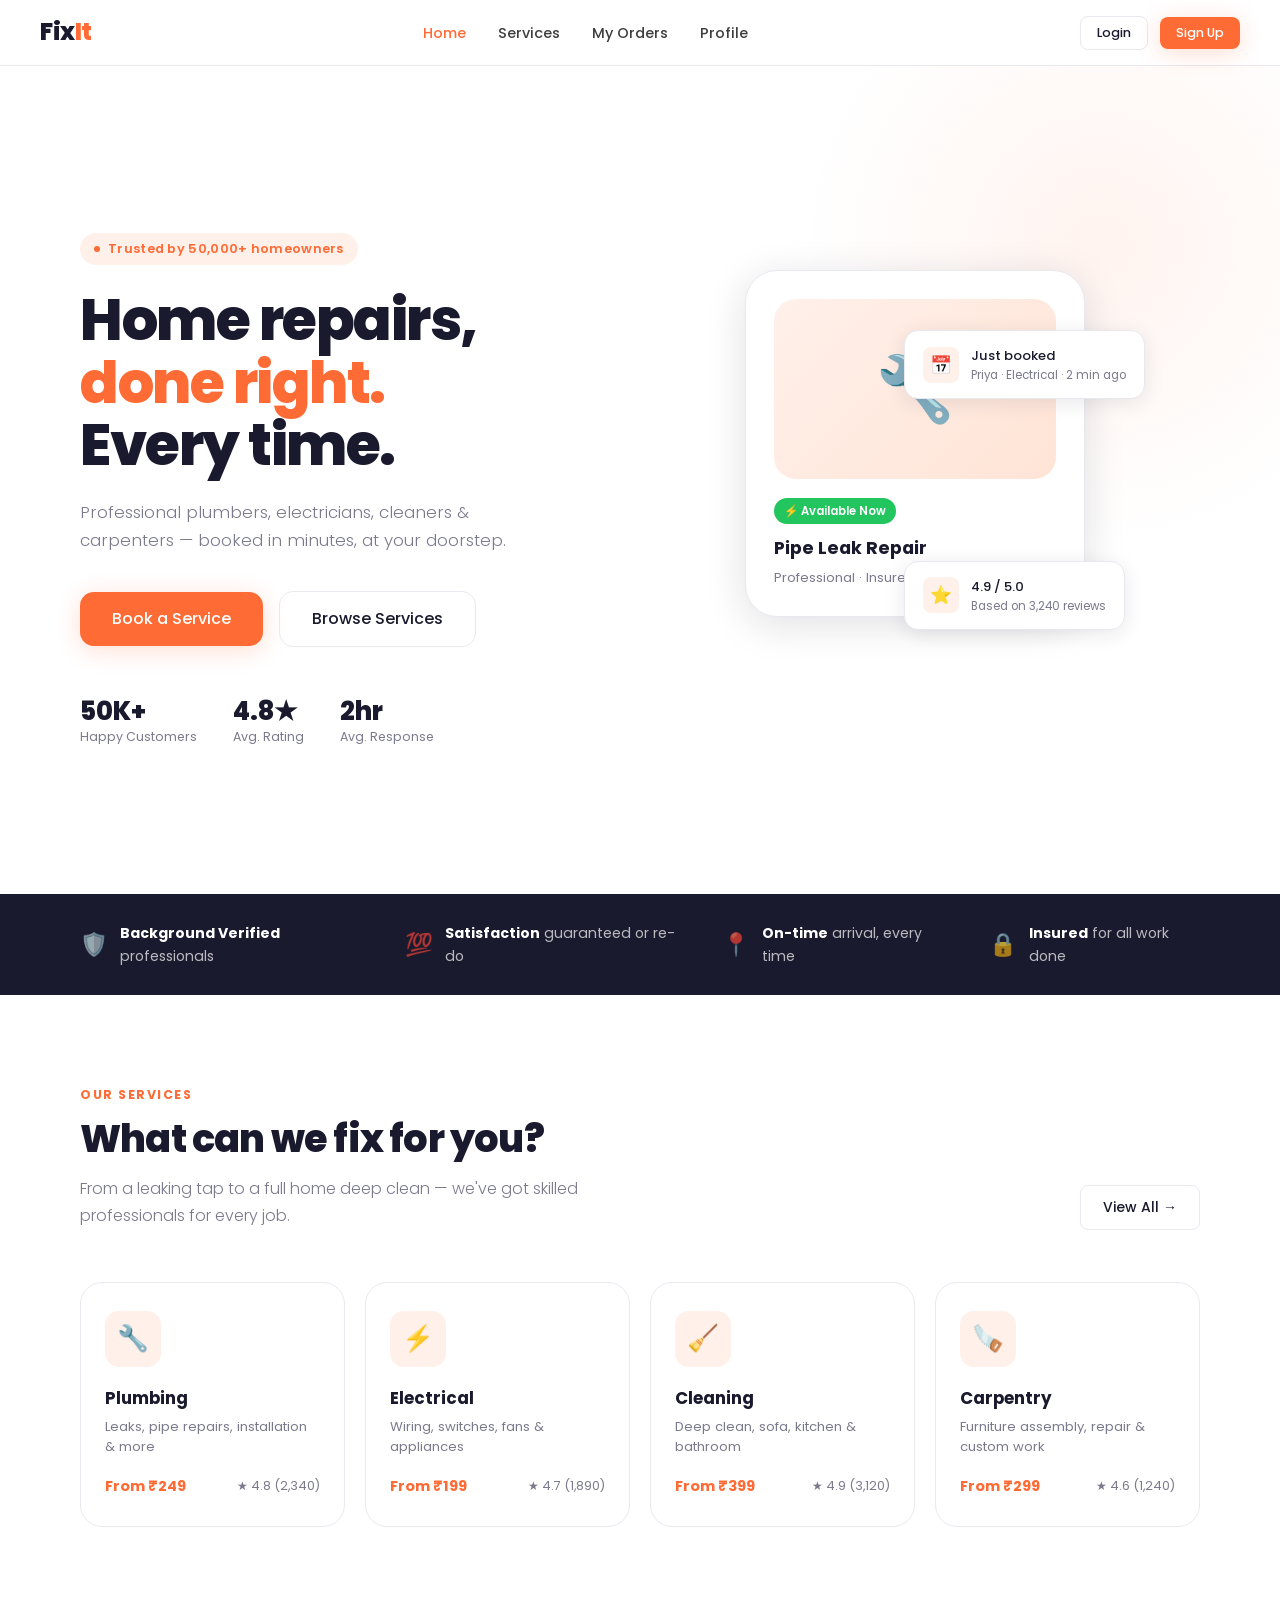
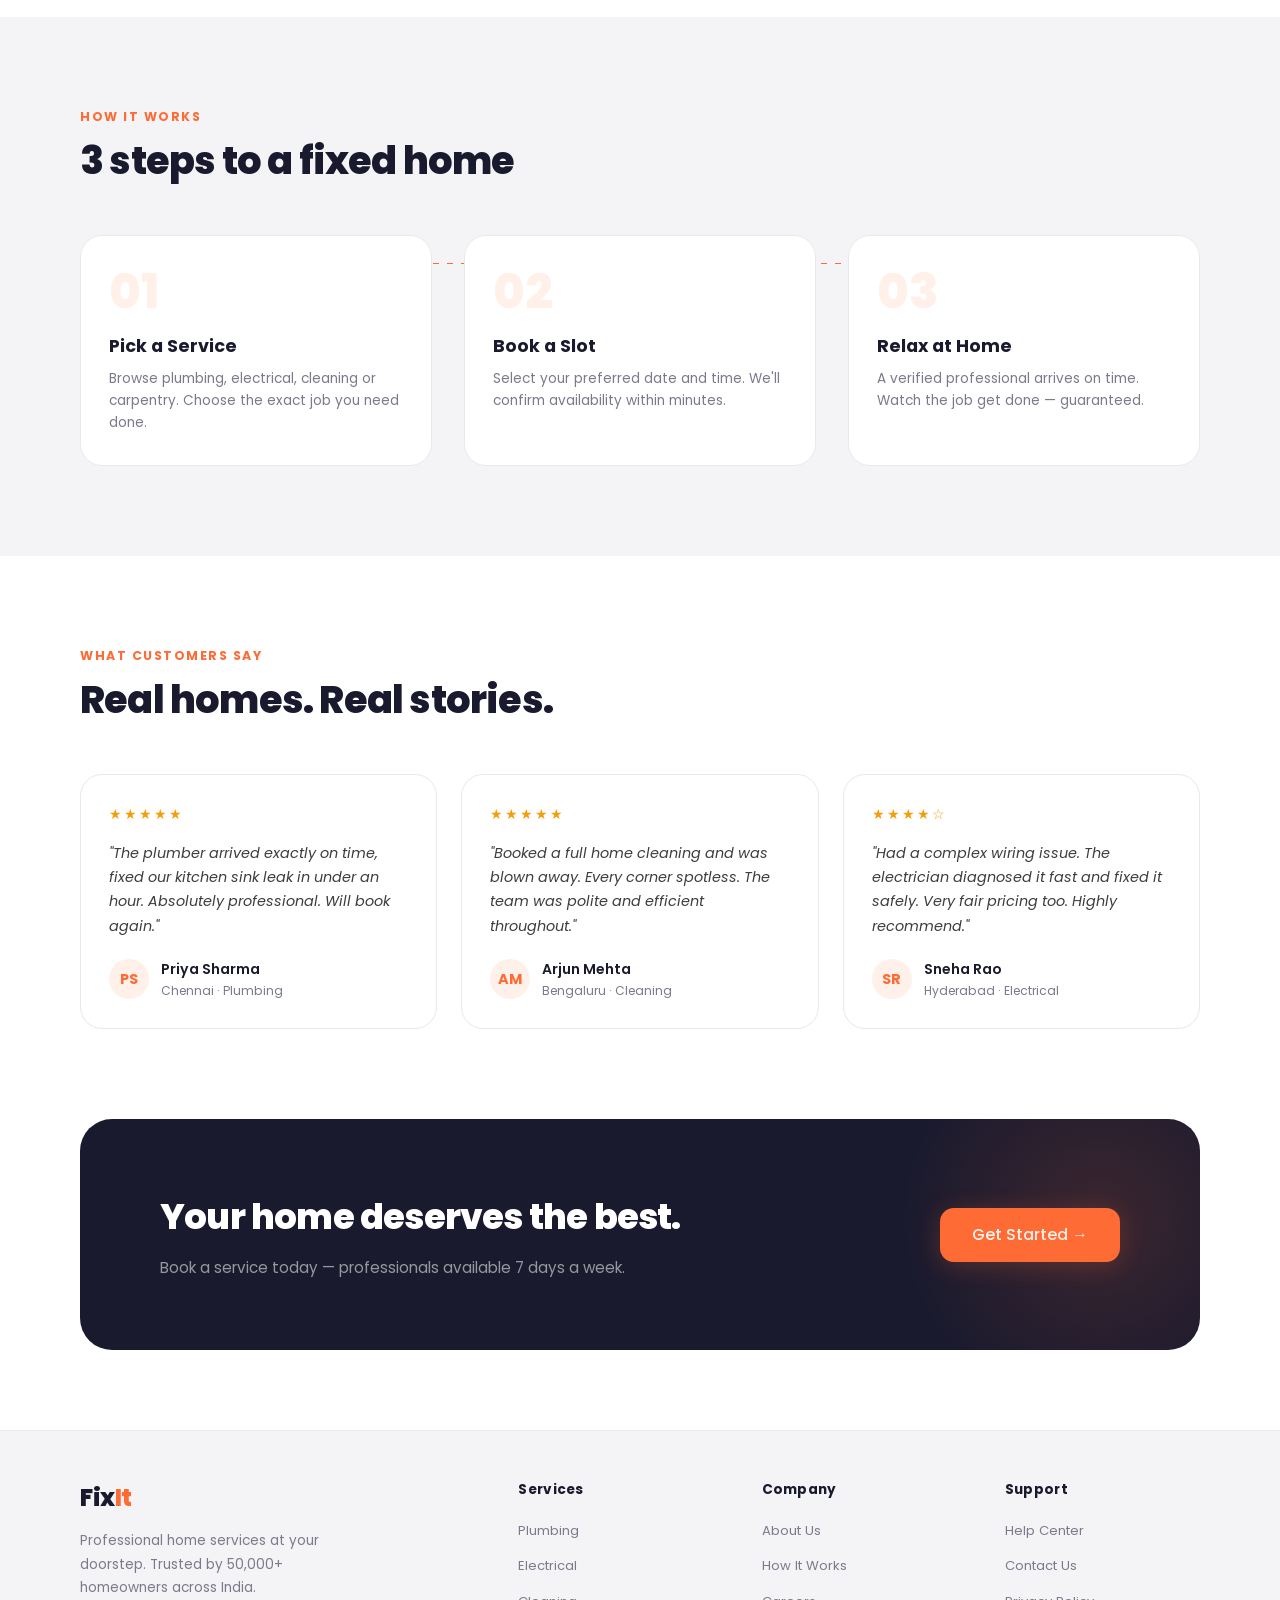
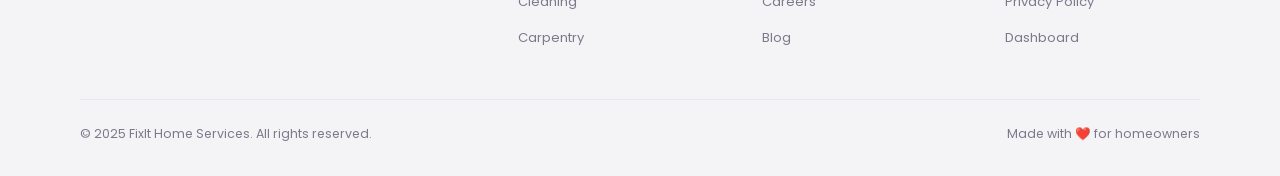
<file: index.html>
<!DOCTYPE html>
<html lang="en">
<head>
  <meta charset="UTF-8">
  <meta name="viewport" content="width=device-width, initial-scale=1.0">
  <title>FixIt — Home Services at Your Doorstep</title>
  <link rel="stylesheet" href="style.css">
  <!-- Twilio Segment snippet (replace YOUR_WRITE_KEY) -->
  <script>
    !function(){var i="analytics",analytics=window[i]=window[i]||[];if(!analytics.initialize)if(analytics.invoked)window.console&&console.error&&console.error("Segment snippet included twice.");else{analytics.invoked=!0;analytics.methods=["trackSubmit","trackClick","trackLink","trackForm","pageview","identify","reset","group","track","ready","alias","debug","page","screen","once","off","on","addSourceMiddleware","addIntegrationMiddleware","setAnonymousId","addDestinationMiddleware","register"];analytics.factory=function(e){return function(){if(window[i].initialized)return window[i][e].apply(window[i],arguments);var n=Array.prototype.slice.call(arguments);if(["track","screen","alias","group","page","identify"].indexOf(e)>-1){var c=document.querySelector("link[rel='canonical']");n.push({__t:"bpc",c:c&&c.getAttribute("href")||void 0,p:location.pathname,u:location.href,s:location.search,t:document.title,r:document.referrer})}n.unshift(e);analytics.push(n);return analytics}};for(var n=0;n<analytics.methods.length;n++){var key=analytics.methods[n];analytics[key]=analytics.factory(key)}analytics.load=function(key,n){var t=document.createElement("script");t.type="text/javascript";t.async=!0;t.setAttribute("data-global-segment-analytics-key",i);t.src="https://cdn.segment.com/analytics.js/v1/"+key+"/analytics.min.js";var r=document.getElementsByTagName("script")[0];r.parentNode.insertBefore(t,r);analytics._loadOptions=n};analytics._writeKey="g0WYpINn0byl7RXVxPLKBFmQB4ZWXdEJ";analytics._cdn="https://cdn.segment.com";analytics.SNIPPET_VERSION="5.2.1";
    analytics.load("g0WYpINn0byl7RXVxPLKBFmQB4ZWXdEJ");
    }}();
  </script>
</head>
<body>

  <!-- NAVBAR -->
  <div id="navbarRoot"></div>

  <!-- AUTH MODAL -->
  <div id="authModalRoot"></div>

  <main class="page-content">

    <!-- HERO -->
    <section class="hero">
      <div class="hero-content">
        <div class="hero-eyebrow fade-up">Trusted by 50,000+ homeowners</div>
        <h1 class="hero-title fade-up delay-1">
          Home repairs,<br><span class="accent">done right.</span><br>Every time.
        </h1>
        <p class="hero-subtitle fade-up delay-2">
          Professional plumbers, electricians, cleaners & carpenters — booked in minutes, at your doorstep.
        </p>
        <div class="hero-actions fade-up delay-3">
          <a href="services.html" class="btn btn-primary btn-lg">Book a Service</a>
          <a href="services.html" class="btn btn-outline btn-lg">Browse Services</a>
        </div>
        <div class="hero-stats fade-up delay-4">
          <div class="stat-item">
            <div class="stat-num">50K+</div>
            <div class="stat-label">Happy Customers</div>
          </div>
          <div class="stat-item">
            <div class="stat-num">4.8★</div>
            <div class="stat-label">Avg. Rating</div>
          </div>
          <div class="stat-item">
            <div class="stat-num">2hr</div>
            <div class="stat-label">Avg. Response</div>
          </div>
        </div>
      </div>

      <div class="hero-visual fade-up delay-2">
        <div class="hero-card-stack">
          <div class="hero-main-card">
            <div class="hero-card-img">🔧</div>
            <div class="hero-card-badge">⚡ Available Now</div>
            <div class="hero-card-title">Pipe Leak Repair</div>
            <div class="hero-card-meta">Professional · Insured · Guaranteed</div>
          </div>
          <div class="hero-float-card card-booking">
            <div class="float-icon">📅</div>
            <div>
              <div class="float-label">Just booked</div>
              <div class="float-sub">Priya · Electrical · 2 min ago</div>
            </div>
          </div>
          <div class="hero-float-card card-rating">
            <div class="float-icon">⭐</div>
            <div>
              <div class="float-label">4.9 / 5.0</div>
              <div class="float-sub">Based on 3,240 reviews</div>
            </div>
          </div>
        </div>
      </div>
    </section>

    <!-- TRUST BANNER -->
    <div class="trust-banner">
      <div class="trust-item"><span class="trust-icon">🛡️</span> <span><strong>Background Verified</strong> professionals</span></div>
      <div class="trust-item"><span class="trust-icon">💯</span> <span><strong>Satisfaction</strong> guaranteed or re-do</span></div>
      <div class="trust-item"><span class="trust-icon">📍</span> <span><strong>On-time</strong> arrival, every time</span></div>
      <div class="trust-item"><span class="trust-icon">🔒</span> <span><strong>Insured</strong> for all work done</span></div>
    </div>

    <!-- SERVICES SECTION -->
    <section class="section">
      <div class="section-header-row">
        <div>
          <div class="section-label">Our Services</div>
          <h2 class="section-title">What can we fix for you?</h2>
          <p class="section-subtitle">From a leaking tap to a full home deep clean — we've got skilled professionals for every job.</p>
        </div>
        <a href="services.html" class="btn btn-outline">View All →</a>
      </div>

      <div class="services-grid" id="servicesGrid"></div>
    </section>

    <!-- HOW IT WORKS -->
    <section class="section section-alt">
      <div class="section-header">
        <div class="section-label">How It Works</div>
        <h2 class="section-title">3 steps to a fixed home</h2>
      </div>
      <div class="steps-grid">
        <div class="step-connector"></div>
        <div class="step-connector second"></div>

        <div class="step-card">
          <div class="step-num">01</div>
          <div class="step-title">Pick a Service</div>
          <p class="step-desc">Browse plumbing, electrical, cleaning or carpentry. Choose the exact job you need done.</p>
        </div>
        <div class="step-card">
          <div class="step-num">02</div>
          <div class="step-title">Book a Slot</div>
          <p class="step-desc">Select your preferred date and time. We'll confirm availability within minutes.</p>
        </div>
        <div class="step-card">
          <div class="step-num">03</div>
          <div class="step-title">Relax at Home</div>
          <p class="step-desc">A verified professional arrives on time. Watch the job get done — guaranteed.</p>
        </div>
      </div>
    </section>

    <!-- TESTIMONIALS -->
    <section class="section">
      <div class="section-header">
        <div class="section-label">What Customers Say</div>
        <h2 class="section-title">Real homes. Real stories.</h2>
      </div>
      <div class="testimonials-grid">
        <div class="testimonial-card">
          <div class="testimonial-stars">★★★★★</div>
          <p class="testimonial-text">"The plumber arrived exactly on time, fixed our kitchen sink leak in under an hour. Absolutely professional. Will book again."</p>
          <div class="testimonial-author">
            <div class="author-avatar">PS</div>
            <div>
              <div class="author-name">Priya Sharma</div>
              <div class="author-city">Chennai · Plumbing</div>
            </div>
          </div>
        </div>
        <div class="testimonial-card">
          <div class="testimonial-stars">★★★★★</div>
          <p class="testimonial-text">"Booked a full home cleaning and was blown away. Every corner spotless. The team was polite and efficient throughout."</p>
          <div class="testimonial-author">
            <div class="author-avatar">AM</div>
            <div>
              <div class="author-name">Arjun Mehta</div>
              <div class="author-city">Bengaluru · Cleaning</div>
            </div>
          </div>
        </div>
        <div class="testimonial-card">
          <div class="testimonial-stars">★★★★☆</div>
          <p class="testimonial-text">"Had a complex wiring issue. The electrician diagnosed it fast and fixed it safely. Very fair pricing too. Highly recommend."</p>
          <div class="testimonial-author">
            <div class="author-avatar">SR</div>
            <div>
              <div class="author-name">Sneha Rao</div>
              <div class="author-city">Hyderabad · Electrical</div>
            </div>
          </div>
        </div>
      </div>
    </section>

    <!-- CTA -->
    <div class="cta-section">
      <div>
        <h2 class="cta-title">Your home deserves the best.</h2>
        <p class="cta-sub">Book a service today — professionals available 7 days a week.</p>
      </div>
      <a href="services.html" class="btn btn-primary btn-lg">Get Started →</a>
    </div>

  </main>

  <!-- FOOTER -->
  <footer class="footer">
    <div class="footer-top">
      <div class="footer-brand">
        <a href="index.html" class="nav-logo">Fix<span>It</span></a>
        <p>Professional home services at your doorstep. Trusted by 50,000+ homeowners across India.</p>
      </div>
      <div class="footer-col">
        <h4>Services</h4>
        <ul>
          <li><a href="services.html?cat=plumbing">Plumbing</a></li>
          <li><a href="services.html?cat=electrical">Electrical</a></li>
          <li><a href="services.html?cat=cleaning">Cleaning</a></li>
          <li><a href="services.html?cat=carpentry">Carpentry</a></li>
        </ul>
      </div>
      <div class="footer-col">
        <h4>Company</h4>
        <ul>
          <li><a href="#">About Us</a></li>
          <li><a href="#">How It Works</a></li>
          <li><a href="#">Careers</a></li>
          <li><a href="#">Blog</a></li>
        </ul>
      </div>
      <div class="footer-col">
        <h4>Support</h4>
        <ul>
          <li><a href="#">Help Center</a></li>
          <li><a href="#">Contact Us</a></li>
          <li><a href="#">Privacy Policy</a></li>
          <li><a href="dashboard.html">Dashboard</a></li>
        </ul>
      </div>
    </div>
    <div class="footer-bottom">
      <span>© 2025 FixIt Home Services. All rights reserved.</span>
      <span>Made with ❤️ for homeowners</span>
    </div>
  </footer>

  <script src="app.js"></script>
  <script>
    // Render navbar + modal
    document.getElementById('navbarRoot').innerHTML = renderNavbar('Home');
    document.getElementById('authModalRoot').innerHTML = renderAuthModal();

    // Segment: Home Page Viewed
    Segment.page('Home Page', { referrer: document.referrer || 'direct' });

    // Render service cards
    const grid = document.getElementById('servicesGrid');
    Object.values(SERVICES).forEach((svc, i) => {
      const card = document.createElement('a');
      card.href = `services.html?cat=${svc.id}`;
      card.className = `service-card fade-up delay-${i + 1}`;
      card.innerHTML = `
        <div class="service-icon">${svc.icon}</div>
        <div class="service-name">${svc.name}</div>
        <p class="service-desc">${svc.desc}</p>
        <div class="service-meta">
          <span class="service-price">From ₹${Math.min(...svc.items.map(i => i.price))}</span>
          <span class="service-rating">★ ${svc.rating} (${svc.reviewCount.toLocaleString()})</span>
        </div>
      `;
      card.addEventListener('click', () => {
        Segment.track(`${svc.name} Service Viewed`, {
          category: svc.id,
          source: 'home_page',
        });
      });
      grid.appendChild(card);
    });
  </script>

</body>
</html>
</file>
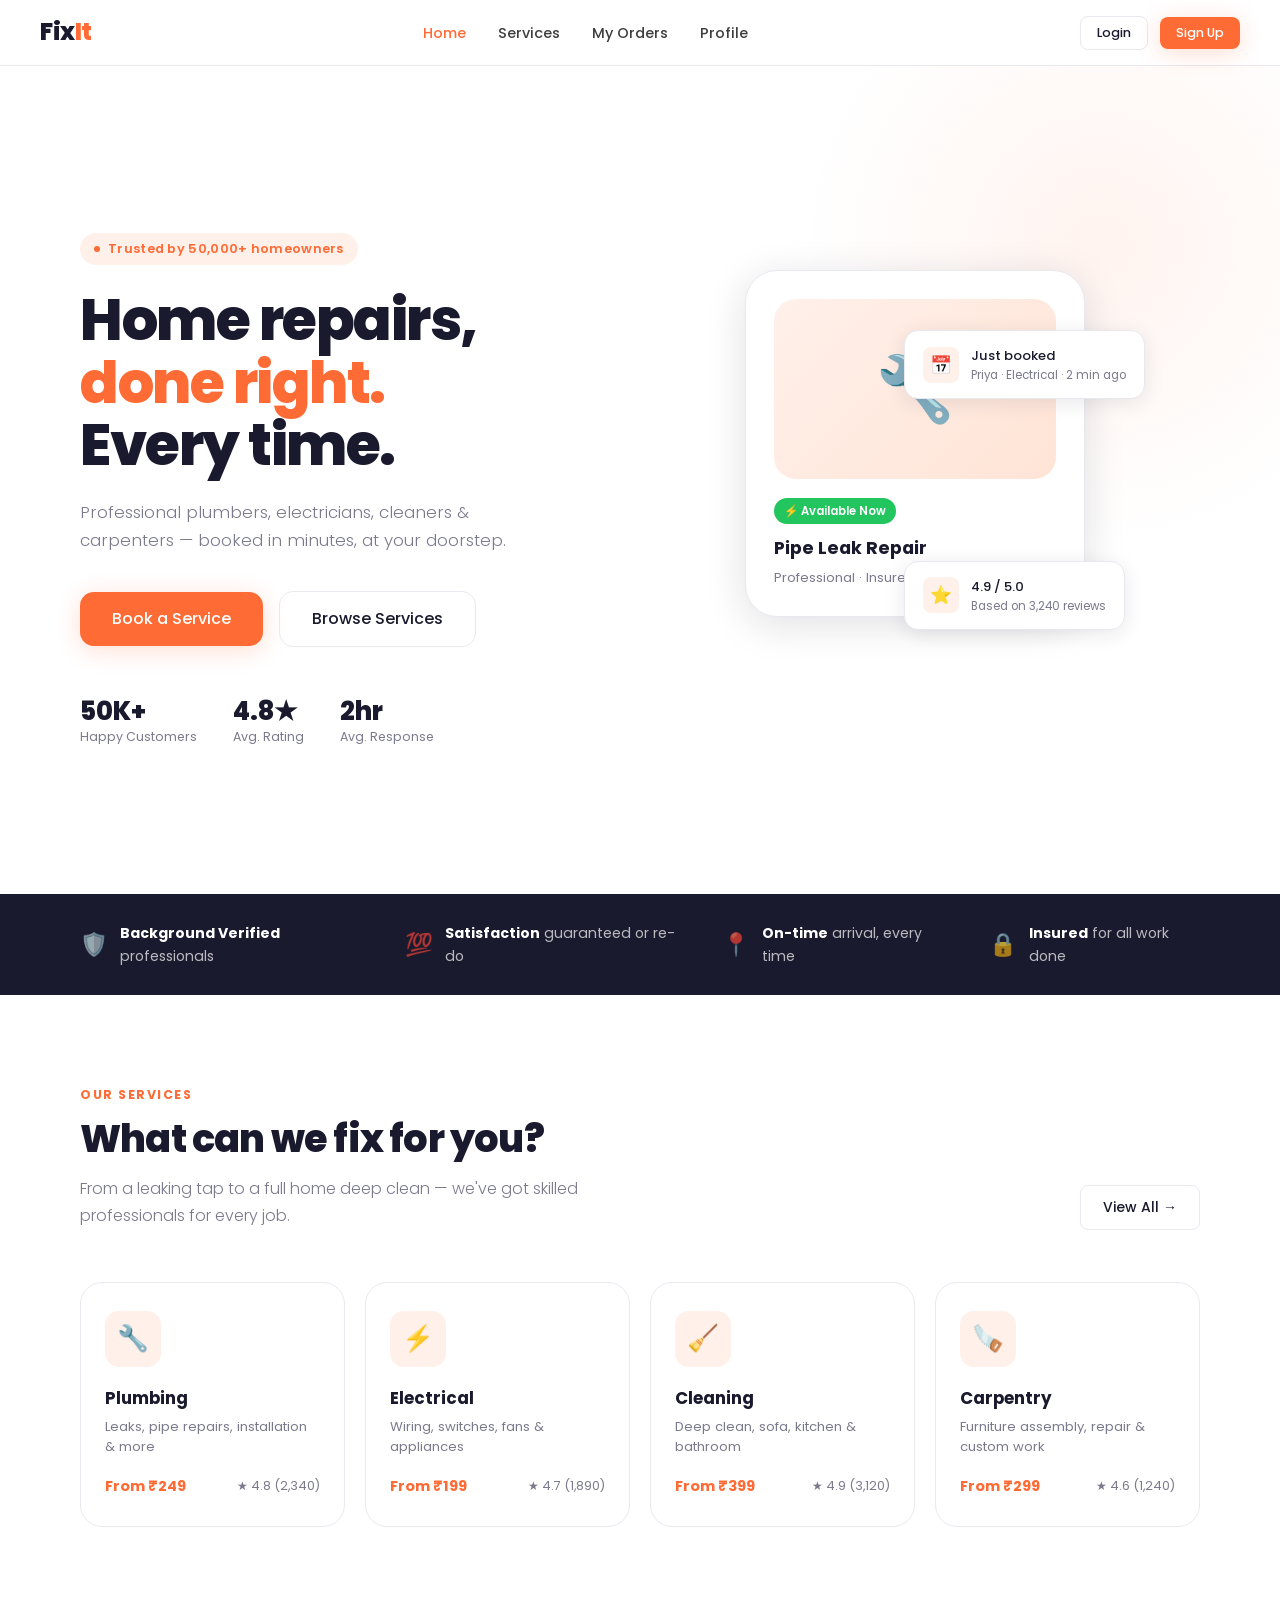
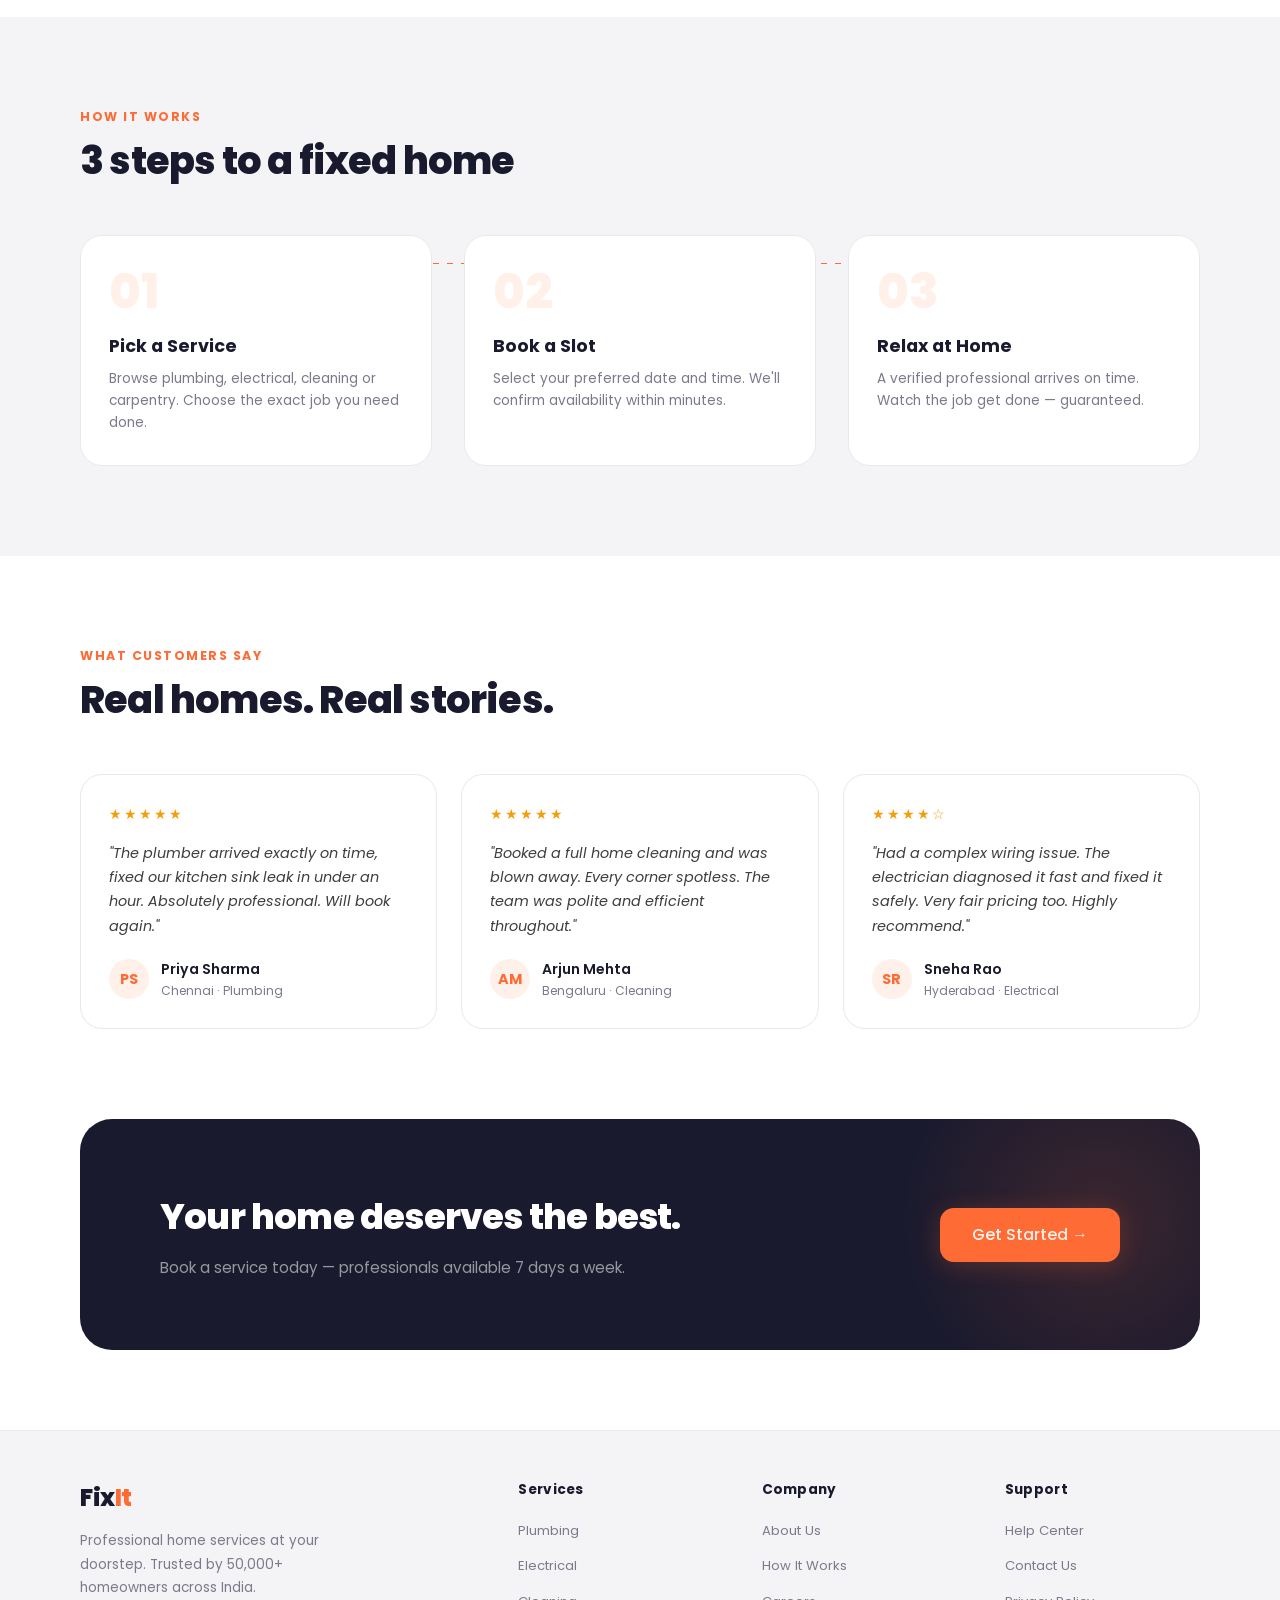
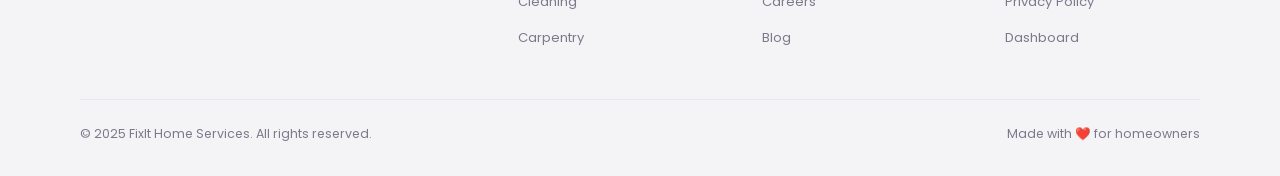
<file: booking.html>
<!DOCTYPE html>
<html lang="en">
<head>
  <meta charset="UTF-8">
  <meta name="viewport" content="width=device-width, initial-scale=1.0">
  <title>Book a Service — FixIt</title>
  <link rel="stylesheet" href="style.css">
  <style>
    .booking-page { padding: 40px 80px 80px; max-width: 1100px; margin: 0 auto; }

    /* ── PROGRESS BAR ── */
    .progress-bar {
      display: flex;
      align-items: center;
      margin-bottom: 48px;
    }
    .progress-step {
      display: flex;
      align-items: center;
      gap: 10px;
      flex: 1;
    }
    .progress-step:not(:last-child)::after {
      content: '';
      flex: 1;
      height: 2px;
      background: var(--gray-border);
      margin: 0 12px;
      transition: background 0.3s;
    }
    .progress-step.done:not(:last-child)::after { background: var(--orange); }
    .step-circle {
      width: 36px; height: 36px;
      border-radius: 50%;
      border: 2px solid var(--gray-border);
      display: flex; align-items: center; justify-content: center;
      font-size: 0.8rem; font-weight: 700;
      color: var(--gray-mid);
      background: var(--white);
      transition: all 0.3s;
      flex-shrink: 0;
    }
    .progress-step.active .step-circle { border-color: var(--orange); background: var(--orange); color: var(--white); }
    .progress-step.done .step-circle { border-color: var(--orange); background: var(--orange); color: var(--white); }
    .step-label { font-size: 0.8rem; font-weight: 500; color: var(--gray-mid); white-space: nowrap; }
    .progress-step.active .step-label { color: var(--orange); font-weight: 600; }
    .progress-step.done .step-label { color: var(--navy); }

    /* ── LAYOUT ── */
    .booking-layout { display: grid; grid-template-columns: 1fr 360px; gap: 32px; align-items: start; }

    /* ── STEP PANELS ── */
    .step-panel { display: none; }
    .step-panel.active { display: block; animation: fadeUp 0.35s forwards; }
    .panel-title { font-family: var(--font-display); font-size: 1.4rem; font-weight: 700; color: var(--navy); margin-bottom: 6px; }
    .panel-sub { font-size: 0.85rem; color: var(--gray-mid); margin-bottom: 28px; }

    /* ── SERVICE SELECTOR ── */
    .service-selector-grid { display: grid; grid-template-columns: 1fr 1fr; gap: 14px; margin-bottom: 24px; }
    .service-option {
      border: 2px solid var(--gray-border);
      border-radius: var(--radius-md);
      padding: 18px; cursor: pointer;
      transition: all 0.2s;
      display: flex; align-items: center; gap: 14px;
    }
    .service-option:hover { border-color: var(--orange); }
    .service-option.selected { border-color: var(--orange); background: var(--orange-pale); }
    .service-option-icon {
      width: 44px; height: 44px;
      border-radius: var(--radius-sm);
      background: var(--orange-pale);
      display: flex; align-items: center; justify-content: center;
      font-size: 1.3rem; flex-shrink: 0;
    }
    .service-option.selected .service-option-icon { background: var(--white); }
    .service-option-name { font-weight: 600; font-size: 0.9rem; color: var(--navy); margin-bottom: 2px; }
    .service-option-price { font-size: 0.78rem; color: var(--orange); font-weight: 600; }
    .sub-service-select {
      width: 100%; padding: 12px 16px;
      border: 1.5px solid var(--gray-border);
      border-radius: var(--radius-sm);
      font-family: var(--font-body); font-size: 0.9rem; color: var(--navy);
      background: var(--white); cursor: pointer; transition: border-color 0.2s;
      appearance: none;
      background-image: url("data:image/svg+xml,%3Csvg xmlns='http://www.w3.org/2000/svg' width='12' height='8' viewBox='0 0 12 8'%3E%3Cpath d='M1 1l5 5 5-5' stroke='%237A7A8C' stroke-width='1.5' fill='none' stroke-linecap='round'/%3E%3C/svg%3E");
      background-repeat: no-repeat; background-position: right 16px center;
      padding-right: 40px; margin-bottom: 24px;
    }
    .sub-service-select:focus { outline: none; border-color: var(--orange); }

    /* ── CALENDAR ── */
    .calendar-wrapper { background: var(--white); border: 1.5px solid var(--gray-border); border-radius: var(--radius-lg); padding: 24px; margin-bottom: 24px; }
    .calendar-header { display: flex; align-items: center; justify-content: space-between; margin-bottom: 20px; }
    .cal-month { font-family: var(--font-display); font-size: 1rem; font-weight: 700; color: var(--navy); }
    .cal-nav {
      width: 32px; height: 32px; border-radius: 50%;
      background: var(--gray-light); border: none; cursor: pointer;
      display: flex; align-items: center; justify-content: center;
      font-size: 0.9rem; color: var(--navy); transition: all 0.2s;
    }
    .cal-nav:hover { background: var(--orange-pale); color: var(--orange); }
    .calendar-grid { display: grid; grid-template-columns: repeat(7, 1fr); gap: 4px; }
    .cal-day-label { text-align: center; font-size: 0.72rem; font-weight: 600; color: var(--gray-mid); padding: 4px 0 8px; text-transform: uppercase; letter-spacing: 0.5px; }
    .cal-day {
      aspect-ratio: 1; display: flex; align-items: center; justify-content: center;
      border-radius: 50%; font-size: 0.82rem; font-weight: 500;
      cursor: pointer; transition: all 0.15s; color: var(--navy);
    }
    .cal-day:hover:not(.disabled):not(.empty) { background: var(--orange-pale); color: var(--orange); }
    .cal-day.selected { background: var(--orange); color: var(--white); font-weight: 700; }
    .cal-day.today { border: 1.5px solid var(--orange); color: var(--orange); font-weight: 700; }
    .cal-day.today.selected { border-color: transparent; color: var(--white); }
    .cal-day.disabled { color: var(--gray-border); cursor: not-allowed; }
    .cal-day.empty { pointer-events: none; }

    /* ── TIME SLOTS ── */
    .time-slots-title { font-weight: 600; font-size: 0.88rem; color: var(--navy); margin-bottom: 12px; }
    .time-slots-grid { display: grid; grid-template-columns: repeat(4, 1fr); gap: 10px; }
    .time-slot {
      padding: 10px 8px; border: 1.5px solid var(--gray-border);
      border-radius: var(--radius-sm); text-align: center;
      font-size: 0.8rem; font-weight: 500; cursor: pointer;
      transition: all 0.2s; color: var(--navy);
    }
    .time-slot:hover { border-color: var(--orange); color: var(--orange); }
    .time-slot.selected { background: var(--orange); border-color: var(--orange); color: var(--white); font-weight: 600; }
    .time-slot.unavailable { background: var(--gray-light); color: var(--gray-border); cursor: not-allowed; border-color: var(--gray-border); }

    /* ── ADDRESS ── */
    .address-form { display: flex; flex-direction: column; gap: 16px; }
    .form-row { display: grid; grid-template-columns: 1fr 1fr; gap: 16px; }
    .address-note { background: var(--orange-pale); border-radius: var(--radius-sm); padding: 12px 16px; font-size: 0.8rem; color: var(--gray-dark); display: flex; align-items: center; gap: 8px; }

    /* ── SUMMARY CARD ── */
    .summary-card { background: var(--white); border: 1.5px solid var(--gray-border); border-radius: var(--radius-lg); padding: 24px; position: sticky; top: 90px; }
    .summary-title { font-family: var(--font-display); font-size: 1rem; font-weight: 700; color: var(--navy); margin-bottom: 20px; padding-bottom: 16px; border-bottom: 1px solid var(--gray-border); }
    .summary-service { display: flex; align-items: center; gap: 14px; margin-bottom: 20px; padding-bottom: 20px; border-bottom: 1px solid var(--gray-border); }
    .summary-service-icon { width: 48px; height: 48px; border-radius: var(--radius-md); background: var(--orange-pale); display: flex; align-items: center; justify-content: center; font-size: 1.4rem; }
    .summary-service-name { font-weight: 600; font-size: 0.9rem; color: var(--navy); margin-bottom: 3px; }
    .summary-service-cat { font-size: 0.75rem; color: var(--gray-mid); }
    .summary-rows { display: flex; flex-direction: column; gap: 12px; margin-bottom: 20px; }
    .summary-row { display: flex; justify-content: space-between; align-items: center; font-size: 0.85rem; }
    .summary-row .label { color: var(--gray-mid); }
    .summary-row .value { font-weight: 500; color: var(--navy); }
    .summary-row .value.empty { color: var(--gray-border); font-style: italic; font-weight: 400; }
    .summary-total { display: flex; justify-content: space-between; align-items: center; padding-top: 16px; border-top: 1.5px solid var(--gray-border); margin-bottom: 20px; }
    .summary-total .label { font-weight: 600; font-size: 0.9rem; color: var(--navy); }
    .summary-total .amount { font-family: var(--font-display); font-size: 1.4rem; font-weight: 800; color: var(--orange); }
    .summary-trust { display: flex; flex-direction: column; gap: 8px; }
    .trust-row { display: flex; align-items: center; gap: 8px; font-size: 0.78rem; color: var(--gray-mid); }

    /* ── CONFIRMATION ── */
    .confirmation-screen { text-align: center; padding: 48px 32px; }
    .confirm-icon { width: 80px; height: 80px; background: #DCFCE7; border-radius: 50%; display: flex; align-items: center; justify-content: center; font-size: 2.2rem; margin: 0 auto 24px; }
    .confirm-title { font-family: var(--font-display); font-size: 1.7rem; font-weight: 800; color: var(--navy); margin-bottom: 10px; }
    .confirm-sub { font-size: 0.9rem; color: var(--gray-mid); margin-bottom: 32px; line-height: 1.7; }
    .confirm-details { background: var(--gray-light); border-radius: var(--radius-lg); padding: 24px; margin-bottom: 32px; text-align: left; display: flex; flex-direction: column; gap: 14px; }
    .confirm-detail-row { display: flex; justify-content: space-between; font-size: 0.88rem; }
    .confirm-detail-row .label { color: var(--gray-mid); }
    .confirm-detail-row .value { font-weight: 600; color: var(--navy); }
    .confirm-actions { display: flex; gap: 12px; justify-content: center; }

    @media (max-width: 1024px) { .booking-layout { grid-template-columns: 1fr; } .summary-card { position: static; } .booking-page { padding: 32px 40px 60px; } }
    @media (max-width: 768px) { .booking-page { padding: 24px 20px 60px; } .service-selector-grid { grid-template-columns: 1fr; } .time-slots-grid { grid-template-columns: repeat(3, 1fr); } .form-row { grid-template-columns: 1fr; } }
  </style>
  <script>
    !function(){var i="analytics",analytics=window[i]=window[i]||[];if(!analytics.initialize)if(analytics.invoked)window.console&&console.error&&console.error("Segment snippet included twice.");else{analytics.invoked=!0;analytics.methods=["trackSubmit","trackClick","trackLink","trackForm","pageview","identify","reset","group","track","ready","alias","debug","page","screen","once","off","on","addSourceMiddleware","addIntegrationMiddleware","setAnonymousId","addDestinationMiddleware","register"];analytics.factory=function(e){return function(){if(window[i].initialized)return window[i][e].apply(window[i],arguments);var n=Array.prototype.slice.call(arguments);if(["track","screen","alias","group","page","identify"].indexOf(e)>-1){var c=document.querySelector("link[rel='canonical']");n.push({__t:"bpc",c:c&&c.getAttribute("href")||void 0,p:location.pathname,u:location.href,s:location.search,t:document.title,r:document.referrer})}n.unshift(e);analytics.push(n);return analytics}};for(var n=0;n<analytics.methods.length;n++){var key=analytics.methods[n];analytics[key]=analytics.factory(key)}analytics.load=function(key,n){var t=document.createElement("script");t.type="text/javascript";t.async=!0;t.setAttribute("data-global-segment-analytics-key",i);t.src="https://cdn.segment.com/analytics.js/v1/"+key+"/analytics.min.js";var r=document.getElementsByTagName("script")[0];r.parentNode.insertBefore(t,r);analytics._loadOptions=n};analytics._writeKey="g0WYpINn0byl7RXVxPLKBFmQB4ZWXdEJ";analytics._cdn="https://cdn.segment.com";analytics.SNIPPET_VERSION="5.2.1";
    analytics.load("g0WYpINn0byl7RXVxPLKBFmQB4ZWXdEJ");
    }}();
  </script>
</head>
<body>
  <div id="navbarRoot"></div>
  <div id="authModalRoot"></div>

  <main class="page-content">
    <div class="booking-page">

      <div class="progress-bar" id="progressBar">
        <div class="progress-step active" id="ps1"><div class="step-circle">1</div><span class="step-label">Choose Service</span></div>
        <div class="progress-step" id="ps2"><div class="step-circle">2</div><span class="step-label">Date & Time</span></div>
        <div class="progress-step" id="ps3"><div class="step-circle">3</div><span class="step-label">Your Address</span></div>
        <div class="progress-step" id="ps4"><div class="step-circle">4</div><span class="step-label">Confirm</span></div>
      </div>

      <div class="booking-layout">

        <!-- LEFT: Steps -->
        <div id="stepsContainer">

          <!-- STEP 1 -->
          <div class="step-panel active" id="step1">
            <div class="panel-title">What do you need help with?</div>
            <p class="panel-sub">Select a service category and then the specific job.</p>
            <div class="service-selector-grid" id="catSelectorGrid"></div>
            <div class="form-group">
              <label class="form-label">Select specific service</label>
              <select class="sub-service-select" id="subServiceSelect" onchange="onSubServiceChange()">
                <option value="">-- Choose a service --</option>
              </select>
            </div>
            <button class="btn btn-primary btn-lg" onclick="goToStep(2)" id="step1Next" disabled style="opacity:0.5;cursor:not-allowed">
              Continue to Date & Time →
            </button>
          </div>

          <!-- STEP 2 -->
          <div class="step-panel" id="step2">
            <div class="panel-title">When should we come?</div>
            <p class="panel-sub">Pick a date and a convenient time slot.</p>
            <div class="calendar-wrapper">
              <div class="calendar-header">
                <button class="cal-nav" onclick="prevMonth()">‹</button>
                <div class="cal-month" id="calMonthLabel"></div>
                <button class="cal-nav" onclick="nextMonth()">›</button>
              </div>
              <div class="calendar-grid" id="calGrid"></div>
            </div>
            <div class="time-slots-title">Available Time Slots</div>
            <div class="time-slots-grid" id="timeSlotsGrid"></div>
            <div style="display:flex;gap:12px;margin-top:24px">
              <button class="btn btn-outline btn-lg" onclick="goToStep(1)">← Back</button>
              <button class="btn btn-primary btn-lg" onclick="goToStep(3)" id="step2Next" style="flex:1;justify-content:center;opacity:0.5;cursor:not-allowed" disabled>Continue to Address →</button>
            </div>
          </div>

          <!-- STEP 3 -->
          <div class="step-panel" id="step3">
            <div class="panel-title">Where should we come?</div>
            <p class="panel-sub">Enter your address so the professional can reach you.</p>
            <div class="address-form">
              <div class="form-row">
                <div class="form-group" style="margin:0"><label class="form-label">Full Name</label><input class="form-input" id="addrName" type="text" placeholder="Ravi Kumar"></div>
                <div class="form-group" style="margin:0"><label class="form-label">Phone Number</label><input class="form-input" id="addrPhone" type="tel" placeholder="+1 555 000 0000"></div>
              </div>
              <div class="form-group" style="margin:0"><label class="form-label">Street Address</label><input class="form-input" id="addrStreet" type="text" placeholder="123 Main Street, Apt 4B"></div>
              <div class="form-row">
                <div class="form-group" style="margin:0"><label class="form-label">City</label><input class="form-input" id="addrCity" type="text" placeholder="New York"></div>
                <div class="form-group" style="margin:0"><label class="form-label">ZIP Code</label><input class="form-input" id="addrZip" type="text" placeholder="10001"></div>
              </div>
              <div class="form-group" style="margin:0"><label class="form-label">Landmark / Instructions (optional)</label><input class="form-input" id="addrLandmark" type="text" placeholder="Near the blue gate, ring bell twice"></div>
              <div class="address-note">📍 Your address is only shared with the assigned professional after confirmation.</div>
            </div>
            <div style="display:flex;gap:12px;margin-top:24px">
              <button class="btn btn-outline btn-lg" onclick="goToStep(2)">← Back</button>
              <button class="btn btn-primary btn-lg" onclick="goToStep(4)" style="flex:1;justify-content:center">Review & Confirm →</button>
            </div>
          </div>

          <!-- STEP 4 -->
          <div class="step-panel" id="step4">
            <div class="panel-title">Review your booking</div>
            <p class="panel-sub">Everything look good? Confirm to lock in your slot.</p>
            <div class="confirm-details" id="reviewDetails"></div>
            <div style="background:var(--orange-pale);border-radius:var(--radius-md);padding:14px 16px;font-size:0.82rem;color:var(--gray-dark);margin-bottom:24px;line-height:1.6;">
              💳 <strong>Payment on completion.</strong> No advance payment needed. Pay after the professional finishes the job.
            </div>
            <div style="display:flex;gap:12px">
              <button class="btn btn-outline btn-lg" onclick="goToStep(3)">← Back</button>
              <button class="btn btn-primary btn-lg" onclick="confirmBooking()" style="flex:1;justify-content:center">✓ Confirm Booking</button>
            </div>
          </div>

          <!-- STEP 5: Confirmation -->
          <div class="step-panel" id="step5">
            <div class="confirmation-screen">
              <div class="confirm-icon">✓</div>
              <div class="confirm-title">Booking Confirmed!</div>
              <p class="confirm-sub">Your professional will arrive at the scheduled time.<br>You'll receive a confirmation on your registered contact.</p>
              <div class="confirm-details" id="confirmDetails"></div>
              <div class="confirm-actions">
                <a href="orders.html" class="btn btn-primary btn-lg">View My Orders</a>
                <a href="services.html" class="btn btn-outline btn-lg">Book Another</a>
              </div>
            </div>
          </div>

        </div>

        <!-- RIGHT: Summary -->
        <div class="summary-card" id="summaryCard">
          <div class="summary-title">Order Summary</div>
          <div class="summary-service">
            <div class="summary-service-icon" id="summaryIcon">🏠</div>
            <div>
              <div class="summary-service-name" id="summaryName">No service selected</div>
              <div class="summary-service-cat" id="summaryCat">Choose a service to begin</div>
            </div>
          </div>
          <div class="summary-rows">
            <div class="summary-row"><span class="label">Date</span><span class="value empty" id="summaryDate">Not selected</span></div>
            <div class="summary-row"><span class="label">Time</span><span class="value empty" id="summaryTime">Not selected</span></div>
            <div class="summary-row"><span class="label">Address</span><span class="value empty" id="summaryAddress">Not entered</span></div>
          </div>
          <div class="summary-total">
            <span class="label">Total</span>
            <span class="amount" id="summaryTotal">—</span>
          </div>
          <div class="summary-trust">
            <div class="trust-row">✓ <span>Verified professional assigned</span></div>
            <div class="trust-row">✓ <span>Pay only after completion</span></div>
            <div class="trust-row">✓ <span>Free re-service if unsatisfied</span></div>
          </div>
        </div>

      </div>
    </div>
  </main>

  <script src="app.js"></script>
  <script>
    document.getElementById('navbarRoot').innerHTML = renderNavbar('');
    document.getElementById('authModalRoot').innerHTML = renderAuthModal();

    const user = Auth.require();
    if (user) {
      document.getElementById('addrName').value = user.name || '';
      document.getElementById('addrPhone').value = user.phone || '';
      document.getElementById('addrCity').value = user.city || '';
    }

    const urlParams = new URLSearchParams(window.location.search);
    const preSelectedCat = urlParams.get('cat') || null;
    const preSelectedItem = urlParams.get('item') || null;

    Segment.page('Booking Page', { preSelectedService: preSelectedCat });

    const bookingState = {
      category: null, categoryName: null,
      serviceId: null, serviceName: null, serviceIcon: null, price: null,
      date: null, time: null, address: null,
      bookingStartFired: false,
    };

    let calYear, calMonth;
    const now = new Date();
    calYear = now.getFullYear();
    calMonth = now.getMonth();

    // ── Category Selector ──
    const catGrid = document.getElementById('catSelectorGrid');
    Object.values(SERVICES).forEach(svc => {
      const el = document.createElement('div');
      el.className = 'service-option';
      el.id = `cat_${svc.id}`;
      el.innerHTML = `
        <div class="service-option-icon">${svc.icon}</div>
        <div>
          <div class="service-option-name">${svc.name}</div>
          <div class="service-option-price">From $${Math.min(...svc.items.map(i => i.price))}</div>
        </div>`;
      el.addEventListener('click', () => selectCategory(svc.id));
      catGrid.appendChild(el);
    });

    function selectCategory(catId) {
      document.querySelectorAll('.service-option').forEach(el => el.classList.remove('selected'));
      document.getElementById(`cat_${catId}`).classList.add('selected');
      bookingState.category = catId;
      bookingState.categoryName = SERVICES[catId].name;
      bookingState.serviceId = null;
      bookingState.serviceName = null;
      const select = document.getElementById('subServiceSelect');
      select.innerHTML = '<option value="">-- Choose a specific service --</option>';
      SERVICES[catId].items.forEach(item => {
        const opt = document.createElement('option');
        opt.value = item.id;
        opt.textContent = `${item.name} — $${item.price}`;
        select.appendChild(opt);
      });
      updateStep1Next();
    }

    function onSubServiceChange() {
      const catId = bookingState.category;
      const itemId = document.getElementById('subServiceSelect').value;
      if (!catId || !itemId) return;
      const item = SERVICES[catId].items.find(i => i.id === itemId);
      bookingState.serviceId = item.id;
      bookingState.serviceName = item.name;
      bookingState.serviceIcon = item.icon;
      bookingState.price = item.price;
      updateSummary();
      updateStep1Next();
      Segment.track(`${SERVICES[catId].name} Service Viewed`, {
        category: catId, serviceName: item.name,
        serviceId: item.id, price: item.price, source: 'booking_page',
      });
    }

    function updateStep1Next() {
      const btn = document.getElementById('step1Next');
      const ready = bookingState.category && bookingState.serviceId;
      btn.disabled = !ready;
      btn.style.opacity = ready ? '1' : '0.5';
      btn.style.cursor = ready ? 'pointer' : 'not-allowed';
    }

    if (preSelectedCat && SERVICES[preSelectedCat]) {
      selectCategory(preSelectedCat);
      if (preSelectedItem) {
        setTimeout(() => {
          document.getElementById('subServiceSelect').value = preSelectedItem;
          onSubServiceChange();
        }, 50);
      }
    }

    // ── Calendar ──
    const TIME_SLOTS = ['8:00 AM','9:00 AM','10:00 AM','11:00 AM','12:00 PM','2:00 PM','3:00 PM','4:00 PM','5:00 PM','6:00 PM'];
    const UNAVAILABLE = [2, 5];

    function renderCalendar() {
      const monthNames = ['January','February','March','April','May','June','July','August','September','October','November','December'];
      document.getElementById('calMonthLabel').textContent = `${monthNames[calMonth]} ${calYear}`;
      const grid = document.getElementById('calGrid');
      grid.innerHTML = '';
      ['Su','Mo','Tu','We','Th','Fr','Sa'].forEach(d => {
        const el = document.createElement('div');
        el.className = 'cal-day-label';
        el.textContent = d;
        grid.appendChild(el);
      });
      const firstDay = new Date(calYear, calMonth, 1).getDay();
      const daysInMonth = new Date(calYear, calMonth + 1, 0).getDate();
      const today = new Date();
      for (let i = 0; i < firstDay; i++) {
        const el = document.createElement('div'); el.className = 'cal-day empty'; grid.appendChild(el);
      }
      for (let d = 1; d <= daysInMonth; d++) {
        const el = document.createElement('div');
        const thisDate = new Date(calYear, calMonth, d);
        const isPast = thisDate < new Date(today.getFullYear(), today.getMonth(), today.getDate());
        const isToday = d === today.getDate() && calMonth === today.getMonth() && calYear === today.getFullYear();
        const dateStr = `${calYear}-${String(calMonth+1).padStart(2,'0')}-${String(d).padStart(2,'0')}`;
        const isSelected = bookingState.date === dateStr;
        el.className = `cal-day${isPast ? ' disabled' : ''}${isToday ? ' today' : ''}${isSelected ? ' selected' : ''}`;
        el.textContent = d;
        if (!isPast) el.addEventListener('click', () => selectDate(dateStr, el));
        grid.appendChild(el);
      }
    }

    function selectDate(dateStr, el) {
      document.querySelectorAll('.cal-day.selected').forEach(d => d.classList.remove('selected'));
      el.classList.add('selected');
      bookingState.date = dateStr;
      const [y, m, d] = dateStr.split('-');
      const months = ['Jan','Feb','Mar','Apr','May','Jun','Jul','Aug','Sep','Oct','Nov','Dec'];
      document.getElementById('summaryDate').textContent = `${months[parseInt(m)-1]} ${parseInt(d)}, ${y}`;
      document.getElementById('summaryDate').classList.remove('empty');
      renderTimeSlots();
      updateStep2Next();
    }

    function prevMonth() { calMonth--; if (calMonth < 0) { calMonth = 11; calYear--; } renderCalendar(); }
    function nextMonth() { calMonth++; if (calMonth > 11) { calMonth = 0; calYear++; } renderCalendar(); }

    function renderTimeSlots() {
      const grid = document.getElementById('timeSlotsGrid');
      grid.innerHTML = '';
      TIME_SLOTS.forEach((slot, i) => {
        const el = document.createElement('div');
        const isUnavail = UNAVAILABLE.includes(i);
        const isSelected = bookingState.time === slot;
        el.className = `time-slot${isUnavail ? ' unavailable' : ''}${isSelected ? ' selected' : ''}`;
        el.textContent = slot;
        if (!isUnavail) el.addEventListener('click', () => selectTime(slot, el));
        grid.appendChild(el);
      });
    }

    function selectTime(slot, el) {
      document.querySelectorAll('.time-slot.selected').forEach(t => t.classList.remove('selected'));
      el.classList.add('selected');
      bookingState.time = slot;
      document.getElementById('summaryTime').textContent = slot;
      document.getElementById('summaryTime').classList.remove('empty');
      Segment.track('Booking Date Selected', {
        category: bookingState.category,
        serviceName: bookingState.serviceName,
        selectedDate: bookingState.date,
        selectedTime: slot,
      });
      updateStep2Next();
    }

    function updateStep2Next() {
      const btn = document.getElementById('step2Next');
      const ready = bookingState.date && bookingState.time;
      btn.disabled = !ready;
      btn.style.opacity = ready ? '1' : '0.5';
      btn.style.cursor = ready ? 'pointer' : 'not-allowed';
    }

    // ── Step Navigation ──
    function goToStep(stepNum) {
      if (stepNum === 4) {
        const name = document.getElementById('addrName').value.trim();
        const phone = document.getElementById('addrPhone').value.trim();
        const street = document.getElementById('addrStreet').value.trim();
        const city = document.getElementById('addrCity').value.trim();
        if (!name || !phone || !street || !city) { Toast.show('Please fill in all required address fields', 'error'); return; }
        bookingState.address = { name, phone, street, city, zip: document.getElementById('addrZip').value.trim(), landmark: document.getElementById('addrLandmark').value.trim() };
        document.getElementById('summaryAddress').textContent = `${street}, ${city}`;
        document.getElementById('summaryAddress').classList.remove('empty');
        renderReviewDetails();
      }
      if (stepNum === 2 && !bookingState.bookingStartFired) {
        bookingState.bookingStartFired = true;
        Segment.track(`${bookingState.categoryName} Booking Started`, {
          category: bookingState.category, serviceName: bookingState.serviceName,
          serviceId: bookingState.serviceId, price: bookingState.price, source: 'booking_page',
        });
      }
      for (let i = 1; i <= 4; i++) {
        const ps = document.getElementById(`ps${i}`);
        ps.className = 'progress-step';
        if (i < stepNum) ps.classList.add('done');
        else if (i === stepNum) ps.classList.add('active');
        ps.querySelector('.step-circle').textContent = i < stepNum ? '✓' : i;
      }
      document.querySelectorAll('.step-panel').forEach(p => p.classList.remove('active'));
      document.getElementById(`step${stepNum}`).classList.add('active');
      window.scrollTo({ top: 0, behavior: 'smooth' });
    }

    function renderReviewDetails() {
      const addr = bookingState.address;
      document.getElementById('reviewDetails').innerHTML = `
        <div class="confirm-detail-row"><span class="label">Service</span><span class="value">${bookingState.serviceName}</span></div>
        <div class="confirm-detail-row"><span class="label">Category</span><span class="value">${bookingState.categoryName}</span></div>
        <div class="confirm-detail-row"><span class="label">Date</span><span class="value">${document.getElementById('summaryDate').textContent}</span></div>
        <div class="confirm-detail-row"><span class="label">Time</span><span class="value">${bookingState.time}</span></div>
        <div class="confirm-detail-row"><span class="label">Address</span><span class="value">${addr.street}, ${addr.city}</span></div>
        <div class="confirm-detail-row"><span class="label">Total</span><span class="value" style="color:var(--orange);font-size:1rem">$${bookingState.price}</span></div>`;
    }

    function confirmBooking() {
      const bookingId = 'bk_' + Date.now();
      Store.push('bookings', {
        id: bookingId, userId: user.id,
        category: bookingState.category, serviceName: bookingState.serviceName,
        serviceId: bookingState.serviceId, price: bookingState.price,
        date: bookingState.date, time: bookingState.time,
        address: bookingState.address, status: 'upcoming',
        createdAt: new Date().toISOString(),
      });
      Segment.track(`${bookingState.categoryName} Booking Confirmed`, {
        category: bookingState.category, serviceName: bookingState.serviceName,
        serviceId: bookingState.serviceId, price: bookingState.price,
        date: bookingState.date, time: bookingState.time, bookingId,
      });
      sessionStorage.removeItem('fixit_pending_booking');
      document.querySelector('.progress-bar').style.display = 'none';
      document.querySelector('.booking-layout').style.gridTemplateColumns = '1fr';
      document.getElementById('summaryCard').style.display = 'none';
      document.querySelectorAll('.step-panel').forEach(p => p.classList.remove('active'));
      document.getElementById('step5').classList.add('active');
      const addr = bookingState.address;
      document.getElementById('confirmDetails').innerHTML = `
        <div class="confirm-detail-row"><span class="label">Booking ID</span><span class="value">#${bookingId.slice(-6).toUpperCase()}</span></div>
        <div class="confirm-detail-row"><span class="label">Service</span><span class="value">${bookingState.serviceName}</span></div>
        <div class="confirm-detail-row"><span class="label">Date & Time</span><span class="value">${document.getElementById('summaryDate').textContent} · ${bookingState.time}</span></div>
        <div class="confirm-detail-row"><span class="label">Address</span><span class="value">${addr.street}, ${addr.city}</span></div>
        <div class="confirm-detail-row"><span class="label">Total</span><span class="value" style="color:var(--orange)">$${bookingState.price}</span></div>`;
    }

    window.addEventListener('beforeunload', () => {
      const step = document.querySelector('.step-panel.active')?.id;
      if (bookingState.bookingStartFired && step !== 'step5') {
        const stepMap = { step2: 'date_selection', step3: 'address_entry', step4: 'review' };
        Segment.track(`${bookingState.categoryName} Booking Abandoned`, {
          category: bookingState.category, serviceName: bookingState.serviceName,
          lastStepReached: stepMap[step] || 'service_selection',
        });
      }
    });

    function updateSummary() {
      const svc = SERVICES[bookingState.category];
      const item = svc.items.find(i => i.id === bookingState.serviceId);
      document.getElementById('summaryIcon').textContent = item.icon;
      document.getElementById('summaryName').textContent = item.name;
      document.getElementById('summaryCat').textContent = svc.name + ' Service';
      document.getElementById('summaryTotal').textContent = `$${item.price}`;
    }

    renderCalendar();
    renderTimeSlots();
  </script>
</body>
</html>
</file>
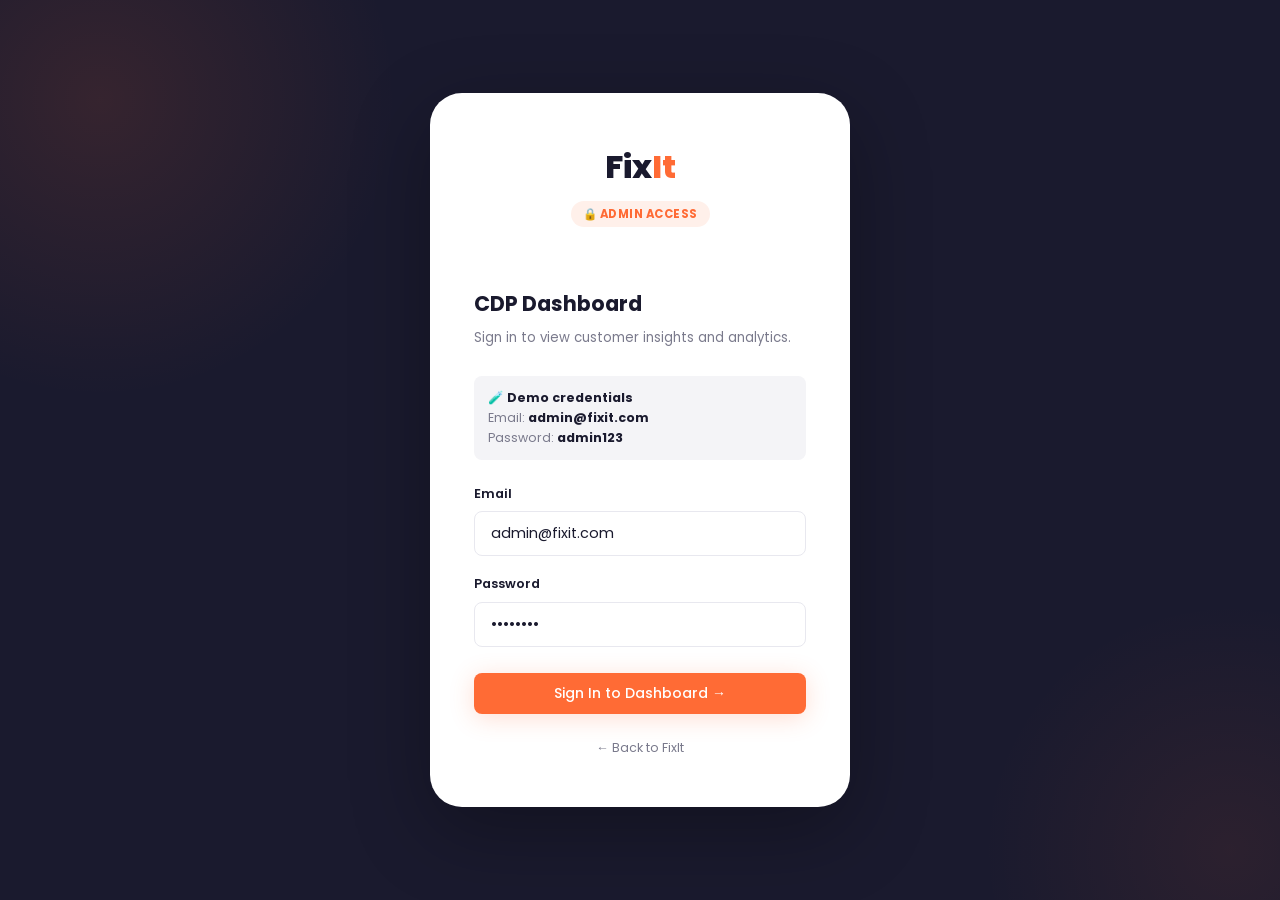
<file: dashboard.html>
<!DOCTYPE html>
<html lang="en">
<head>
  <meta charset="UTF-8">
  <meta name="viewport" content="width=device-width, initial-scale=1.0">
  <title>CDP Dashboard — FixIt Admin</title>
  <link rel="stylesheet" href="style.css">
  <style>
    /* ── ADMIN LOGIN ── */
    .admin-login-screen {
      min-height: 100vh;
      display: flex;
      align-items: center;
      justify-content: center;
      background: var(--navy);
      position: relative;
      overflow: hidden;
    }

    .admin-login-screen::before {
      content: '';
      position: absolute;
      top: -200px; left: -200px;
      width: 600px; height: 600px;
      background: radial-gradient(circle, rgba(255,107,53,0.12) 0%, transparent 70%);
    }

    .admin-login-screen::after {
      content: '';
      position: absolute;
      bottom: -200px; right: -200px;
      width: 500px; height: 500px;
      background: radial-gradient(circle, rgba(255,107,53,0.08) 0%, transparent 70%);
    }

    .login-card {
      background: var(--white);
      border-radius: var(--radius-xl);
      padding: 48px 44px;
      width: 100%;
      max-width: 420px;
      box-shadow: 0 24px 80px rgba(0,0,0,0.3);
      position: relative;
      z-index: 1;
      animation: fadeUp 0.5s forwards;
    }

    .login-logo {
      text-align: center;
      margin-bottom: 8px;
    }

    .login-logo .logo-text {
      font-family: var(--font-display);
      font-size: 2rem;
      font-weight: 800;
      color: var(--navy);
    }

    .login-logo .logo-text span { color: var(--orange); }

    .login-badge {
      display: inline-flex;
      align-items: center;
      gap: 6px;
      background: var(--orange-pale);
      color: var(--orange);
      font-size: 0.72rem;
      font-weight: 700;
      padding: 4px 12px;
      border-radius: 100px;
      letter-spacing: 0.5px;
      text-transform: uppercase;
      margin-bottom: 32px;
    }

    .login-title {
      font-family: var(--font-display);
      font-size: 1.3rem;
      font-weight: 700;
      color: var(--navy);
      margin-bottom: 6px;
    }

    .login-sub {
      font-size: 0.83rem;
      color: var(--gray-mid);
      margin-bottom: 28px;
    }

    .login-hint {
      background: var(--gray-light);
      border-radius: var(--radius-sm);
      padding: 12px 14px;
      font-size: 0.78rem;
      color: var(--gray-mid);
      margin-bottom: 24px;
      line-height: 1.6;
    }

    .login-hint strong { color: var(--navy); }

    /* ── DASHBOARD LAYOUT ── */
    .dashboard-wrap { display: none; min-height: 100vh; background: var(--gray-light); }

    .dash-navbar {
      background: var(--navy);
      padding: 0 40px;
      height: 62px;
      display: flex;
      align-items: center;
      justify-content: space-between;
      position: sticky;
      top: 0;
      z-index: 50;
    }

    .dash-nav-left { display: flex; align-items: center; gap: 16px; }

    .dash-logo {
      font-family: var(--font-display);
      font-size: 1.3rem;
      font-weight: 800;
      color: var(--white);
    }

    .dash-logo span { color: var(--orange); }

    .dash-nav-badge {
      background: rgba(255,107,53,0.2);
      color: var(--orange);
      font-size: 0.7rem;
      font-weight: 700;
      padding: 3px 10px;
      border-radius: 100px;
      text-transform: uppercase;
      letter-spacing: 0.5px;
    }

    .dash-nav-right { display: flex; align-items: center; gap: 16px; }

    .dash-admin-name {
      font-size: 0.82rem;
      color: rgba(255,255,255,0.6);
    }

    .dash-logout {
      font-size: 0.78rem;
      color: rgba(255,255,255,0.5);
      background: none;
      border: 1px solid rgba(255,255,255,0.15);
      padding: 5px 14px;
      border-radius: 100px;
      cursor: pointer;
      transition: all 0.2s;
    }

    .dash-logout:hover { color: var(--white); border-color: rgba(255,255,255,0.4); }

    .dash-content { padding: 36px 40px 60px; }

    /* ── OVERVIEW STATS ── */
    .overview-label {
      font-size: 0.75rem;
      font-weight: 700;
      color: var(--orange);
      letter-spacing: 1.5px;
      text-transform: uppercase;
      margin-bottom: 8px;
    }

    .overview-title {
      font-family: var(--font-display);
      font-size: 1.5rem;
      font-weight: 800;
      color: var(--navy);
      margin-bottom: 24px;
    }

    .kpi-grid {
      display: grid;
      grid-template-columns: repeat(4, 1fr);
      gap: 16px;
      margin-bottom: 36px;
    }

    .kpi-card {
      background: var(--white);
      border-radius: var(--radius-lg);
      padding: 22px 24px;
      border: 1.5px solid var(--gray-border);
      position: relative;
      overflow: hidden;
    }

    .kpi-card::before {
      content: '';
      position: absolute;
      bottom: 0; right: 0;
      width: 80px; height: 80px;
      background: var(--orange-pale);
      border-radius: 50%;
      transform: translate(30px, 30px);
    }

    .kpi-icon {
      font-size: 1.3rem;
      margin-bottom: 12px;
    }

    .kpi-num {
      font-family: var(--font-display);
      font-size: 1.9rem;
      font-weight: 800;
      color: var(--navy);
      line-height: 1;
      margin-bottom: 4px;
    }

    .kpi-label {
      font-size: 0.78rem;
      color: var(--gray-mid);
      margin-bottom: 10px;
    }

    .kpi-trend {
      font-size: 0.72rem;
      font-weight: 600;
      display: inline-flex;
      align-items: center;
      gap: 3px;
    }

    .kpi-trend.up { color: var(--success); }
    .kpi-trend.down { color: #EF4444; }

    /* ── UC SECTIONS ── */
    .uc-grid {
      display: grid;
      grid-template-columns: 1fr 1fr;
      gap: 24px;
    }

    .uc-card {
      background: var(--white);
      border-radius: var(--radius-lg);
      border: 1.5px solid var(--gray-border);
      overflow: hidden;
    }

    .uc-card.full-width { grid-column: 1 / -1; }

    .uc-header {
      padding: 20px 24px 16px;
      border-bottom: 1px solid var(--gray-border);
      display: flex;
      align-items: flex-start;
      justify-content: space-between;
      gap: 12px;
    }

    .uc-header-left {}

    .uc-badge {
      display: inline-flex;
      align-items: center;
      gap: 5px;
      background: var(--orange-pale);
      color: var(--orange);
      font-size: 0.68rem;
      font-weight: 700;
      padding: 3px 10px;
      border-radius: 100px;
      text-transform: uppercase;
      letter-spacing: 0.5px;
      margin-bottom: 6px;
    }

    .uc-title {
      font-family: var(--font-display);
      font-size: 1rem;
      font-weight: 700;
      color: var(--navy);
      margin-bottom: 3px;
    }

    .uc-desc {
      font-size: 0.75rem;
      color: var(--gray-mid);
      line-height: 1.5;
    }

    .uc-count {
      font-family: var(--font-display);
      font-size: 1.5rem;
      font-weight: 800;
      color: var(--orange);
      flex-shrink: 0;
    }

    .uc-count-label { font-size: 0.65rem; color: var(--gray-mid); text-align: right; }

    .uc-body { padding: 20px 24px; }

    /* ── UC1: SERVICE TAGS TABLE ── */
    .customer-table { width: 100%; border-collapse: collapse; }

    .customer-table th {
      text-align: left;
      font-size: 0.7rem;
      font-weight: 700;
      color: var(--gray-mid);
      text-transform: uppercase;
      letter-spacing: 0.5px;
      padding: 0 12px 12px 0;
      border-bottom: 1.5px solid var(--gray-border);
    }

    .customer-table td {
      padding: 13px 12px 13px 0;
      border-bottom: 1px solid var(--gray-border);
      font-size: 0.83rem;
      vertical-align: middle;
    }

    .customer-table tr:last-child td { border-bottom: none; }

    .customer-avatar {
      width: 32px; height: 32px;
      border-radius: 50%;
      background: var(--orange-pale);
      color: var(--orange);
      display: inline-flex; align-items: center; justify-content: center;
      font-size: 0.7rem;
      font-weight: 700;
      margin-right: 10px;
      vertical-align: middle;
    }

    .customer-name-cell { color: var(--navy); font-weight: 500; }

    .loyalist-tag {
      display: inline-flex;
      align-items: center;
      gap: 5px;
      padding: 4px 10px;
      border-radius: 100px;
      font-size: 0.7rem;
      font-weight: 700;
    }

    .tag-plumbing { background: #EFF6FF; color: #2563EB; }
    .tag-electrical { background: #FFFBEB; color: #D97706; }
    .tag-cleaning { background: #F0FDF4; color: #16A34A; }
    .tag-carpentry { background: #F5F3FF; color: #7C3AED; }
    .tag-multi { background: var(--orange-pale); color: var(--orange); }
    .tag-new { background: var(--gray-light); color: var(--gray-mid); }

    /* ── UC2: ABANDONMENT ── */
    .abandon-summary {
      display: grid;
      grid-template-columns: 1fr 1fr;
      gap: 12px;
      margin-bottom: 20px;
    }

    .abandon-stat {
      background: var(--gray-light);
      border-radius: var(--radius-md);
      padding: 16px;
      text-align: center;
    }

    .abandon-stat-num {
      font-family: var(--font-display);
      font-size: 1.6rem;
      font-weight: 800;
      color: var(--navy);
      margin-bottom: 3px;
    }

    .abandon-stat-label { font-size: 0.72rem; color: var(--gray-mid); }

    .abandon-bar-list { display: flex; flex-direction: column; gap: 12px; }

    .abandon-bar-item {}

    .abandon-bar-top {
      display: flex;
      justify-content: space-between;
      align-items: center;
      margin-bottom: 6px;
    }

    .abandon-bar-label { font-size: 0.8rem; font-weight: 500; color: var(--navy); display: flex; align-items: center; gap: 7px; }
    .abandon-bar-pct { font-size: 0.78rem; font-weight: 700; color: var(--gray-mid); }

    .abandon-bar-track {
      height: 8px;
      background: var(--gray-light);
      border-radius: 100px;
      overflow: hidden;
    }

    .abandon-bar-fill {
      height: 100%;
      border-radius: 100px;
      background: var(--orange);
      transition: width 0.8s ease;
    }

    .abandon-bar-fill.low { background: #22C55E; }
    .abandon-bar-fill.mid { background: #F59E0B; }
    .abandon-bar-fill.high { background: #EF4444; }

    /* ── UC3: HIGH VALUE ── */
    .hv-list { display: flex; flex-direction: column; gap: 12px; }

    .hv-item {
      display: flex;
      align-items: center;
      gap: 14px;
      padding: 14px 16px;
      background: var(--gray-light);
      border-radius: var(--radius-md);
    }

    .hv-rank {
      font-family: var(--font-display);
      font-size: 1rem;
      font-weight: 800;
      color: var(--orange);
      width: 24px;
      flex-shrink: 0;
    }

    .hv-avatar {
      width: 38px; height: 38px;
      border-radius: 50%;
      background: var(--orange);
      color: white;
      display: flex; align-items: center; justify-content: center;
      font-size: 0.75rem;
      font-weight: 700;
      flex-shrink: 0;
    }

    .hv-info { flex: 1; }
    .hv-name { font-weight: 600; font-size: 0.88rem; color: var(--navy); margin-bottom: 3px; }
    .hv-meta { font-size: 0.75rem; color: var(--gray-mid); }

    .hv-right { text-align: right; }
    .hv-bookings { font-family: var(--font-display); font-size: 1.1rem; font-weight: 800; color: var(--navy); }
    .hv-bookings-label { font-size: 0.68rem; color: var(--gray-mid); }

    .hv-crown { font-size: 1rem; }

    /* ── UC5: CROSS SERVICE ── */
    .cross-table-wrap { overflow-x: auto; }

    .cross-table {
      width: 100%;
      border-collapse: collapse;
      min-width: 380px;
    }

    .cross-table th {
      font-size: 0.72rem;
      font-weight: 700;
      color: var(--gray-mid);
      text-transform: uppercase;
      letter-spacing: 0.4px;
      padding: 8px 12px;
      text-align: center;
      border-bottom: 1.5px solid var(--gray-border);
    }

    .cross-table th:first-child { text-align: left; }

    .cross-table td {
      padding: 12px;
      text-align: center;
      border-bottom: 1px solid var(--gray-border);
      font-size: 0.82rem;
      font-weight: 500;
    }

    .cross-table td:first-child {
      text-align: left;
      font-weight: 600;
      color: var(--navy);
      white-space: nowrap;
    }

    .cross-table tr:last-child td { border-bottom: none; }

    .cross-cell {
      width: 44px; height: 32px;
      border-radius: var(--radius-sm);
      display: inline-flex;
      align-items: center;
      justify-content: center;
      font-size: 0.8rem;
      font-weight: 700;
    }

    .cross-cell.none { background: var(--gray-light); color: var(--gray-border); }
    .cross-cell.low { background: #FEF9C3; color: #A16207; }
    .cross-cell.mid { background: #FED7AA; color: #C2410C; }
    .cross-cell.high { background: #FDBA74; color: #9A3412; }
    .cross-cell.self { background: var(--gray-light); color: var(--gray-mid); font-size: 0.7rem; }

    .cross-legend {
      display: flex;
      align-items: center;
      gap: 16px;
      margin-top: 16px;
      flex-wrap: wrap;
    }

    .cross-legend-item {
      display: flex;
      align-items: center;
      gap: 6px;
      font-size: 0.72rem;
      color: var(--gray-mid);
    }

    .cross-legend-dot {
      width: 12px; height: 12px;
      border-radius: 3px;
    }

    /* ── INSIGHT CALLOUTS ── */
    .insight-box {
      background: var(--navy);
      border-radius: var(--radius-md);
      padding: 14px 16px;
      display: flex;
      align-items: flex-start;
      gap: 10px;
      margin-top: 16px;
    }

    .insight-box .insight-icon { font-size: 1rem; flex-shrink: 0; margin-top: 1px; }

    .insight-box p {
      font-size: 0.78rem;
      color: rgba(255,255,255,0.75);
      line-height: 1.6;
      margin: 0;
    }

    .insight-box p strong { color: var(--white); }

    /* ── SEGMENT EVENTS LOG ── */
    .events-log {
      background: var(--white);
      border-radius: var(--radius-lg);
      border: 1.5px solid var(--gray-border);
      margin-top: 24px;
      overflow: hidden;
    }

    .events-log-header {
      padding: 18px 24px;
      border-bottom: 1px solid var(--gray-border);
      display: flex;
      align-items: center;
      justify-content: space-between;
    }

    .events-log-title {
      font-family: var(--font-display);
      font-size: 0.95rem;
      font-weight: 700;
      color: var(--navy);
      display: flex;
      align-items: center;
      gap: 8px;
    }

    .live-dot {
      width: 8px; height: 8px;
      border-radius: 50%;
      background: var(--success);
      animation: pulse 2s infinite;
    }

    @keyframes pulse {
      0%, 100% { opacity: 1; transform: scale(1); }
      50% { opacity: 0.5; transform: scale(1.3); }
    }

    .events-log-body { padding: 8px 0; max-height: 280px; overflow-y: auto; }

    .event-row {
      display: grid;
      grid-template-columns: 130px 1fr 90px;
      gap: 12px;
      align-items: center;
      padding: 10px 24px;
      border-bottom: 1px solid var(--gray-border);
      transition: background 0.15s;
    }

    .event-row:last-child { border-bottom: none; }
    .event-row:hover { background: var(--gray-light); }

    .event-time { font-size: 0.72rem; color: var(--gray-mid); font-family: monospace; }

    .event-name {
      font-size: 0.8rem;
      font-weight: 600;
      color: var(--navy);
    }

    .event-user { font-size: 0.72rem; color: var(--gray-mid); text-align: right; }

    @media (max-width: 1024px) {
      .kpi-grid { grid-template-columns: repeat(2, 1fr); }
      .uc-grid { grid-template-columns: 1fr; }
      .uc-card.full-width { grid-column: auto; }
      .dash-content { padding: 24px 20px 48px; }
    }

    @media (max-width: 768px) {
      .kpi-grid { grid-template-columns: 1fr 1fr; }
      .abandon-summary { grid-template-columns: 1fr; }
      .dash-navbar { padding: 0 20px; }
    }
  </style>
</head>
<body>

  <!-- ADMIN LOGIN -->
  <div class="admin-login-screen" id="loginScreen">
    <div class="login-card">
      <div class="login-logo">
        <div class="logo-text">Fix<span>It</span></div>
      </div>
      <div style="text-align:center;margin-bottom:28px">
        <span class="login-badge">🔒 Admin Access</span>
      </div>

      <div class="login-title">CDP Dashboard</div>
      <p class="login-sub">Sign in to view customer insights and analytics.</p>

      <div class="login-hint">
        🧪 <strong>Demo credentials</strong><br>
        Email: <strong>admin@fixit.com</strong><br>
        Password: <strong>admin123</strong>
      </div>

      <div class="form-group">
        <label class="form-label">Email</label>
        <input class="form-input" id="adminEmail" type="email" placeholder="admin@fixit.com" value="admin@fixit.com">
      </div>
      <div class="form-group">
        <label class="form-label">Password</label>
        <input class="form-input" id="adminPassword" type="password" placeholder="••••••••" value="admin123">
      </div>
      <button class="btn btn-primary" style="width:100%;justify-content:center;margin-top:8px" onclick="adminLogin()">
        Sign In to Dashboard →
      </button>

      <div style="text-align:center;margin-top:20px">
        <a href="index.html" style="font-size:0.78rem;color:var(--gray-mid);text-decoration:none">← Back to FixIt</a>
      </div>
    </div>
  </div>

  <!-- DASHBOARD -->
  <div class="dashboard-wrap" id="dashboardWrap">

    <!-- Navbar -->
    <div class="dash-navbar">
      <div class="dash-nav-left">
        <div class="dash-logo">Fix<span>It</span></div>
        <span class="dash-nav-badge">CDP Dashboard</span>
      </div>
      <div class="dash-nav-right">
        <span class="dash-admin-name" id="dashAdminName"></span>
        <button class="dash-logout" onclick="adminLogout()">Log Out</button>
      </div>
    </div>

    <!-- Content -->
    <div class="dash-content">

      <!-- Overview -->
      <div class="overview-label">Customer Data Platform</div>
      <div class="overview-title">Business Overview</div>

      <div class="kpi-grid" id="kpiGrid"></div>

      <!-- UC Cards -->
      <div class="uc-grid" id="ucGrid"></div>

      <!-- Segment Events Log -->
      <div class="events-log">
        <div class="events-log-header">
          <div class="events-log-title">
            <div class="live-dot"></div>
            Segment Event Stream
          </div>
          <span style="font-size:0.75rem;color:var(--gray-mid)" id="eventCount"></span>
        </div>
        <div class="events-log-body" id="eventsLogBody"></div>
      </div>

    </div>
  </div>

  <script src="app.js"></script>
  <script>
    // ── ADMIN AUTH ──
    const ADMIN = { email: 'admin@fixit.com', password: 'admin123', name: 'Admin' };

    function adminLogin() {
      const email = document.getElementById('adminEmail').value.trim();
      const password = document.getElementById('adminPassword').value;
      if (email === ADMIN.email && password === ADMIN.password) {
        sessionStorage.setItem('fixit_admin', 'true');
        showDashboard();
      } else {
        const input = document.getElementById('adminEmail');
        input.style.borderColor = '#EF4444';
        setTimeout(() => input.style.borderColor = '', 1500);
        Toast.show('Invalid credentials', 'error');
      }
    }

    function adminLogout() {
      sessionStorage.removeItem('fixit_admin');
      document.getElementById('loginScreen').style.display = 'flex';
      document.getElementById('dashboardWrap').style.display = 'none';
    }

    function showDashboard() {
      document.getElementById('loginScreen').style.display = 'none';
      document.getElementById('dashboardWrap').style.display = 'block';
      document.getElementById('dashAdminName').textContent = ADMIN.name;

      Segment.track('Dashboard Page Viewed', { ownerId: 'admin' });
      buildDashboard();
    }

    // Auto-login if session exists
    if (sessionStorage.getItem('fixit_admin')) showDashboard();

    // Allow Enter key on login
    document.addEventListener('keydown', e => {
      if (e.key === 'Enter' && document.getElementById('loginScreen').style.display !== 'none') adminLogin();
    });

    // ── DATA ENGINE ──
    function buildDashboard() {
      const users    = Store.get('users') || [];
      const bookings = Store.get('bookings') || [];
      const events   = JSON.parse(localStorage.getItem('fixit_events') || '[]');

      const confirmedBookings = bookings.filter(b => b.status === 'completed' || b.status === 'upcoming');
      const totalRevenue = bookings.filter(b => b.status === 'completed').reduce((s, b) => s + b.price, 0);

      // ── KPIs ──
      document.getElementById('kpiGrid').innerHTML = `
        <div class="kpi-card">
          <div class="kpi-icon">👥</div>
          <div class="kpi-num">${users.length}</div>
          <div class="kpi-label">Total Customers</div>
          <span class="kpi-trend up">↑ Growing</span>
        </div>
        <div class="kpi-card">
          <div class="kpi-icon">📋</div>
          <div class="kpi-num">${confirmedBookings.length}</div>
          <div class="kpi-label">Total Bookings</div>
          <span class="kpi-trend up">↑ Active</span>
        </div>
        <div class="kpi-card">
          <div class="kpi-icon">💰</div>
          <div class="kpi-num">$${totalRevenue.toLocaleString()}</div>
          <div class="kpi-label">Revenue Earned</div>
          <span class="kpi-trend up">↑ From completed</span>
        </div>
        <div class="kpi-card">
          <div class="kpi-icon">📡</div>
          <div class="kpi-num">${events.length}</div>
          <div class="kpi-label">Events Tracked</div>
          <span class="kpi-trend up">↑ Via Segment</span>
        </div>
      `;

      buildUC1(users, bookings, events);
      buildUC2(bookings, events);
      buildUC3(users, bookings);
      buildUC5(events);
      buildEventsLog(events, users);
    }

    // ── UC1: SERVICE LOYALTY TAGS ──
    function buildUC1(users, bookings, events) {
      function getTag(userId) {
        const userBookings = bookings.filter(b => b.userId === userId && b.status === 'completed');
        if (userBookings.length === 0) return { label: 'New Customer', cls: 'tag-new', icon: '🆕' };

        const catCounts = {};
        userBookings.forEach(b => { catCounts[b.category] = (catCounts[b.category] || 0) + 1; });

        const cats = Object.keys(catCounts);
        if (cats.length >= 3) return { label: 'Multi-Service', cls: 'tag-multi', icon: '⭐' };

        const topCat = cats.sort((a, b) => catCounts[b] - catCounts[a])[0];
        const count = catCounts[topCat];

        if (count >= 2) {
          const map = {
            plumbing:   { label: 'Plumbing Loyalist',   cls: 'tag-plumbing',   icon: '🔧' },
            electrical: { label: 'Electrical Loyalist', cls: 'tag-electrical', icon: '⚡' },
            cleaning:   { label: 'Cleaning Loyalist',   cls: 'tag-cleaning',   icon: '🧹' },
            carpentry:  { label: 'Carpentry Loyalist',  cls: 'tag-carpentry',  icon: '🪚' },
          };
          return map[topCat] || { label: topCat, cls: 'tag-new', icon: '🏷️' };
        }

        return { label: 'Exploring', cls: 'tag-new', icon: '🔍' };
      }

      const rows = users.map(u => {
        const tag = getTag(u.id);
        const userBookings = bookings.filter(b => b.userId === u.id);
        const initials = u.name.split(' ').map(n => n[0]).join('').slice(0, 2).toUpperCase();
        return { user: u, tag, bookingCount: userBookings.length, initials };
      }).sort((a, b) => b.bookingCount - a.bookingCount);

      const loyalists = rows.filter(r => !['New Customer', 'Exploring'].includes(r.tag.label)).length;

      const html = `
        <div class="uc-card">
          <div class="uc-header">
            <div class="uc-header-left">
              <div class="uc-badge">UC1 · Rebooking Affinity</div>
              <div class="uc-title">Service Loyalty Tags</div>
              <div class="uc-desc">Customers tagged based on their most-booked service category</div>
            </div>
            <div style="text-align:right">
              <div class="uc-count">${loyalists}</div>
              <div class="uc-count-label">Loyalists identified</div>
            </div>
          </div>
          <div class="uc-body">
            <table class="customer-table">
              <thead>
                <tr>
                  <th>Customer</th>
                  <th>Loyalty Tag</th>
                  <th>Bookings</th>
                </tr>
              </thead>
              <tbody>
                ${rows.map(r => `
                  <tr>
                    <td class="customer-name-cell">
                      <span class="customer-avatar">${r.initials}</span>
                      ${r.user.name}
                    </td>
                    <td>
                      <span class="loyalist-tag ${r.tag.cls}">
                        ${r.tag.icon} ${r.tag.label}
                      </span>
                    </td>
                    <td style="font-weight:700;color:var(--navy)">${r.bookingCount}</td>
                  </tr>
                `).join('')}
              </tbody>
            </table>
            <div class="insight-box">
              <span class="insight-icon">💡</span>
              <p><strong>Insight:</strong> ${loyalists} out of ${users.length} customers have a clear service preference. These loyalists are your most predictable revenue source.</p>
            </div>
          </div>
        </div>`;

      document.getElementById('ucGrid').insertAdjacentHTML('beforeend', html);
    }

    // ── UC2: BOOKING ABANDONMENT ──
    function buildUC2(bookings, events) {
      const started   = events.filter(e => e.event.includes('Booking Started'));
      const confirmed = events.filter(e => e.event.includes('Booking Confirmed'));
      const abandoned = events.filter(e => e.event.includes('Booking Abandoned'));

      const totalStarted = started.length;
      const totalConfirmed = confirmed.length;
      const abandonRate = totalStarted > 0 ? Math.round(((totalStarted - totalConfirmed) / totalStarted) * 100) : 0;

      // Abandonment by category
      const cats = ['plumbing', 'electrical', 'cleaning', 'carpentry'];
      const catData = cats.map(cat => {
        const catStarted   = started.filter(e => e.props?.category === cat).length;
        const catConfirmed = confirmed.filter(e => e.props?.category === cat).length;
        const catAbandoned = Math.max(0, catStarted - catConfirmed);
        const rate = catStarted > 0 ? Math.round((catAbandoned / catStarted) * 100) : 0;
        const svc = SERVICES[cat];
        return { cat, name: svc.name, icon: svc.icon, started: catStarted, confirmed: catConfirmed, rate };
      }).filter(d => d.started > 0).sort((a, b) => b.rate - a.rate);

      // Last step reached breakdown
      const stepCounts = {};
      abandoned.forEach(e => {
        const step = e.props?.lastStepReached || 'unknown';
        stepCounts[step] = (stepCounts[step] || 0) + 1;
      });

      const html = `
        <div class="uc-card">
          <div class="uc-header">
            <div class="uc-header-left">
              <div class="uc-badge">UC2 · Drop-off Analysis</div>
              <div class="uc-title">Booking Abandonment</div>
              <div class="uc-desc">Users who started but didn't complete their booking</div>
            </div>
            <div style="text-align:right">
              <div class="uc-count">${abandonRate}%</div>
              <div class="uc-count-label">Abandonment rate</div>
            </div>
          </div>
          <div class="uc-body">
            <div class="abandon-summary">
              <div class="abandon-stat">
                <div class="abandon-stat-num">${totalStarted}</div>
                <div class="abandon-stat-label">Booking Started</div>
              </div>
              <div class="abandon-stat">
                <div class="abandon-stat-num">${totalConfirmed}</div>
                <div class="abandon-stat-label">Booking Confirmed</div>
              </div>
            </div>

            <div style="font-size:0.78rem;font-weight:700;color:var(--gray-mid);text-transform:uppercase;letter-spacing:0.5px;margin-bottom:12px">
              Abandonment by Service
            </div>
            <div class="abandon-bar-list">
              ${catData.length > 0 ? catData.map(d => {
                const cls = d.rate >= 60 ? 'high' : d.rate >= 30 ? 'mid' : 'low';
                return `
                  <div class="abandon-bar-item">
                    <div class="abandon-bar-top">
                      <span class="abandon-bar-label">${d.icon} ${d.name}</span>
                      <span class="abandon-bar-pct">${d.rate}% abandoned</span>
                    </div>
                    <div class="abandon-bar-track">
                      <div class="abandon-bar-fill ${cls}" style="width:${d.rate}%"></div>
                    </div>
                  </div>`;
              }).join('') : '<p style="font-size:0.82rem;color:var(--gray-mid)">No abandonment data yet. Book and abandon a service to see data here.</p>'}
            </div>

            ${Object.keys(stepCounts).length > 0 ? `
            <div style="margin-top:16px;font-size:0.78rem;font-weight:700;color:var(--gray-mid);text-transform:uppercase;letter-spacing:0.5px;margin-bottom:10px">
              Where they dropped off
            </div>
            <div style="display:flex;flex-wrap:wrap;gap:8px">
              ${Object.entries(stepCounts).map(([step, count]) => `
                <span style="background:var(--gray-light);border-radius:100px;padding:5px 12px;font-size:0.75rem;color:var(--navy);font-weight:500">
                  ${step.replace(/_/g, ' ')} · <strong>${count}</strong>
                </span>`).join('')}
            </div>` : ''}

            <div class="insight-box">
              <span class="insight-icon">💡</span>
              <p><strong>Insight:</strong> ${abandonRate}% of users who started booking didn't complete it. ${catData[0] ? `${catData[0].name} has the highest drop-off — consider simplifying that booking flow.` : 'Keep tracking to find friction points.'}</p>
            </div>
          </div>
        </div>`;

      document.getElementById('ucGrid').insertAdjacentHTML('beforeend', html);
    }

    // ── UC3: HIGH VALUE CUSTOMERS ──
    function buildUC3(users, bookings) {
      const userStats = users.map(u => {
        const userBookings = bookings.filter(b => b.userId === u.id);
        const completed = userBookings.filter(b => b.status === 'completed');
        const spent = completed.reduce((s, b) => s + b.price, 0);
        const topCat = (() => {
          const cc = {};
          completed.forEach(b => cc[b.category] = (cc[b.category] || 0) + 1);
          return Object.entries(cc).sort((a, b) => b[1] - a[1])[0]?.[0] || '—';
        })();
        return { user: u, total: userBookings.length, completed: completed.length, spent, topCat };
      }).sort((a, b) => b.total - a.total);

      const highValue = userStats.filter(u => u.total >= 3);

      const html = `
        <div class="uc-card">
          <div class="uc-header">
            <div class="uc-header-left">
              <div class="uc-badge">UC3 · Loyalty Segment</div>
              <div class="uc-title">High-Value Customers</div>
              <div class="uc-desc">Customers with 3+ bookings — your most loyal segment</div>
            </div>
            <div style="text-align:right">
              <div class="uc-count">${highValue.length}</div>
              <div class="uc-count-label">High-value users</div>
            </div>
          </div>
          <div class="uc-body">
            <div class="hv-list">
              ${userStats.map((u, i) => {
                const initials = u.user.name.split(' ').map(n => n[0]).join('').slice(0,2).toUpperCase();
                const isHighValue = u.total >= 3;
                const svc = SERVICES[u.topCat];
                return `
                  <div class="hv-item" style="${isHighValue ? 'border:1.5px solid var(--orange);background:var(--orange-pale)' : ''}">
                    <div class="hv-rank">#${i+1}</div>
                    <div class="hv-avatar" style="${!isHighValue ? 'background:var(--gray-mid)' : ''}">${initials}</div>
                    <div class="hv-info">
                      <div class="hv-name">
                        ${u.user.name}
                        ${isHighValue ? '<span class="hv-crown">👑</span>' : ''}
                      </div>
                      <div class="hv-meta">
                        Top service: ${svc ? svc.icon + ' ' + svc.name : '—'} · $${u.spent} spent
                      </div>
                    </div>
                    <div class="hv-right">
                      <div class="hv-bookings">${u.total}</div>
                      <div class="hv-bookings-label">bookings</div>
                    </div>
                  </div>`;
              }).join('')}
            </div>
            <div class="insight-box">
              <span class="insight-icon">💡</span>
              <p><strong>Insight:</strong> ${highValue.length} customer${highValue.length !== 1 ? 's' : ''} ${highValue.length !== 1 ? 'have' : 'has'} booked 3+ times. These are your VIP customers — they drive repeat revenue and are the most likely to refer others.</p>
            </div>
          </div>
        </div>`;

      document.getElementById('ucGrid').insertAdjacentHTML('beforeend', html);
    }

    // ── UC5: CROSS-SERVICE INTEREST ──
    function buildUC5(events) {
      const cats = ['plumbing', 'electrical', 'cleaning', 'carpentry'];
      const catNames = { plumbing: 'Plumbing', electrical: 'Electrical', cleaning: 'Cleaning', carpentry: 'Carpentry' };
      const catIcons = { plumbing: '🔧', electrical: '⚡', cleaning: '🧹', carpentry: '🪚' };

      // Build per-user: what they booked vs what they viewed
      const userEvents = {};
      events.forEach(e => {
        const uid = e.props?.userId;
        if (!uid || uid === 'anonymous') return;
        if (!userEvents[uid]) userEvents[uid] = { booked: new Set(), viewed: new Set() };
        if (e.event.includes('Booking Confirmed')) userEvents[uid].booked.add(e.props.category);
        if (e.event.includes('Service Viewed')) userEvents[uid].viewed.add(e.props.category);
      });

      // Cross matrix: booked A, also viewed B
      const matrix = {};
      cats.forEach(a => {
        matrix[a] = {};
        cats.forEach(b => { matrix[a][b] = 0; });
      });

      Object.values(userEvents).forEach(({ booked, viewed }) => {
        booked.forEach(a => {
          viewed.forEach(b => {
            if (a !== b) matrix[a][b]++;
          });
        });
      });

      const maxVal = Math.max(...cats.flatMap(a => cats.filter(b => b !== a).map(b => matrix[a][b])), 1);

      function getCellClass(val, isSelf) {
        if (isSelf) return 'self';
        if (val === 0) return 'none';
        const pct = val / maxVal;
        if (pct >= 0.7) return 'high';
        if (pct >= 0.3) return 'mid';
        return 'low';
      }

      const html = `
        <div class="uc-card full-width">
          <div class="uc-header">
            <div class="uc-header-left">
              <div class="uc-badge">UC5 · Cross-Service Interest</div>
              <div class="uc-title">Who's Interested in What Else?</div>
              <div class="uc-desc">Customers who booked one service and also viewed another — natural cross-interest signals</div>
            </div>
          </div>
          <div class="uc-body">
            <p style="font-size:0.78rem;color:var(--gray-mid);margin-bottom:18px">
              Read as: <em>"Customers who booked [row] also viewed [column]"</em>
            </p>
            <div class="cross-table-wrap">
              <table class="cross-table">
                <thead>
                  <tr>
                    <th>Booked ↓ / Viewed →</th>
                    ${cats.map(c => `<th>${catIcons[c]} ${catNames[c]}</th>`).join('')}
                  </tr>
                </thead>
                <tbody>
                  ${cats.map(a => `
                    <tr>
                      <td>${catIcons[a]} ${catNames[a]}</td>
                      ${cats.map(b => {
                        const val = matrix[a][b];
                        const isSelf = a === b;
                        const cls = getCellClass(val, isSelf);
                        return `<td><span class="cross-cell ${cls}">${isSelf ? '—' : val > 0 ? val : '0'}</span></td>`;
                      }).join('')}
                    </tr>`).join('')}
                </tbody>
              </table>
            </div>
            <div class="cross-legend">
              <span class="cross-legend-item"><span class="cross-legend-dot" style="background:#FED7AA"></span>Some interest</span>
              <span class="cross-legend-item"><span class="cross-legend-dot" style="background:#FDBA74"></span>Strong interest</span>
              <span class="cross-legend-item"><span class="cross-legend-dot" style="background:var(--gray-light)"></span>No overlap yet</span>
            </div>
            <div class="insight-box">
              <span class="insight-icon">💡</span>
              <p><strong>Insight:</strong> Cells with higher numbers reveal natural service pairings your customers already want. These are organic cross-service opportunities — no need to push, the data shows the demand.</p>
            </div>
          </div>
        </div>`;

      document.getElementById('ucGrid').insertAdjacentHTML('beforeend', html);
    }

    // ── EVENTS LOG ──
    function buildEventsLog(events, users) {
      const sorted = [...events].sort((a, b) => b.ts - a.ts).slice(0, 30);
      document.getElementById('eventCount').textContent = `${events.length} total events`;

      document.getElementById('eventsLogBody').innerHTML = sorted.map(e => {
        const time = new Date(e.ts).toLocaleTimeString('en-US', { hour: '2-digit', minute: '2-digit', second: '2-digit' });
        const user = users.find(u => u.id === e.props?.userId);
        const userName = user ? user.name.split(' ')[0] : (e.props?.userId || 'anon');
        return `
          <div class="event-row">
            <span class="event-time">${time}</span>
            <span class="event-name">${e.event}</span>
            <span class="event-user">${userName}</span>
          </div>`;
      }).join('');
    }
  </script>

</body>
</html>
</file>
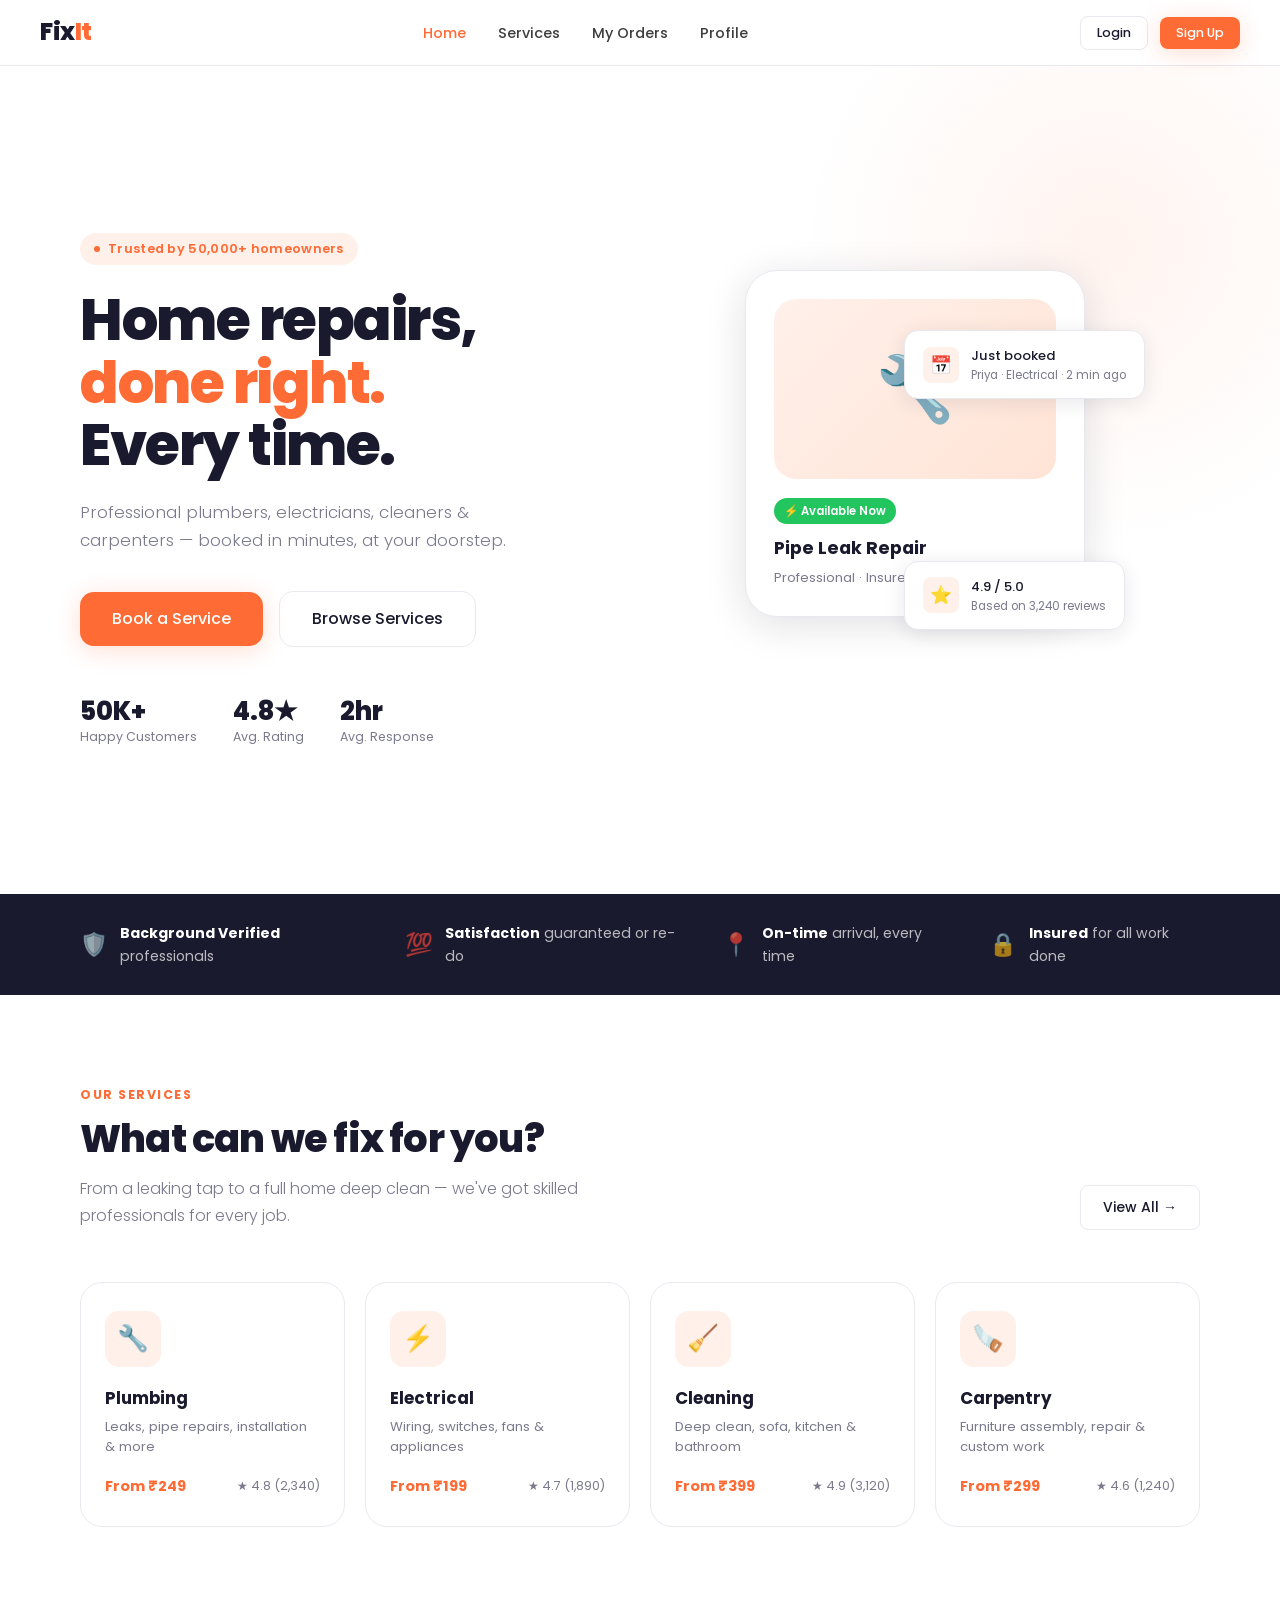
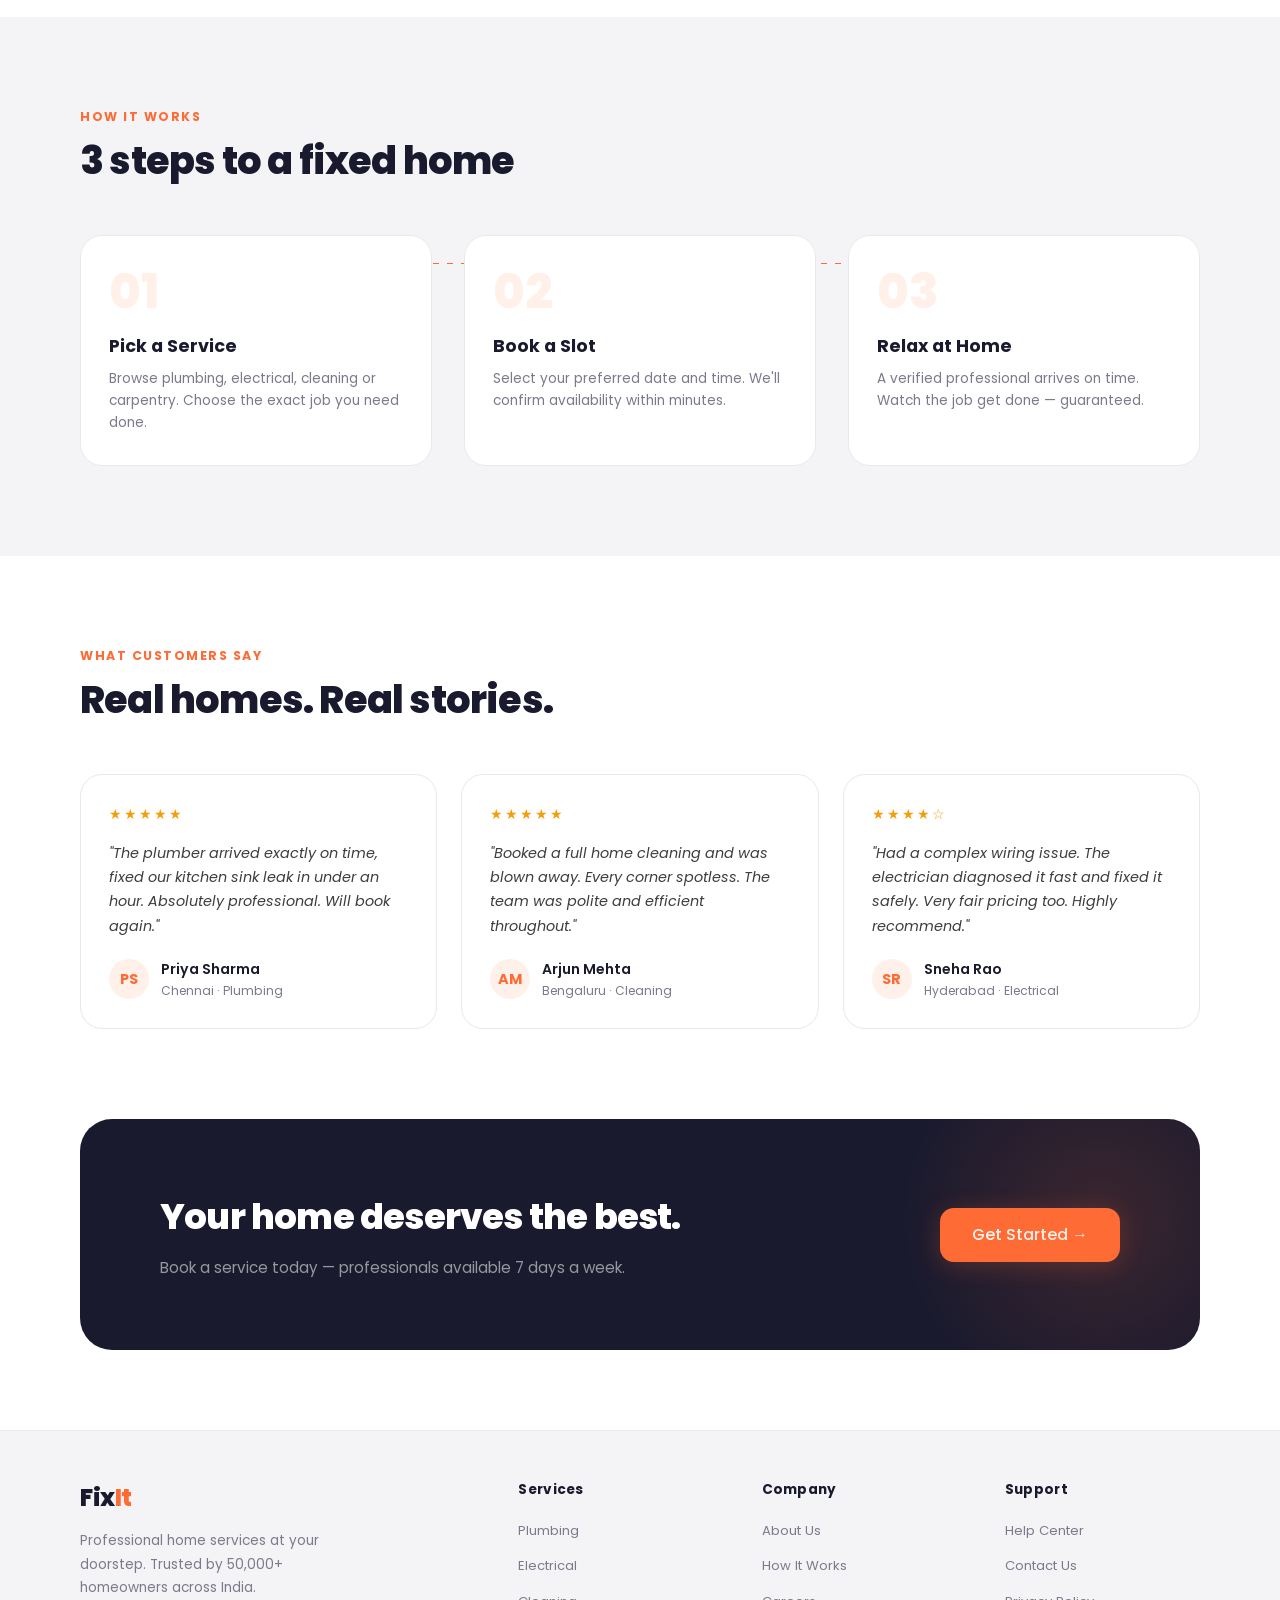
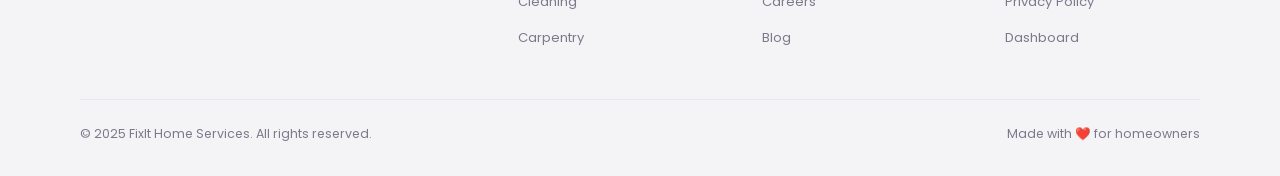
<file: orders.html>
<!DOCTYPE html>
<html lang="en">
<head>
  <meta charset="UTF-8">
  <meta name="viewport" content="width=device-width, initial-scale=1.0">
  <title>My Orders — FixIt</title>
  <link rel="stylesheet" href="style.css">
  <style>
    .orders-page { padding: 40px 80px 80px; max-width: 960px; margin: 0 auto; }

    .page-header { margin-bottom: 36px; }
    .page-header-row { display: flex; align-items: flex-end; justify-content: space-between; gap: 16px; margin-bottom: 0; }

    /* ── FILTER TABS ── */
    .filter-tabs {
      display: flex;
      gap: 8px;
      margin-bottom: 28px;
    }

    .filter-tab {
      padding: 8px 18px;
      border-radius: 100px;
      border: 1.5px solid var(--gray-border);
      background: var(--white);
      font-size: 0.82rem;
      font-weight: 500;
      color: var(--gray-mid);
      cursor: pointer;
      transition: all 0.2s;
    }

    .filter-tab:hover { border-color: var(--orange); color: var(--orange); }
    .filter-tab.active { background: var(--orange); border-color: var(--orange); color: var(--white); }

    /* ── ORDER CARDS ── */
    .orders-list { display: flex; flex-direction: column; gap: 16px; }

    .order-card {
      background: var(--white);
      border: 1.5px solid var(--gray-border);
      border-radius: var(--radius-lg);
      padding: 24px;
      cursor: pointer;
      transition: all 0.22s;
      display: grid;
      grid-template-columns: auto 1fr auto;
      gap: 20px;
      align-items: center;
    }

    .order-card:hover {
      border-color: var(--orange);
      box-shadow: var(--shadow-md);
      transform: translateX(3px);
    }

    .order-icon {
      width: 56px; height: 56px;
      border-radius: var(--radius-md);
      background: var(--orange-pale);
      display: flex; align-items: center; justify-content: center;
      font-size: 1.6rem;
      flex-shrink: 0;
    }

    .order-info {}

    .order-name {
      font-family: var(--font-display);
      font-size: 1rem;
      font-weight: 700;
      color: var(--navy);
      margin-bottom: 4px;
    }

    .order-meta {
      font-size: 0.8rem;
      color: var(--gray-mid);
      display: flex;
      align-items: center;
      gap: 14px;
      flex-wrap: wrap;
    }

    .order-meta span { display: flex; align-items: center; gap: 4px; }

    .order-right { text-align: right; flex-shrink: 0; }

    .order-price {
      font-family: var(--font-display);
      font-size: 1.1rem;
      font-weight: 800;
      color: var(--navy);
      margin-bottom: 8px;
    }

    .status-badge {
      display: inline-flex;
      align-items: center;
      gap: 5px;
      padding: 4px 12px;
      border-radius: 100px;
      font-size: 0.72rem;
      font-weight: 600;
    }

    .status-badge.upcoming { background: #EFF6FF; color: #3B82F6; }
    .status-badge.completed { background: #DCFCE7; color: #16A34A; }
    .status-badge.cancelled { background: #FEF2F2; color: #EF4444; }

    /* ── EMPTY STATE ── */
    .empty-state {
      text-align: center;
      padding: 80px 40px;
    }

    .empty-icon {
      font-size: 3.5rem;
      margin-bottom: 16px;
    }

    .empty-title {
      font-family: var(--font-display);
      font-size: 1.3rem;
      font-weight: 700;
      color: var(--navy);
      margin-bottom: 8px;
    }

    .empty-sub {
      font-size: 0.88rem;
      color: var(--gray-mid);
      margin-bottom: 28px;
    }

    /* ── ORDER DETAIL PANEL ── */
    .detail-panel-overlay {
      position: fixed; inset: 0;
      background: rgba(26,26,46,0.45);
      backdrop-filter: blur(4px);
      z-index: 150;
      opacity: 0; pointer-events: none;
      transition: opacity 0.25s;
    }

    .detail-panel-overlay.open { opacity: 1; pointer-events: all; }

    .detail-panel {
      position: fixed;
      top: 0; right: 0;
      width: 480px; height: 100vh;
      background: var(--white);
      z-index: 151;
      box-shadow: -8px 0 40px rgba(26,26,46,0.12);
      transform: translateX(100%);
      transition: transform 0.3s cubic-bezier(0.4, 0, 0.2, 1);
      overflow-y: auto;
      display: flex; flex-direction: column;
    }

    .detail-panel-overlay.open .detail-panel { transform: translateX(0); }

    .detail-panel-header {
      padding: 24px 24px 20px;
      border-bottom: 1px solid var(--gray-border);
      display: flex; align-items: center; justify-content: space-between;
      position: sticky; top: 0; background: var(--white); z-index: 1;
    }

    .detail-panel-close {
      width: 36px; height: 36px; border-radius: 50%;
      background: var(--gray-light); border: none; cursor: pointer;
      display: flex; align-items: center; justify-content: center;
      font-size: 1rem; color: var(--gray-dark); transition: all 0.2s;
    }

    .detail-panel-close:hover { background: var(--orange-pale); color: var(--orange); }

    .detail-panel-body { padding: 24px; flex: 1; }

    .order-detail-hero {
      background: var(--orange-pale);
      border-radius: var(--radius-lg);
      padding: 24px;
      text-align: center;
      margin-bottom: 24px;
    }

    .order-detail-emoji { font-size: 2.8rem; margin-bottom: 10px; }

    .order-detail-name {
      font-family: var(--font-display);
      font-size: 1.2rem;
      font-weight: 800;
      color: var(--navy);
      margin-bottom: 6px;
    }

    .detail-rows { display: flex; flex-direction: column; gap: 0; margin-bottom: 24px; }

    .detail-row {
      display: flex;
      justify-content: space-between;
      align-items: center;
      padding: 14px 0;
      border-bottom: 1px solid var(--gray-border);
      font-size: 0.85rem;
    }

    .detail-row:last-child { border-bottom: none; }
    .detail-row .label { color: var(--gray-mid); }
    .detail-row .value { font-weight: 600; color: var(--navy); }

    .rebook-section {
      background: var(--gray-light);
      border-radius: var(--radius-md);
      padding: 16px;
      display: flex;
      align-items: center;
      justify-content: space-between;
      gap: 12px;
    }

    .rebook-text { font-size: 0.82rem; color: var(--gray-dark); line-height: 1.5; }
    .rebook-text strong { color: var(--navy); display: block; margin-bottom: 2px; }

    /* ── STATS ROW ── */
    .orders-stats {
      display: grid;
      grid-template-columns: repeat(3, 1fr);
      gap: 16px;
      margin-bottom: 32px;
    }

    .orders-stat-card {
      background: var(--white);
      border: 1.5px solid var(--gray-border);
      border-radius: var(--radius-md);
      padding: 18px 20px;
    }

    .orders-stat-num {
      font-family: var(--font-display);
      font-size: 1.5rem;
      font-weight: 800;
      color: var(--navy);
      margin-bottom: 3px;
    }

    .orders-stat-label { font-size: 0.78rem; color: var(--gray-mid); }

    @media (max-width: 768px) {
      .orders-page { padding: 24px 20px 60px; }
      .order-card { grid-template-columns: auto 1fr; }
      .order-right { display: none; }
      .detail-panel { width: 100%; }
      .orders-stats { grid-template-columns: 1fr 1fr; }
      .page-header-row { flex-direction: column; align-items: flex-start; }
    }
  </style>
  <script>
    !function(){var i="analytics",analytics=window[i]=window[i]||[];if(!analytics.initialize)if(analytics.invoked)window.console&&console.error&&console.error("Segment snippet included twice.");else{analytics.invoked=!0;analytics.methods=["trackSubmit","trackClick","trackLink","trackForm","pageview","identify","reset","group","track","ready","alias","debug","page","screen","once","off","on","addSourceMiddleware","addIntegrationMiddleware","setAnonymousId","addDestinationMiddleware","register"];analytics.factory=function(e){return function(){if(window[i].initialized)return window[i][e].apply(window[i],arguments);var n=Array.prototype.slice.call(arguments);if(["track","screen","alias","group","page","identify"].indexOf(e)>-1){var c=document.querySelector("link[rel='canonical']");n.push({__t:"bpc",c:c&&c.getAttribute("href")||void 0,p:location.pathname,u:location.href,s:location.search,t:document.title,r:document.referrer})}n.unshift(e);analytics.push(n);return analytics}};for(var n=0;n<analytics.methods.length;n++){var key=analytics.methods[n];analytics[key]=analytics.factory(key)}analytics.load=function(key,n){var t=document.createElement("script");t.type="text/javascript";t.async=!0;t.setAttribute("data-global-segment-analytics-key",i);t.src="https://cdn.segment.com/analytics.js/v1/"+key+"/analytics.min.js";var r=document.getElementsByTagName("script")[0];r.parentNode.insertBefore(t,r);analytics._loadOptions=n};analytics._writeKey="YOUR_WRITE_KEY";analytics._cdn="https://cdn.segment.com";analytics.SNIPPET_VERSION="5.2.1";
    analytics.load("YOUR_WRITE_KEY");
    }}();
  </script>
</head>
<body>

  <div id="navbarRoot"></div>
  <div id="authModalRoot"></div>

  <!-- Detail Panel -->
  <div class="detail-panel-overlay" id="detailPanel">
    <div class="detail-panel" id="detailPanelInner"></div>
  </div>

  <main class="page-content">
    <div class="orders-page">

      <div class="page-header">
        <div class="page-header-row">
          <div>
            <div class="section-label">My Bookings</div>
            <h1 class="section-title" style="margin-bottom:0">Order History</h1>
          </div>
          <a href="services.html" class="btn btn-primary">+ Book a Service</a>
        </div>
      </div>

      <!-- Stats Row -->
      <div class="orders-stats" id="ordersStats"></div>

      <!-- Filter Tabs -->
      <div class="filter-tabs">
        <button class="filter-tab active" onclick="filterOrders('all', this)">All Orders</button>
        <button class="filter-tab" onclick="filterOrders('upcoming', this)">Upcoming</button>
        <button class="filter-tab" onclick="filterOrders('completed', this)">Completed</button>
        <button class="filter-tab" onclick="filterOrders('cancelled', this)">Cancelled</button>
      </div>

      <!-- Orders List -->
      <div class="orders-list" id="ordersList"></div>

    </div>
  </main>

  <script src="app.js"></script>
  <script>
    document.getElementById('navbarRoot').innerHTML = renderNavbar('My Orders');
    document.getElementById('authModalRoot').innerHTML = renderAuthModal();

    const user = Auth.require();

    // Get this user's bookings
    const allBookings = (Store.get('bookings') || [])
      .filter(b => b.userId === user.id)
      .sort((a, b) => new Date(b.createdAt) - new Date(a.createdAt));

    // Segment: Order History Viewed
    Segment.track('Order History Viewed', {
      totalOrdersCount: allBookings.length,
    });

    // ── Stats ──
    function renderStats(bookings) {
      const total = bookings.length;
      const upcoming = bookings.filter(b => b.status === 'upcoming').length;
      const spent = bookings.filter(b => b.status === 'completed').reduce((s, b) => s + b.price, 0);

      document.getElementById('ordersStats').innerHTML = `
        <div class="orders-stat-card">
          <div class="orders-stat-num">${total}</div>
          <div class="orders-stat-label">Total Bookings</div>
        </div>
        <div class="orders-stat-card">
          <div class="orders-stat-num">${upcoming}</div>
          <div class="orders-stat-label">Upcoming</div>
        </div>
        <div class="orders-stat-card">
          <div class="orders-stat-num">$${spent}</div>
          <div class="orders-stat-label">Total Spent</div>
        </div>
      `;
    }

    // ── Render Orders ──
    function renderOrders(bookings) {
      const list = document.getElementById('ordersList');

      if (bookings.length === 0) {
        list.innerHTML = `
          <div class="empty-state">
            <div class="empty-icon">📋</div>
            <div class="empty-title">No orders found</div>
            <p class="empty-sub">You don't have any bookings in this category yet.</p>
            <a href="services.html" class="btn btn-primary">Browse Services</a>
          </div>`;
        return;
      }

      list.innerHTML = bookings.map(b => {
        const svc = SERVICES[b.category];
        const icon = svc ? svc.icon : '🔧';
        const statusLabel = { upcoming: '🔵 Upcoming', completed: '✓ Completed', cancelled: '✕ Cancelled' }[b.status] || b.status;
        const dateFormatted = b.date ? new Date(b.date + 'T00:00:00').toLocaleDateString('en-US', { month: 'short', day: 'numeric', year: 'numeric' }) : '—';

        return `
          <div class="order-card" onclick="openOrderDetail('${b.id}')">
            <div class="order-icon">${icon}</div>
            <div class="order-info">
              <div class="order-name">${b.serviceName}</div>
              <div class="order-meta">
                <span>📅 ${dateFormatted}</span>
                <span>⏰ ${b.time || '—'}</span>
                <span>🏷️ ${b.category.charAt(0).toUpperCase() + b.category.slice(1)}</span>
              </div>
            </div>
            <div class="order-right">
              <div class="order-price">$${b.price}</div>
              <span class="status-badge ${b.status}">${statusLabel}</span>
            </div>
          </div>`;
      }).join('');
    }

    // ── Filter ──
    function filterOrders(status, btn) {
      document.querySelectorAll('.filter-tab').forEach(t => t.classList.remove('active'));
      btn.classList.add('active');
      const filtered = status === 'all' ? allBookings : allBookings.filter(b => b.status === status);
      renderOrders(filtered);
    }

    // ── Order Detail Panel ──
    function openOrderDetail(bookingId) {
      const booking = allBookings.find(b => b.id === bookingId);
      if (!booking) return;

      const svc = SERVICES[booking.category];
      const icon = svc ? svc.icon : '🔧';
      const dateFormatted = booking.date
        ? new Date(booking.date + 'T00:00:00').toLocaleDateString('en-US', { weekday: 'long', month: 'long', day: 'numeric', year: 'numeric' })
        : '—';

      // Segment: Order Detail Viewed
      Segment.track('Order Detail Viewed', {
        bookingId: booking.id,
        serviceName: booking.serviceName,
        category: booking.category,
        status: booking.status,
        price: booking.price,
      });

      const addr = booking.address;
      const addressStr = addr ? `${addr.street}, ${addr.city}` : 'Not recorded';

      document.getElementById('detailPanelInner').innerHTML = `
        <div class="detail-panel-header">
          <div>
            <div style="font-size:0.72rem;color:var(--gray-mid);margin-bottom:2px">Booking #${booking.id.slice(-6).toUpperCase()}</div>
            <div style="font-family:var(--font-display);font-weight:700;font-size:1rem;color:var(--navy)">${booking.serviceName}</div>
          </div>
          <button class="detail-panel-close" onclick="closePanel()">✕</button>
        </div>

        <div class="detail-panel-body">
          <div class="order-detail-hero">
            <div class="order-detail-emoji">${icon}</div>
            <div class="order-detail-name">${booking.serviceName}</div>
            <span class="status-badge ${booking.status}" style="margin-top:4px">
              ${{ upcoming: '🔵 Upcoming', completed: '✓ Completed', cancelled: '✕ Cancelled' }[booking.status]}
            </span>
          </div>

          <div class="detail-rows">
            <div class="detail-row"><span class="label">Category</span><span class="value">${booking.category.charAt(0).toUpperCase() + booking.category.slice(1)}</span></div>
            <div class="detail-row"><span class="label">Date</span><span class="value">${dateFormatted}</span></div>
            <div class="detail-row"><span class="label">Time</span><span class="value">${booking.time || '—'}</span></div>
            <div class="detail-row"><span class="label">Address</span><span class="value">${addressStr}</span></div>
            <div class="detail-row"><span class="label">Amount</span><span class="value" style="color:var(--orange);font-size:1rem">$${booking.price}</span></div>
            <div class="detail-row"><span class="label">Payment</span><span class="value">On completion</span></div>
          </div>

          ${booking.status === 'completed' ? `
          <div class="rebook-section">
            <div class="rebook-text">
              <strong>Book again?</strong>
              Happy with this service? Rebook with one click.
            </div>
            <a href="booking.html?cat=${booking.category}&item=${booking.serviceId}"
               class="btn btn-primary btn-sm"
               onclick="fireRebookEvent('${booking.category}', '${booking.serviceName}', '${booking.serviceId}')">
              Rebook
            </a>
          </div>` : ''}

          ${booking.status === 'upcoming' ? `
          <div style="background:#EFF6FF;border-radius:var(--radius-md);padding:14px 16px;font-size:0.82rem;color:#1D4ED8;line-height:1.6;margin-top:16px">
            📞 A professional will be assigned 2 hours before your slot. You'll be notified via your registered contact.
          </div>` : ''}
        </div>
      `;

      document.getElementById('detailPanel').classList.add('open');
    }

    function fireRebookEvent(category, serviceName, serviceId) {
      const svc = SERVICES[category];
      Segment.track(`${svc.name} Booking Started`, {
        category, serviceName, serviceId,
        source: 'rebook_from_orders',
      });
    }

    function closePanel() {
      document.getElementById('detailPanel').classList.remove('open');
    }

    document.getElementById('detailPanel').addEventListener('click', function(e) {
      if (e.target === this) closePanel();
    });

    // ── Init ──
    renderStats(allBookings);
    renderOrders(allBookings);
  </script>

</body>
</html>
</file>
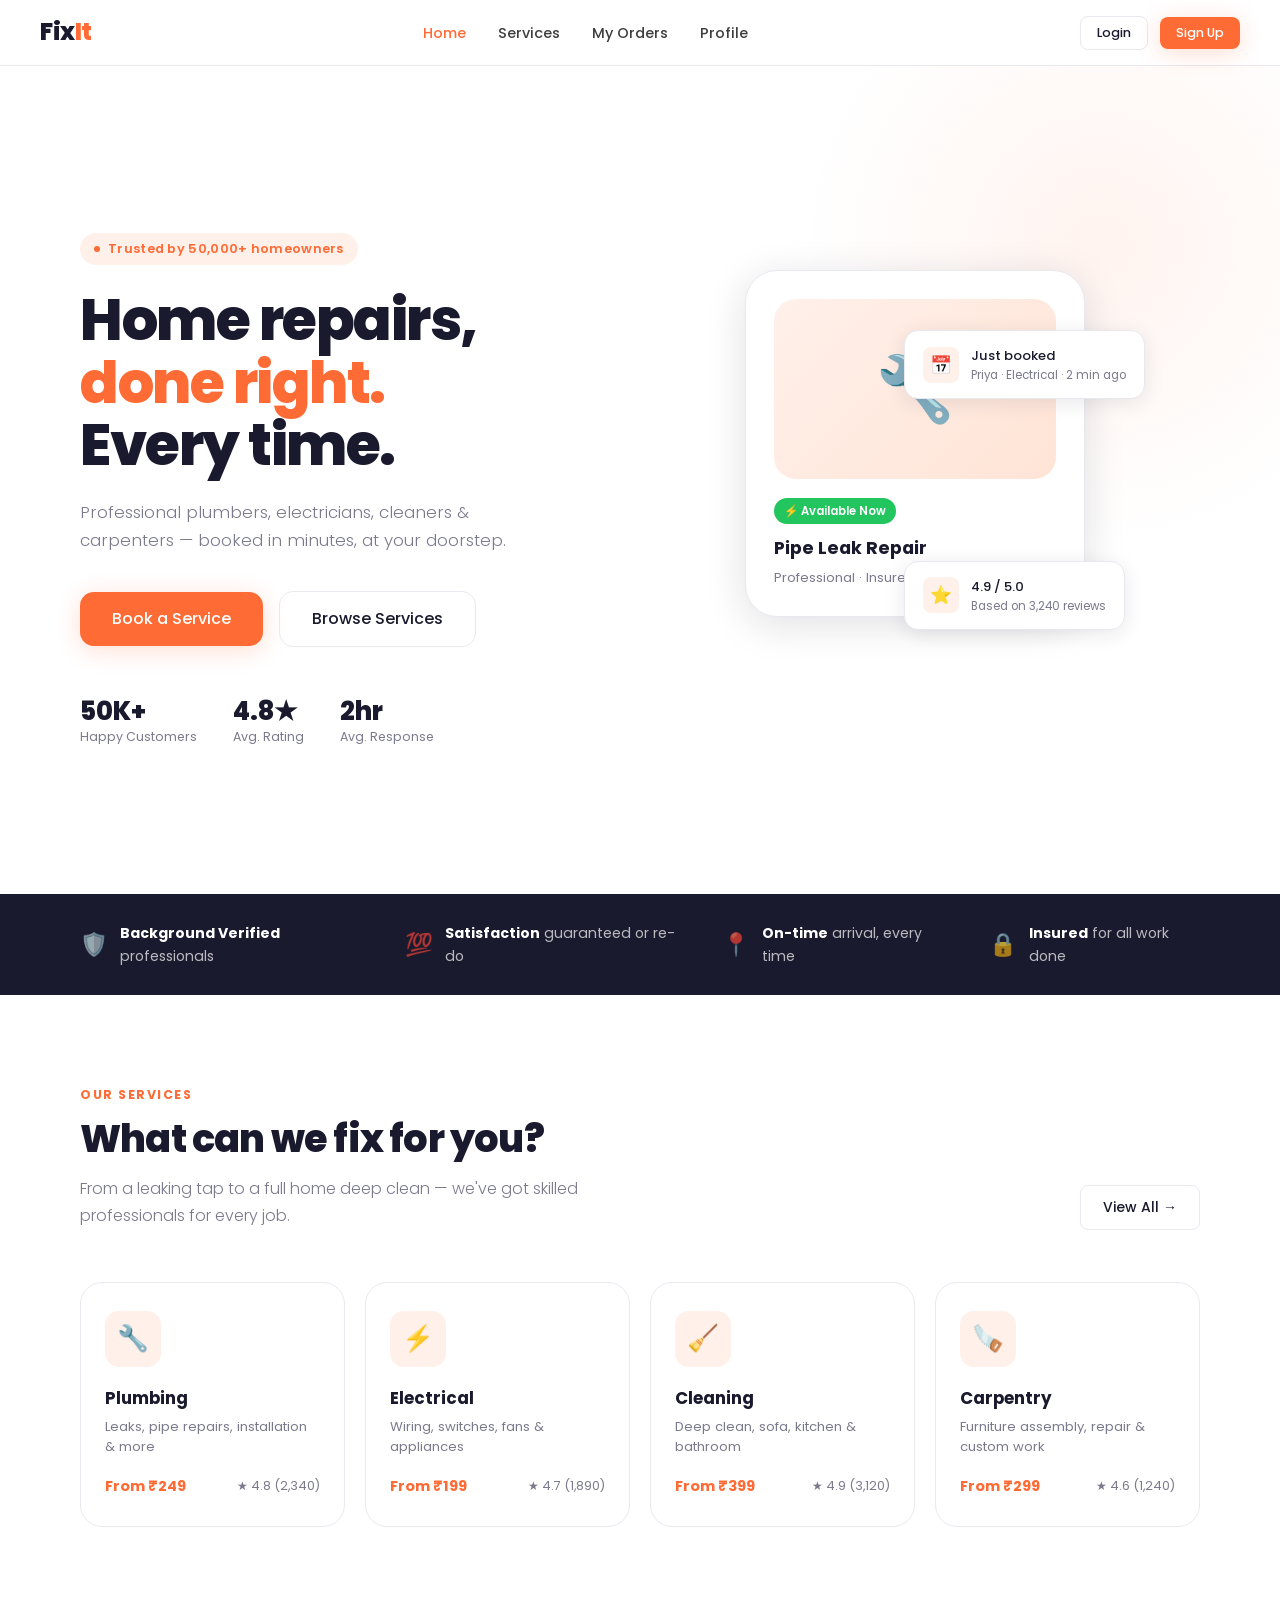
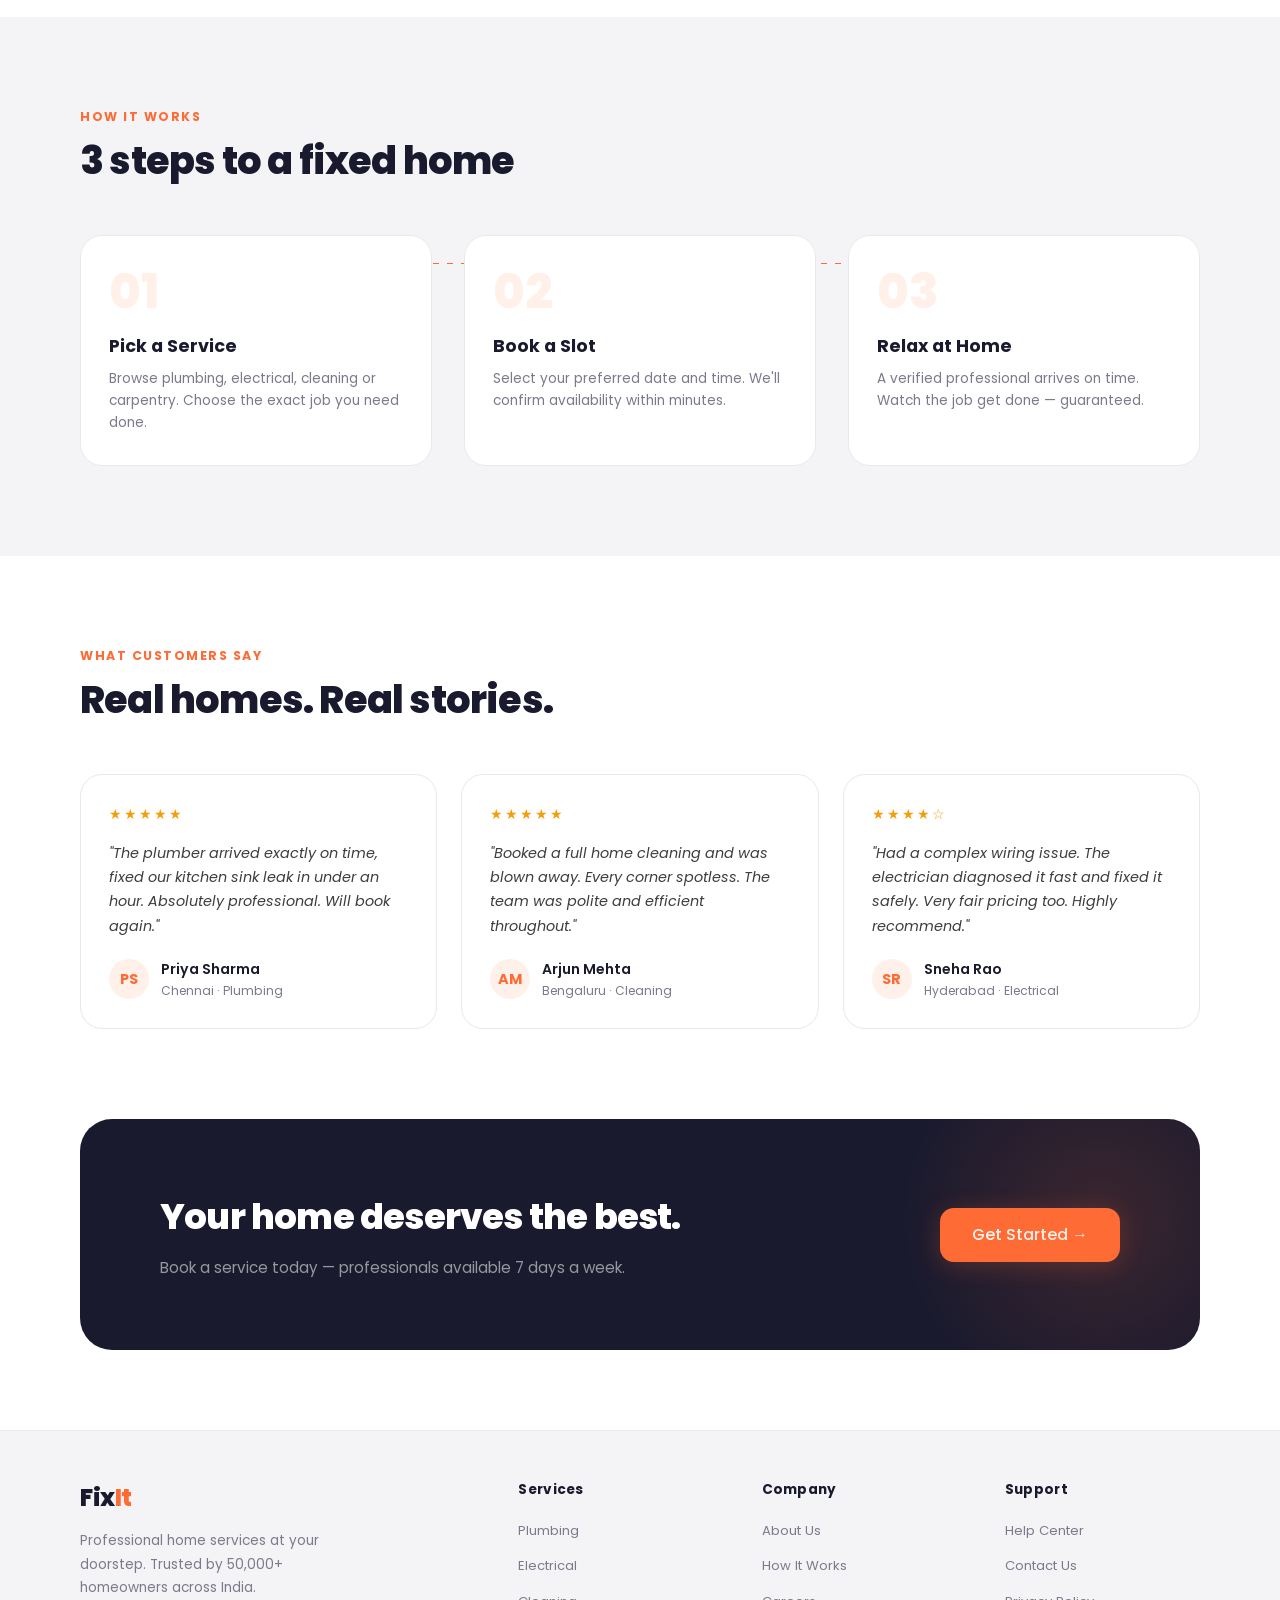
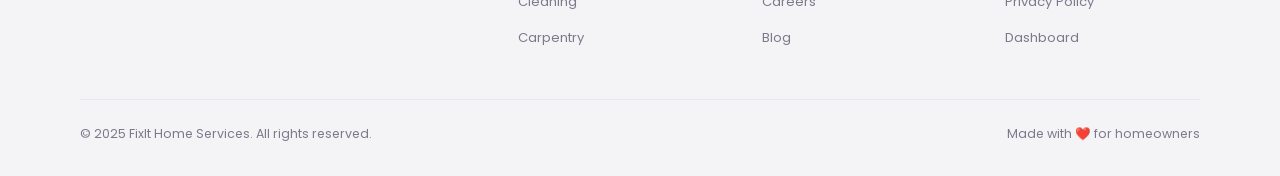
<file: profile.html>
<!DOCTYPE html>
<html lang="en">
<head>
  <meta charset="UTF-8">
  <meta name="viewport" content="width=device-width, initial-scale=1.0">
  <title>My Profile — FixIt</title>
  <link rel="stylesheet" href="style.css">
  <style>
    .profile-page { padding: 40px 80px 80px; max-width: 860px; margin: 0 auto; }

    /* ── PROFILE HEADER ── */
    .profile-hero {
      background: linear-gradient(135deg, var(--navy) 0%, var(--navy-mid) 100%);
      border-radius: var(--radius-xl);
      padding: 40px;
      display: flex;
      align-items: center;
      gap: 28px;
      margin-bottom: 32px;
      position: relative;
      overflow: hidden;
    }

    .profile-hero::before {
      content: '';
      position: absolute;
      top: -80px; right: -80px;
      width: 280px; height: 280px;
      background: radial-gradient(circle, rgba(255,107,53,0.15) 0%, transparent 70%);
    }

    .profile-avatar {
      width: 80px; height: 80px;
      border-radius: 50%;
      background: var(--orange);
      display: flex; align-items: center; justify-content: center;
      font-family: var(--font-display);
      font-size: 1.8rem;
      font-weight: 800;
      color: var(--white);
      flex-shrink: 0;
      box-shadow: 0 0 0 4px rgba(255,107,53,0.3);
    }

    .profile-hero-info {}

    .profile-hero-name {
      font-family: var(--font-display);
      font-size: 1.5rem;
      font-weight: 800;
      color: var(--white);
      margin-bottom: 4px;
    }

    .profile-hero-email {
      font-size: 0.85rem;
      color: rgba(255,255,255,0.55);
      margin-bottom: 12px;
    }

    .profile-hero-badges { display: flex; gap: 8px; flex-wrap: wrap; }

    .profile-badge {
      display: inline-flex;
      align-items: center;
      gap: 5px;
      padding: 4px 12px;
      border-radius: 100px;
      font-size: 0.72rem;
      font-weight: 600;
      background: rgba(255,255,255,0.1);
      color: rgba(255,255,255,0.8);
      border: 1px solid rgba(255,255,255,0.15);
    }

    /* ── SECTIONS ── */
    .profile-section {
      background: var(--white);
      border: 1.5px solid var(--gray-border);
      border-radius: var(--radius-lg);
      margin-bottom: 20px;
      overflow: hidden;
    }

    .profile-section-header {
      padding: 20px 24px;
      border-bottom: 1px solid var(--gray-border);
      display: flex;
      align-items: center;
      justify-content: space-between;
    }

    .profile-section-title {
      font-family: var(--font-display);
      font-size: 0.95rem;
      font-weight: 700;
      color: var(--navy);
      display: flex;
      align-items: center;
      gap: 10px;
    }

    .profile-section-icon {
      width: 32px; height: 32px;
      border-radius: var(--radius-sm);
      background: var(--orange-pale);
      display: flex; align-items: center; justify-content: center;
      font-size: 0.9rem;
    }

    .profile-section-body { padding: 24px; }

    /* ── FIELD ROWS ── */
    .field-row {
      display: grid;
      grid-template-columns: 1fr 1fr;
      gap: 20px;
      margin-bottom: 20px;
    }

    .field-row:last-child { margin-bottom: 0; }
    .field-single { margin-bottom: 20px; }
    .field-single:last-child { margin-bottom: 0; }

    .field-group {}
    .field-label {
      font-size: 0.78rem;
      font-weight: 600;
      color: var(--gray-mid);
      text-transform: uppercase;
      letter-spacing: 0.5px;
      margin-bottom: 7px;
      display: block;
    }

    .field-value {
      font-size: 0.92rem;
      color: var(--navy);
      font-weight: 500;
      padding: 10px 0;
      border-bottom: 1.5px solid transparent;
    }

    .field-input {
      width: 100%;
      padding: 10px 14px;
      border: 1.5px solid var(--gray-border);
      border-radius: var(--radius-sm);
      font-family: var(--font-body);
      font-size: 0.9rem;
      color: var(--navy);
      background: var(--white);
      transition: border-color 0.2s;
    }

    .field-input:focus { outline: none; border-color: var(--orange); }

    /* Edit / Save button per section */
    .section-edit-btn {
      font-size: 0.8rem;
      font-weight: 600;
      color: var(--orange);
      background: none;
      border: none;
      cursor: pointer;
      padding: 6px 12px;
      border-radius: var(--radius-sm);
      transition: background 0.2s;
    }

    .section-edit-btn:hover { background: var(--orange-pale); }

    /* ── PREFERENCES ── */
    .pref-grid { display: grid; grid-template-columns: 1fr 1fr; gap: 12px; }

    .pref-item {
      display: flex;
      align-items: center;
      gap: 12px;
      padding: 14px 16px;
      border: 1.5px solid var(--gray-border);
      border-radius: var(--radius-md);
      cursor: pointer;
      transition: all 0.2s;
    }

    .pref-item:hover { border-color: var(--orange); }
    .pref-item.active { border-color: var(--orange); background: var(--orange-pale); }

    .pref-check {
      width: 20px; height: 20px;
      border-radius: 50%;
      border: 2px solid var(--gray-border);
      flex-shrink: 0;
      transition: all 0.2s;
      display: flex; align-items: center; justify-content: center;
      font-size: 0.6rem;
    }

    .pref-item.active .pref-check {
      background: var(--orange);
      border-color: var(--orange);
      color: white;
    }

    .pref-icon { font-size: 1.2rem; }
    .pref-name { font-size: 0.85rem; font-weight: 500; color: var(--navy); }

    /* ── DANGER ZONE ── */
    .danger-zone {
      background: #FEF2F2;
      border: 1.5px solid #FECACA;
      border-radius: var(--radius-lg);
      padding: 20px 24px;
      display: flex;
      align-items: center;
      justify-content: space-between;
      gap: 16px;
    }

    .danger-text { font-size: 0.85rem; color: #7F1D1D; line-height: 1.5; }
    .danger-text strong { color: #991B1B; display: block; margin-bottom: 2px; }

    .btn-danger {
      background: #EF4444;
      color: white;
      border: none;
      flex-shrink: 0;
    }
    .btn-danger:hover { background: #DC2626; }

    /* ── MEMBER SINCE ── */
    .member-tag {
      display: inline-flex;
      align-items: center;
      gap: 6px;
      font-size: 0.75rem;
      color: rgba(255,255,255,0.6);
      margin-top: 8px;
    }

    @media (max-width: 768px) {
      .profile-page { padding: 24px 20px 60px; }
      .profile-hero { flex-direction: column; text-align: center; padding: 28px 20px; }
      .profile-hero-badges { justify-content: center; }
      .field-row { grid-template-columns: 1fr; }
      .pref-grid { grid-template-columns: 1fr; }
      .danger-zone { flex-direction: column; }
    }
  </style>
  <script>
    !function(){var i="analytics",analytics=window[i]=window[i]||[];if(!analytics.initialize)if(analytics.invoked)window.console&&console.error&&console.error("Segment snippet included twice.");else{analytics.invoked=!0;analytics.methods=["trackSubmit","trackClick","trackLink","trackForm","pageview","identify","reset","group","track","ready","alias","debug","page","screen","once","off","on","addSourceMiddleware","addIntegrationMiddleware","setAnonymousId","addDestinationMiddleware","register"];analytics.factory=function(e){return function(){if(window[i].initialized)return window[i][e].apply(window[i],arguments);var n=Array.prototype.slice.call(arguments);if(["track","screen","alias","group","page","identify"].indexOf(e)>-1){var c=document.querySelector("link[rel='canonical']");n.push({__t:"bpc",c:c&&c.getAttribute("href")||void 0,p:location.pathname,u:location.href,s:location.search,t:document.title,r:document.referrer})}n.unshift(e);analytics.push(n);return analytics}};for(var n=0;n<analytics.methods.length;n++){var key=analytics.methods[n];analytics[key]=analytics.factory(key)}analytics.load=function(key,n){var t=document.createElement("script");t.type="text/javascript";t.async=!0;t.setAttribute("data-global-segment-analytics-key",i);t.src="https://cdn.segment.com/analytics.js/v1/"+key+"/analytics.min.js";var r=document.getElementsByTagName("script")[0];r.parentNode.insertBefore(t,r);analytics._loadOptions=n};analytics._writeKey="g0WYpINn0byl7RXVxPLKBFmQB4ZWXdEJ";analytics._cdn="https://cdn.segment.com";analytics.SNIPPET_VERSION="5.2.1";
    analytics.load("g0WYpINn0byl7RXVxPLKBFmQB4ZWXdEJ");
    }}();
  </script>
</head>
<body>

  <div id="navbarRoot"></div>
  <div id="authModalRoot"></div>

  <main class="page-content">
    <div class="profile-page">

      <!-- Profile Hero -->
      <div class="profile-hero" id="profileHero"></div>

      <!-- Personal Info -->
      <div class="profile-section">
        <div class="profile-section-header">
          <div class="profile-section-title">
            <div class="profile-section-icon">👤</div>
            Personal Information
          </div>
          <button class="section-edit-btn" id="personalEditBtn" onclick="togglePersonalEdit()">Edit</button>
        </div>
        <div class="profile-section-body" id="personalBody"></div>
      </div>

      <!-- Contact Info -->
      <div class="profile-section">
        <div class="profile-section-header">
          <div class="profile-section-title">
            <div class="profile-section-icon">📞</div>
            Contact & Address
          </div>
          <button class="section-edit-btn" id="contactEditBtn" onclick="toggleContactEdit()">Edit</button>
        </div>
        <div class="profile-section-body" id="contactBody"></div>
      </div>

      <!-- Service Preferences -->
      <div class="profile-section">
        <div class="profile-section-header">
          <div class="profile-section-title">
            <div class="profile-section-icon">⚙️</div>
            Service Preferences
          </div>
          <button class="section-edit-btn" onclick="savePreferences()">Save</button>
        </div>
        <div class="profile-section-body">
          <p style="font-size:0.82rem;color:var(--gray-mid);margin-bottom:16px">Select the services you're most likely to use. We'll personalize your experience based on this.</p>
          <div class="pref-grid" id="prefGrid"></div>
        </div>
      </div>

      <!-- Danger Zone -->
      <div class="danger-zone">
        <div class="danger-text">
          <strong>Log out of your account</strong>
          You'll need to sign in again to access your bookings and profile.
        </div>
        <button class="btn btn-danger btn-sm" onclick="handleLogout()">Log Out</button>
      </div>

    </div>
  </main>

  <script src="app.js"></script>
  <script>
    document.getElementById('navbarRoot').innerHTML = renderNavbar('Profile');
    document.getElementById('authModalRoot').innerHTML = renderAuthModal();

    let user = Auth.require();
    let personalEditing = false;
    let contactEditing = false;

    // Segment: Profile Page Viewed
    Segment.track('Profile Page Viewed', {});

    // ── Hero ──
    function renderHero() {
      const initials = user.name.split(' ').map(n => n[0]).join('').toUpperCase().slice(0, 2);
      const bookings = (Store.get('bookings') || []).filter(b => b.userId === user.id);
      const completed = bookings.filter(b => b.status === 'completed').length;
      const memberSince = new Date(user.createdAt).toLocaleDateString('en-US', { month: 'long', year: 'numeric' });

      document.getElementById('profileHero').innerHTML = `
        <div class="profile-avatar">${initials}</div>
        <div class="profile-hero-info">
          <div class="profile-hero-name">${user.name}</div>
          <div class="profile-hero-email">${user.email}</div>
          <div class="profile-hero-badges">
            <span class="profile-badge">⭐ ${bookings.length} Bookings</span>
            <span class="profile-badge">✓ ${completed} Completed</span>
          </div>
          <div class="member-tag">📅 Member since ${memberSince}</div>
        </div>
      `;
    }

    // ── Personal Info ──
    function renderPersonalView() {
      document.getElementById('personalEditBtn').textContent = 'Edit';
      document.getElementById('personalBody').innerHTML = `
        <div class="field-row">
          <div class="field-group">
            <span class="field-label">Full Name</span>
            <div class="field-value">${user.name || '—'}</div>
          </div>
          <div class="field-group">
            <span class="field-label">Email Address</span>
            <div class="field-value">${user.email || '—'}</div>
          </div>
        </div>
      `;
    }

    function renderPersonalEdit() {
      document.getElementById('personalEditBtn').textContent = 'Save';
      document.getElementById('personalBody').innerHTML = `
        <div class="field-row">
          <div class="field-group">
            <label class="form-label">Full Name</label>
            <input class="field-input" id="editName" value="${user.name || ''}" placeholder="Your full name">
          </div>
          <div class="field-group">
            <label class="form-label">Email Address</label>
            <input class="field-input" value="${user.email}" disabled style="background:var(--gray-light);color:var(--gray-mid);cursor:not-allowed">
          </div>
        </div>
      `;
    }

    function togglePersonalEdit() {
      if (!personalEditing) {
        personalEditing = true;
        renderPersonalEdit();
      } else {
        const newName = document.getElementById('editName').value.trim();
        if (!newName) { Toast.show('Name cannot be empty', 'error'); return; }

        const oldName = user.name;
        if (newName !== oldName) {
          // Update storage
          user.name = newName;
          Store.set('currentUser', user);
          Store.update('users', user.id, { name: newName });

          // Segment: Profile Name Updated
          Segment.track('Profile Name Updated', {});
          Toast.show('Name updated successfully!');
          renderHero();
        }

        personalEditing = false;
        renderPersonalView();
      }
    }

    // ── Contact Info ──
    function renderContactView() {
      document.getElementById('contactEditBtn').textContent = 'Edit';
      document.getElementById('contactBody').innerHTML = `
        <div class="field-row">
          <div class="field-group">
            <span class="field-label">Phone Number</span>
            <div class="field-value">${user.phone || '—'}</div>
          </div>
          <div class="field-group">
            <span class="field-label">City</span>
            <div class="field-value">${user.city || '—'}</div>
          </div>
        </div>
        <div class="field-single">
          <span class="field-label">Street Address</span>
          <div class="field-value">${user.address || '—'}</div>
        </div>
      `;
    }

    function renderContactEdit() {
      document.getElementById('contactEditBtn').textContent = 'Save';
      document.getElementById('contactBody').innerHTML = `
        <div class="field-row">
          <div class="field-group">
            <label class="form-label">Phone Number</label>
            <input class="field-input" id="editPhone" value="${user.phone || ''}" placeholder="+1 555 000 0000">
          </div>
          <div class="field-group">
            <label class="form-label">City</label>
            <input class="field-input" id="editCity" value="${user.city || ''}" placeholder="New York">
          </div>
        </div>
        <div class="field-single">
          <label class="form-label">Street Address</label>
          <input class="field-input" id="editAddress" value="${user.address || ''}" placeholder="123 Main Street">
        </div>
      `;
    }

    function toggleContactEdit() {
      if (!contactEditing) {
        contactEditing = true;
        renderContactEdit();
      } else {
        const newPhone = document.getElementById('editPhone').value.trim();
        const newCity = document.getElementById('editCity').value.trim();
        const newAddress = document.getElementById('editAddress').value.trim();

        const phoneChanged = newPhone !== user.phone;
        const cityChanged = newCity !== user.city;
        const addressChanged = newAddress !== user.address;

        if (phoneChanged) {
          user.phone = newPhone;
          Segment.track('Profile Phone Updated', {});
        }

        if (cityChanged || addressChanged) {
          user.city = newCity;
          user.address = newAddress;
          // Only send city — no full address in event for privacy
          Segment.track('Profile Address Updated', { city: newCity });
        }

        if (phoneChanged || cityChanged || addressChanged) {
          Store.set('currentUser', user);
          Store.update('users', user.id, { phone: newPhone, city: newCity, address: newAddress });
          Toast.show('Contact details updated!');
        }

        contactEditing = false;
        renderContactView();
      }
    }

    // ── Preferences ──
    const PREFS = [
      { id: 'plumbing', icon: '🔧', label: 'Plumbing' },
      { id: 'electrical', icon: '⚡', label: 'Electrical' },
      { id: 'cleaning', icon: '🧹', label: 'Cleaning' },
      { id: 'carpentry', icon: '🪚', label: 'Carpentry' },
    ];

    let selectedPrefs = user.preferences || [];

    function renderPrefs() {
      document.getElementById('prefGrid').innerHTML = PREFS.map(p => `
        <div class="pref-item ${selectedPrefs.includes(p.id) ? 'active' : ''}" onclick="togglePref('${p.id}')">
          <div class="pref-check">${selectedPrefs.includes(p.id) ? '✓' : ''}</div>
          <span class="pref-icon">${p.icon}</span>
          <span class="pref-name">${p.label}</span>
        </div>
      `).join('');
    }

    function togglePref(id) {
      if (selectedPrefs.includes(id)) {
        selectedPrefs = selectedPrefs.filter(p => p !== id);
      } else {
        selectedPrefs.push(id);
      }
      renderPrefs();
    }

    function savePreferences() {
      user.preferences = selectedPrefs;
      Store.set('currentUser', user);
      Store.update('users', user.id, { preferences: selectedPrefs });
      Toast.show('Preferences saved!');
    }

    // ── Logout ──
    function handleLogout() {
      Auth.logout();
      Toast.show('Logged out. See you soon!');
      setTimeout(() => window.location.href = 'index.html', 800);
    }

    // ── Init ──
    renderHero();
    renderPersonalView();
    renderContactView();
    renderPrefs();
  </script>

</body>
</html>
</file>
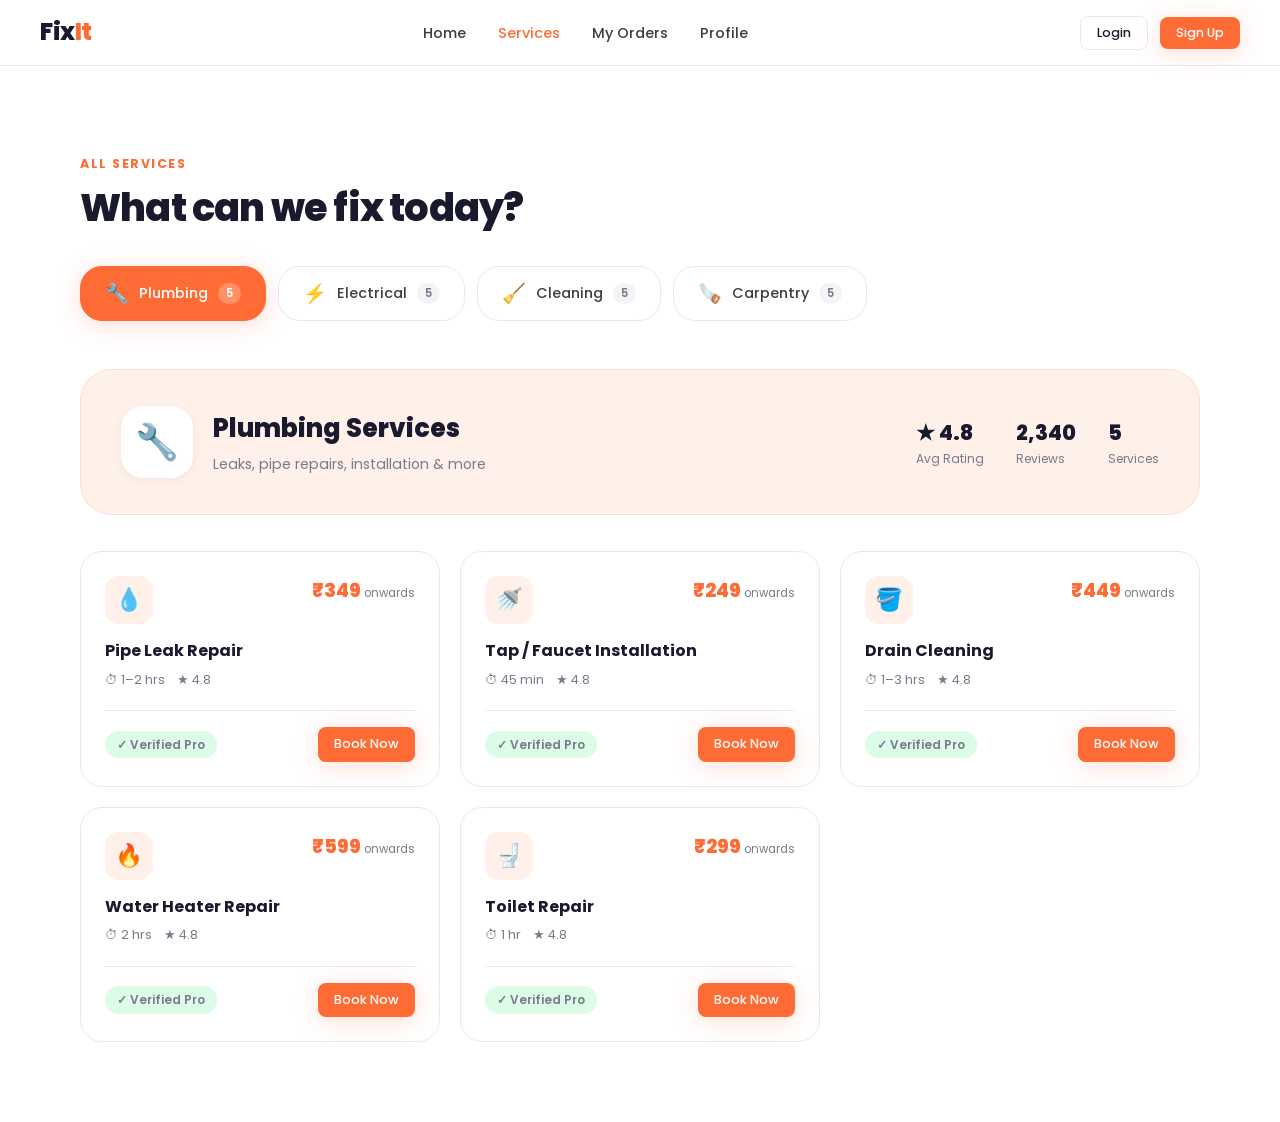
<file: services.html>
<!DOCTYPE html>
<html lang="en">
<head>
  <meta charset="UTF-8">
  <meta name="viewport" content="width=device-width, initial-scale=1.0">
  <title>Services — FixIt</title>
  <link rel="stylesheet" href="style.css">
  <style>
    /* ── SERVICES PAGE SPECIFIC ── */
    .services-page { padding: 40px 80px 80px; }

    /* Category Tabs */
    .cat-tabs {
      display: flex;
      gap: 12px;
      margin-bottom: 48px;
      flex-wrap: wrap;
    }

    .cat-tab {
      display: flex;
      align-items: center;
      gap: 10px;
      padding: 12px 24px;
      border-radius: var(--radius-lg);
      border: 1.5px solid var(--gray-border);
      background: var(--white);
      cursor: pointer;
      transition: all 0.22s;
      font-family: var(--font-body);
      font-size: 0.9rem;
      font-weight: 500;
      color: var(--gray-dark);
    }

    .cat-tab:hover {
      border-color: var(--orange);
      color: var(--orange);
    }

    .cat-tab.active {
      background: var(--orange);
      border-color: var(--orange);
      color: var(--white);
      box-shadow: var(--shadow-orange);
    }

    .cat-tab-icon { font-size: 1.2rem; }
    .cat-tab-count {
      background: rgba(255,255,255,0.25);
      padding: 2px 8px;
      border-radius: 100px;
      font-size: 0.72rem;
      font-weight: 600;
    }

    .cat-tab:not(.active) .cat-tab-count {
      background: var(--gray-light);
      color: var(--gray-mid);
    }

    /* Page Header */
    .services-header {
      padding: 48px 0 36px;
    }

    .services-header-inner {
      display: flex;
      align-items: flex-end;
      justify-content: space-between;
      gap: 24px;
    }

    /* Category Hero */
    .cat-hero {
      background: var(--orange-pale);
      border-radius: var(--radius-xl);
      padding: 36px 40px;
      margin-bottom: 36px;
      display: flex;
      align-items: center;
      justify-content: space-between;
      gap: 24px;
      border: 1.5px solid rgba(255,107,53,0.15);
      animation: fadeUp 0.4s forwards;
    }

    .cat-hero-left { display: flex; align-items: center; gap: 20px; }

    .cat-hero-icon {
      width: 72px; height: 72px;
      background: var(--white);
      border-radius: var(--radius-lg);
      display: flex; align-items: center; justify-content: center;
      font-size: 2.2rem;
      box-shadow: var(--shadow-sm);
    }

    .cat-hero-name {
      font-family: var(--font-display);
      font-size: 1.6rem;
      font-weight: 800;
      color: var(--navy);
      margin-bottom: 4px;
    }

    .cat-hero-desc { font-size: 0.88rem; color: var(--gray-mid); }

    .cat-hero-stats {
      display: flex;
      gap: 32px;
    }

    .cat-stat-num {
      font-family: var(--font-display);
      font-size: 1.3rem;
      font-weight: 800;
      color: var(--navy);
    }

    .cat-stat-label { font-size: 0.75rem; color: var(--gray-mid); }

    /* Sub-service Cards */
    .sub-services-grid {
      display: grid;
      grid-template-columns: repeat(3, 1fr);
      gap: 20px;
    }

    .sub-card {
      background: var(--white);
      border-radius: var(--radius-lg);
      border: 1.5px solid var(--gray-border);
      padding: 24px;
      cursor: pointer;
      transition: all 0.22s;
      display: flex;
      flex-direction: column;
      gap: 0;
      animation: fadeUp 0.4s forwards;
    }

    .sub-card:hover {
      border-color: var(--orange);
      box-shadow: var(--shadow-orange);
      transform: translateY(-2px);
    }

    .sub-card-top {
      display: flex;
      align-items: flex-start;
      justify-content: space-between;
      margin-bottom: 14px;
    }

    .sub-card-icon {
      width: 48px; height: 48px;
      background: var(--orange-pale);
      border-radius: var(--radius-md);
      display: flex; align-items: center; justify-content: center;
      font-size: 1.4rem;
      transition: background 0.22s;
    }

    .sub-card:hover .sub-card-icon { background: var(--orange); }

    .sub-card-price {
      font-family: var(--font-display);
      font-size: 1.2rem;
      font-weight: 800;
      color: var(--orange);
    }

    .sub-card-price span {
      font-size: 0.72rem;
      font-weight: 400;
      color: var(--gray-mid);
    }

    .sub-card-name {
      font-family: var(--font-display);
      font-size: 1rem;
      font-weight: 700;
      color: var(--navy);
      margin-bottom: 6px;
    }

    .sub-card-meta {
      font-size: 0.8rem;
      color: var(--gray-mid);
      margin-bottom: 20px;
      display: flex;
      align-items: center;
      gap: 12px;
    }

    .sub-card-meta span { display: flex; align-items: center; gap: 4px; }

    .sub-card-footer {
      margin-top: auto;
      padding-top: 16px;
      border-top: 1px solid var(--gray-border);
      display: flex;
      align-items: center;
      justify-content: space-between;
    }

    .sub-card-tag { font-size: 0.75rem; color: var(--gray-mid); }

    /* Service Detail Panel (slide-in) */
    .detail-panel-overlay {
      position: fixed;
      inset: 0;
      background: rgba(26,26,46,0.45);
      backdrop-filter: blur(4px);
      z-index: 150;
      opacity: 0;
      pointer-events: none;
      transition: opacity 0.25s;
    }

    .detail-panel-overlay.open {
      opacity: 1;
      pointer-events: all;
    }

    .detail-panel {
      position: fixed;
      top: 0; right: 0;
      width: 480px;
      height: 100vh;
      background: var(--white);
      z-index: 151;
      box-shadow: -8px 0 40px rgba(26,26,46,0.12);
      transform: translateX(100%);
      transition: transform 0.3s cubic-bezier(0.4, 0, 0.2, 1);
      overflow-y: auto;
      display: flex;
      flex-direction: column;
    }

    .detail-panel-overlay.open .detail-panel {
      transform: translateX(0);
    }

    .detail-panel-header {
      padding: 28px 28px 20px;
      border-bottom: 1px solid var(--gray-border);
      display: flex;
      align-items: center;
      justify-content: space-between;
      position: sticky;
      top: 0;
      background: var(--white);
      z-index: 1;
    }

    .detail-panel-close {
      width: 36px; height: 36px;
      border-radius: 50%;
      background: var(--gray-light);
      border: none;
      cursor: pointer;
      display: flex; align-items: center; justify-content: center;
      font-size: 1rem;
      color: var(--gray-dark);
      transition: all 0.2s;
    }

    .detail-panel-close:hover { background: var(--orange-pale); color: var(--orange); }

    .detail-panel-body { padding: 28px; flex: 1; }

    .detail-service-hero {
      background: var(--orange-pale);
      border-radius: var(--radius-lg);
      padding: 28px;
      text-align: center;
      margin-bottom: 24px;
    }

    .detail-service-emoji { font-size: 3rem; margin-bottom: 10px; }

    .detail-service-name {
      font-family: var(--font-display);
      font-size: 1.3rem;
      font-weight: 800;
      color: var(--navy);
      margin-bottom: 4px;
    }

    .detail-service-cat {
      font-size: 0.8rem;
      color: var(--gray-mid);
    }

    .detail-info-grid {
      display: grid;
      grid-template-columns: 1fr 1fr;
      gap: 14px;
      margin-bottom: 24px;
    }

    .detail-info-box {
      background: var(--gray-light);
      border-radius: var(--radius-md);
      padding: 16px;
    }

    .detail-info-label { font-size: 0.72rem; color: var(--gray-mid); margin-bottom: 4px; font-weight: 600; text-transform: uppercase; letter-spacing: 0.5px; }
    .detail-info-value { font-family: var(--font-display); font-size: 1.1rem; font-weight: 700; color: var(--navy); }

    .detail-includes {
      margin-bottom: 24px;
    }

    .detail-includes h4 {
      font-family: var(--font-display);
      font-size: 0.95rem;
      font-weight: 700;
      color: var(--navy);
      margin-bottom: 14px;
    }

    .detail-includes ul {
      list-style: none;
      display: flex;
      flex-direction: column;
      gap: 10px;
    }

    .detail-includes ul li {
      display: flex;
      align-items: center;
      gap: 10px;
      font-size: 0.85rem;
      color: var(--gray-dark);
    }

    .detail-includes ul li::before {
      content: '✓';
      width: 20px; height: 20px;
      background: #DCFCE7;
      color: #16A34A;
      border-radius: 50%;
      display: flex; align-items: center; justify-content: center;
      font-size: 0.7rem;
      font-weight: 700;
      flex-shrink: 0;
    }

    .detail-panel-footer {
      padding: 20px 28px;
      border-top: 1px solid var(--gray-border);
      background: var(--white);
      position: sticky;
      bottom: 0;
      display: flex;
      align-items: center;
      justify-content: space-between;
      gap: 16px;
    }

    .detail-price-block .label { font-size: 0.75rem; color: var(--gray-mid); }
    .detail-price-block .price {
      font-family: var(--font-display);
      font-size: 1.5rem;
      font-weight: 800;
      color: var(--navy);
    }

    @media (max-width: 768px) {
      .services-page { padding: 24px 20px 60px; }
      .sub-services-grid { grid-template-columns: 1fr; }
      .cat-hero { flex-direction: column; align-items: flex-start; }
      .detail-panel { width: 100%; }
      .services-header-inner { flex-direction: column; align-items: flex-start; }
    }
  </style>
  <script>
    !function(){var i="analytics",analytics=window[i]=window[i]||[];if(!analytics.initialize)if(analytics.invoked)window.console&&console.error&&console.error("Segment snippet included twice.");else{analytics.invoked=!0;analytics.methods=["trackSubmit","trackClick","trackLink","trackForm","pageview","identify","reset","group","track","ready","alias","debug","page","screen","once","off","on","addSourceMiddleware","addIntegrationMiddleware","setAnonymousId","addDestinationMiddleware","register"];analytics.factory=function(e){return function(){if(window[i].initialized)return window[i][e].apply(window[i],arguments);var n=Array.prototype.slice.call(arguments);if(["track","screen","alias","group","page","identify"].indexOf(e)>-1){var c=document.querySelector("link[rel='canonical']");n.push({__t:"bpc",c:c&&c.getAttribute("href")||void 0,p:location.pathname,u:location.href,s:location.search,t:document.title,r:document.referrer})}n.unshift(e);analytics.push(n);return analytics}};for(var n=0;n<analytics.methods.length;n++){var key=analytics.methods[n];analytics[key]=analytics.factory(key)}analytics.load=function(key,n){var t=document.createElement("script");t.type="text/javascript";t.async=!0;t.setAttribute("data-global-segment-analytics-key",i);t.src="https://cdn.segment.com/analytics.js/v1/"+key+"/analytics.min.js";var r=document.getElementsByTagName("script")[0];r.parentNode.insertBefore(t,r);analytics._loadOptions=n};analytics._writeKey="YOUR_WRITE_KEY";analytics._cdn="https://cdn.segment.com";analytics.SNIPPET_VERSION="5.2.1";
    analytics.load("YOUR_WRITE_KEY");
    }}();
  </script>
</head>
<body>

  <div id="navbarRoot"></div>
  <div id="authModalRoot"></div>

  <!-- SERVICE DETAIL PANEL -->
  <div class="detail-panel-overlay" id="detailPanel">
    <div class="detail-panel" id="detailPanelInner"></div>
  </div>

  <main class="page-content">
    <div class="services-page">

      <!-- Header -->
      <div class="services-header">
        <div class="services-header-inner">
          <div>
            <div class="section-label">All Services</div>
            <h1 class="section-title" style="margin-bottom:0">What can we fix today?</h1>
          </div>
        </div>
      </div>

      <!-- Category Tabs -->
      <div class="cat-tabs" id="catTabs"></div>

      <!-- Category Hero + Sub-services -->
      <div id="categoryView"></div>

    </div>
  </main>

  <script src="app.js"></script>
  <script>
    document.getElementById('navbarRoot').innerHTML = renderNavbar('Services');
    document.getElementById('authModalRoot').innerHTML = renderAuthModal();

    // Fire Services Page Viewed
    Segment.page('Services Page');

    // ── State ──
    let activeCategory = 'plumbing';
    let activePanelService = null;

    // Read ?cat= from URL
    const urlParams = new URLSearchParams(window.location.search);
    if (urlParams.get('cat') && SERVICES[urlParams.get('cat')]) {
      activeCategory = urlParams.get('cat');
    }

    // ── Render Category Tabs ──
    function renderTabs() {
      const tabs = document.getElementById('catTabs');
      tabs.innerHTML = Object.values(SERVICES).map(svc => `
        <button class="cat-tab ${activeCategory === svc.id ? 'active' : ''}"
          onclick="switchCategory('${svc.id}')">
          <span class="cat-tab-icon">${svc.icon}</span>
          ${svc.name}
          <span class="cat-tab-count">${svc.items.length}</span>
        </button>
      `).join('');
    }

    // ── Render Category View ──
    function renderCategoryView() {
      const svc = SERVICES[activeCategory];
      const view = document.getElementById('categoryView');

      view.innerHTML = `
        <!-- Category Hero -->
        <div class="cat-hero">
          <div class="cat-hero-left">
            <div class="cat-hero-icon">${svc.icon}</div>
            <div>
              <div class="cat-hero-name">${svc.name} Services</div>
              <div class="cat-hero-desc">${svc.desc}</div>
            </div>
          </div>
          <div class="cat-hero-stats">
            <div>
              <div class="cat-stat-num">★ ${svc.rating}</div>
              <div class="cat-stat-label">Avg Rating</div>
            </div>
            <div>
              <div class="cat-stat-num">${svc.reviewCount.toLocaleString()}</div>
              <div class="cat-stat-label">Reviews</div>
            </div>
            <div>
              <div class="cat-stat-num">${svc.items.length}</div>
              <div class="cat-stat-label">Services</div>
            </div>
          </div>
        </div>

        <!-- Sub-service Cards -->
        <div class="sub-services-grid">
          ${svc.items.map((item, i) => `
            <div class="sub-card" style="animation-delay:${i * 0.07}s"
              onclick="openServiceDetail('${svc.id}', '${item.id}')">
              <div class="sub-card-top">
                <div class="sub-card-icon">${item.icon}</div>
                <div class="sub-card-price">₹${item.price}<span> onwards</span></div>
              </div>
              <div class="sub-card-name">${item.name}</div>
              <div class="sub-card-meta">
                <span>⏱ ${item.duration}</span>
                <span>★ ${svc.rating}</span>
              </div>
              <div class="sub-card-footer">
                <span class="sub-card-tag tag tag-green">✓ Verified Pro</span>
                <span class="btn btn-primary btn-sm">Book Now</span>
              </div>
            </div>
          `).join('')}
        </div>
      `;
    }

    // ── Switch Category ──
    function switchCategory(catId) {
      activeCategory = catId;
      const svc = SERVICES[catId];

      // Fire specific Segment event
      Segment.track(`${svc.name} Service Viewed`, {
        category: catId,
        source: 'services_page',
        totalServicesAvailable: svc.items.length,
      });

      renderTabs();
      renderCategoryView();
    }

    // ── Open Service Detail Panel ──
    function openServiceDetail(catId, itemId) {
      const svc = SERVICES[catId];
      const item = svc.items.find(i => i.id === itemId);
      activePanelService = { svc, item };

      // Segment: specific service viewed
      Segment.track(`${svc.name} Service Viewed`, {
        category: catId,
        serviceName: item.name,
        serviceId: item.id,
        price: item.price,
        duration: item.duration,
        source: 'service_detail_panel',
      });

      const includes = {
        plumbing: ['Leak detection & diagnosis', 'Parts included (standard)', '30-day service warranty', 'Licensed & insured professional'],
        electrical: ['Safety inspection included', 'Standard parts provided', '30-day workmanship warranty', 'Certified electrician'],
        cleaning: ['All cleaning supplies included', 'Eco-friendly products used', 'Trained & verified cleaners', '100% satisfaction guarantee'],
        carpentry: ['Basic hardware included', 'Tools & equipment provided', '30-day repair warranty', 'Skilled carpenter'],
      };

      document.getElementById('detailPanelInner').innerHTML = `
        <div class="detail-panel-header">
          <div>
            <div style="font-size:0.75rem;color:var(--gray-mid);margin-bottom:2px">${svc.name}</div>
            <div style="font-family:var(--font-display);font-weight:700;font-size:1rem;color:var(--navy)">${item.name}</div>
          </div>
          <button class="detail-panel-close" onclick="closeDetailPanel()">✕</button>
        </div>

        <div class="detail-panel-body">
          <div class="detail-service-hero">
            <div class="detail-service-emoji">${item.icon}</div>
            <div class="detail-service-name">${item.name}</div>
            <div class="detail-service-cat">${svc.name} · Professional Service</div>
          </div>

          <div class="detail-info-grid">
            <div class="detail-info-box">
              <div class="detail-info-label">Price</div>
              <div class="detail-info-value">₹${item.price}</div>
            </div>
            <div class="detail-info-box">
              <div class="detail-info-label">Duration</div>
              <div class="detail-info-value">${item.duration}</div>
            </div>
            <div class="detail-info-box">
              <div class="detail-info-label">Rating</div>
              <div class="detail-info-value">★ ${svc.rating}</div>
            </div>
            <div class="detail-info-box">
              <div class="detail-info-label">Reviews</div>
              <div class="detail-info-value">${svc.reviewCount.toLocaleString()}</div>
            </div>
          </div>

          <div class="detail-includes">
            <h4>What's included</h4>
            <ul>
              ${(includes[catId] || []).map(inc => `<li>${inc}</li>`).join('')}
            </ul>
          </div>

          <div style="background:var(--orange-pale);border-radius:var(--radius-md);padding:14px 16px;font-size:0.82rem;color:var(--gray-dark);line-height:1.6;">
            💡 <strong>How it works:</strong> After booking, a verified professional will contact you to confirm the slot. Payment is collected after the service is completed.
          </div>
        </div>

        <div class="detail-panel-footer">
          <div class="detail-price-block">
            <div class="label">Starting from</div>
            <div class="price">₹${item.price}</div>
          </div>
          <button class="btn btn-primary btn-lg" onclick="goToBooking('${catId}', '${item.id}')">
            Book Now →
          </button>
        </div>
      `;

      document.getElementById('detailPanel').classList.add('open');
    }

    function closeDetailPanel() {
      document.getElementById('detailPanel').classList.remove('open');
      activePanelService = null;
    }

    // Close panel on overlay click
    document.getElementById('detailPanel').addEventListener('click', function(e) {
      if (e.target === this) closeDetailPanel();
    });

    // ── Go to Booking ──
    function goToBooking(catId, itemId) {
      const user = Auth.current();
      if (!user) {
        closeDetailPanel();
        openAuthModal('register');
        return;
      }
      const svc = SERVICES[catId];
      const item = svc.items.find(i => i.id === itemId);

      // Segment: Booking Started
      Segment.track(`${svc.name} Booking Started`, {
        category: catId,
        serviceName: item.name,
        serviceId: item.id,
        price: item.price,
        source: 'service_detail_panel',
      });

      // Store pending booking in session
      sessionStorage.setItem('fixit_pending_booking', JSON.stringify({ catId, itemId }));
      window.location.href = `booking.html?cat=${catId}&item=${itemId}`;
    }

    // ── Init ──
    renderTabs();
    renderCategoryView();

    // Fire initial category viewed event
    const initSvc = SERVICES[activeCategory];
    Segment.track(`${initSvc.name} Service Viewed`, {
      category: activeCategory,
      source: urlParams.get('cat') ? 'direct_link' : 'services_page',
      totalServicesAvailable: initSvc.items.length,
    });
  </script>

</body>
</html>
</file>
<file: style.css>
/* FixIt Design System */
@import url('https://fonts.googleapis.com/css2?family=Syne:wght@400;600;700;800&family=DM+Sans:ital,opsz,wght@0,9..40,300;0,9..40,400;0,9..40,500;1,9..40,300&display=swap');
@import url('https://fonts.googleapis.com/css2?family=Poppins:wght@300;400;500;600;700;800&family=DM+Sans:ital,opsz,wght@0,9..40,300;0,9..40,400;0,9..40,500;1,9..40,300&display=swap');
:root {
  --orange: #FF6B35;
  --orange-light: #FF8C5A;
  --orange-pale: #FFF0EA;
  --navy: #1A1A2E;
  --navy-mid: #2D2D44;
  --gray-dark: #3D3D3D;
  --gray-mid: #7A7A8C;
  --gray-light: #F4F4F7;
  --gray-border: #E8E8EF;
  --white: #FFFFFF;
  --success: #22C55E;
  --warning: #F59E0B;

  --font-display: 'Poppins', sans-serif;
  --font-body: 'Poppins', sans-serif;

  --radius-sm: 8px;
  --radius-md: 14px;
  --radius-lg: 22px;
  --radius-xl: 32px;

  --shadow-sm: 0 2px 8px rgba(26,26,46,0.06);
  --shadow-md: 0 4px 20px rgba(26,26,46,0.10);
  --shadow-lg: 0 8px 40px rgba(26,26,46,0.13);
  --shadow-orange: 0 4px 24px rgba(255,107,53,0.22);
}

*, *::before, *::after { box-sizing: border-box; margin: 0; padding: 0; }

html { scroll-behavior: smooth; }

body {
  font-family: var(--font-body);
  background: var(--white);
  color: var(--navy);
  line-height: 1.6;
  -webkit-font-smoothing: antialiased;
}

/* ── NAVBAR ── */
.navbar {
  position: fixed;
  top: 0; left: 0; right: 0;
  z-index: 100;
  background: rgba(255,255,255,0.92);
  backdrop-filter: blur(14px);
  border-bottom: 1px solid var(--gray-border);
  padding: 0 40px;
  height: 66px;
  display: flex;
  align-items: center;
  justify-content: space-between;
}

.nav-logo {
  font-family: var(--font-display);
  font-size: 1.5rem;
  font-weight: 800;
  color: var(--navy);
  text-decoration: none;
  letter-spacing: -0.5px;
}

.nav-logo span { color: var(--orange); }

.nav-links {
  display: flex;
  align-items: center;
  gap: 32px;
  list-style: none;
}

.nav-links a {
  font-size: 0.9rem;
  font-weight: 500;
  color: var(--gray-dark);
  text-decoration: none;
  transition: color 0.2s;
}

.nav-links a:hover, .nav-links a.active { color: var(--orange); }

.nav-actions { display: flex; align-items: center; gap: 12px; }

.btn {
  display: inline-flex;
  align-items: center;
  gap: 8px;
  padding: 10px 22px;
  border-radius: var(--radius-sm);
  font-family: var(--font-body);
  font-size: 0.875rem;
  font-weight: 500;
  cursor: pointer;
  transition: all 0.2s;
  text-decoration: none;
  border: none;
}

.btn-primary {
  background: var(--orange);
  color: var(--white);
  box-shadow: var(--shadow-orange);
}
.btn-primary:hover {
  background: var(--orange-light);
  transform: translateY(-1px);
  box-shadow: 0 6px 28px rgba(255,107,53,0.30);
}

.btn-outline {
  background: transparent;
  color: var(--navy);
  border: 1.5px solid var(--gray-border);
}
.btn-outline:hover {
  border-color: var(--orange);
  color: var(--orange);
}

.btn-ghost {
  background: transparent;
  color: var(--gray-dark);
  padding: 10px 16px;
}
.btn-ghost:hover { color: var(--orange); background: var(--orange-pale); }

.btn-lg { padding: 14px 32px; font-size: 1rem; border-radius: var(--radius-md); }
.btn-sm { padding: 7px 16px; font-size: 0.8rem; }

/* ── PAGE WRAPPER ── */
.page-content { padding-top: 66px; }

/* ── HERO ── */
.hero {
  min-height: 92vh;
  display: grid;
  grid-template-columns: 1fr 1fr;
  align-items: center;
  gap: 60px;
  padding: 80px 80px 60px;
  position: relative;
  overflow: hidden;
}

.hero::before {
  content: '';
  position: absolute;
  top: -120px; right: -120px;
  width: 600px; height: 600px;
  background: radial-gradient(circle, rgba(255,107,53,0.08) 0%, transparent 70%);
  pointer-events: none;
}

.hero-eyebrow {
  display: inline-flex;
  align-items: center;
  gap: 8px;
  background: var(--orange-pale);
  color: var(--orange);
  font-size: 0.8rem;
  font-weight: 600;
  padding: 6px 14px;
  border-radius: 100px;
  margin-bottom: 24px;
  letter-spacing: 0.3px;
}

.hero-eyebrow::before {
  content: '';
  width: 6px; height: 6px;
  background: var(--orange);
  border-radius: 50%;
}

.hero-title {
  font-family: var(--font-display);
  font-size: clamp(2.6rem, 4.5vw, 3.8rem);
  font-weight: 800;
  line-height: 1.08;
  letter-spacing: -1.5px;
  color: var(--navy);
  margin-bottom: 22px;
}

.hero-title .accent { color: var(--orange); }

.hero-subtitle {
  font-size: 1.05rem;
  color: var(--gray-mid);
  font-weight: 300;
  max-width: 440px;
  margin-bottom: 36px;
  line-height: 1.7;
}

.hero-actions { display: flex; align-items: center; gap: 16px; margin-bottom: 52px; }

.hero-stats {
  display: flex;
  gap: 36px;
}

.stat-item {}
.stat-num {
  font-family: var(--font-display);
  font-size: 1.6rem;
  font-weight: 800;
  color: var(--navy);
  line-height: 1;
}
.stat-label {
  font-size: 0.78rem;
  color: var(--gray-mid);
  margin-top: 3px;
}

/* Hero Visual */
.hero-visual {
  position: relative;
  display: flex;
  justify-content: center;
  align-items: center;
}

.hero-card-stack {
  position: relative;
  width: 380px;
  height: 440px;
}

.hero-main-card {
  position: absolute;
  top: 0; left: 0;
  width: 340px;
  background: var(--white);
  border-radius: var(--radius-xl);
  box-shadow: var(--shadow-lg);
  padding: 28px;
  border: 1px solid var(--gray-border);
  animation: floatCard 4s ease-in-out infinite;
}

@keyframes floatCard {
  0%, 100% { transform: translateY(0px); }
  50% { transform: translateY(-10px); }
}

.hero-card-img {
  width: 100%;
  height: 180px;
  background: linear-gradient(135deg, var(--orange-pale) 0%, #FFE4D6 100%);
  border-radius: var(--radius-lg);
  display: flex;
  align-items: center;
  justify-content: center;
  font-size: 4rem;
  margin-bottom: 18px;
}

.hero-card-badge {
  display: inline-flex;
  align-items: center;
  gap: 6px;
  background: var(--success);
  color: white;
  font-size: 0.72rem;
  font-weight: 600;
  padding: 4px 10px;
  border-radius: 100px;
  margin-bottom: 10px;
}

.hero-card-title {
  font-family: var(--font-display);
  font-size: 1.1rem;
  font-weight: 700;
  color: var(--navy);
  margin-bottom: 4px;
}

.hero-card-meta {
  font-size: 0.82rem;
  color: var(--gray-mid);
}

.hero-float-card {
  position: absolute;
  background: var(--white);
  border-radius: var(--radius-md);
  box-shadow: var(--shadow-md);
  padding: 14px 18px;
  border: 1px solid var(--gray-border);
  display: flex;
  align-items: center;
  gap: 12px;
  font-size: 0.82rem;
  white-space: nowrap;
}

.hero-float-card.card-rating {
  bottom: 80px; right: 0;
  animation: floatCard 4s ease-in-out infinite 1s;
}

.hero-float-card.card-booking {
  top: 60px; right: -20px;
  animation: floatCard 4s ease-in-out infinite 2s;
}

.float-icon {
  width: 36px; height: 36px;
  border-radius: var(--radius-sm);
  background: var(--orange-pale);
  display: flex; align-items: center; justify-content: center;
  font-size: 1.1rem;
}

.float-label { font-weight: 500; color: var(--navy); }
.float-sub { font-size: 0.72rem; color: var(--gray-mid); }

/* ── SECTION COMMONS ── */
.section { padding: 90px 80px; }
.section-alt { background: var(--gray-light); }

.section-label {
  font-size: 0.78rem;
  font-weight: 700;
  color: var(--orange);
  letter-spacing: 1.5px;
  text-transform: uppercase;
  margin-bottom: 12px;
}

.section-title {
  font-family: var(--font-display);
  font-size: clamp(1.8rem, 3vw, 2.5rem);
  font-weight: 800;
  color: var(--navy);
  letter-spacing: -0.8px;
  line-height: 1.15;
  margin-bottom: 14px;
}

.section-subtitle {
  font-size: 1rem;
  color: var(--gray-mid);
  font-weight: 300;
  max-width: 520px;
  line-height: 1.7;
}

.section-header { margin-bottom: 52px; }
.section-header-row {
  display: flex;
  align-items: flex-end;
  justify-content: space-between;
  margin-bottom: 52px;
}

/* ── SERVICE CARDS ── */
.services-grid {
  display: grid;
  grid-template-columns: repeat(4, 1fr);
  gap: 20px;
}

.service-card {
  background: var(--white);
  border-radius: var(--radius-lg);
  padding: 28px 24px;
  border: 1.5px solid var(--gray-border);
  cursor: pointer;
  transition: all 0.25s;
  text-decoration: none;
  display: block;
  position: relative;
  overflow: hidden;
}

.service-card::before {
  content: '';
  position: absolute;
  top: 0; left: 0; right: 0;
  height: 3px;
  background: var(--orange);
  transform: scaleX(0);
  transform-origin: left;
  transition: transform 0.25s;
}

.service-card:hover {
  border-color: var(--orange);
  box-shadow: var(--shadow-orange);
  transform: translateY(-3px);
}

.service-card:hover::before { transform: scaleX(1); }

.service-icon {
  width: 56px; height: 56px;
  background: var(--orange-pale);
  border-radius: var(--radius-md);
  display: flex; align-items: center; justify-content: center;
  font-size: 1.6rem;
  margin-bottom: 18px;
  transition: background 0.25s;
}

.service-card:hover .service-icon { background: var(--orange); }

.service-name {
  font-family: var(--font-display);
  font-size: 1.05rem;
  font-weight: 700;
  color: var(--navy);
  margin-bottom: 6px;
}

.service-desc {
  font-size: 0.82rem;
  color: var(--gray-mid);
  line-height: 1.5;
  margin-bottom: 18px;
}

.service-meta {
  display: flex;
  align-items: center;
  justify-content: space-between;
  font-size: 0.78rem;
}

.service-price {
  font-weight: 700;
  color: var(--orange);
  font-size: 0.9rem;
}

.service-rating {
  display: flex; align-items: center; gap: 4px;
  color: var(--gray-mid);
}

/* ── HOW IT WORKS ── */
.steps-grid {
  display: grid;
  grid-template-columns: repeat(3, 1fr);
  gap: 32px;
  position: relative;
}

.step-connector {
  position: absolute;
  top: 28px;
  left: calc(33.33% - 20px);
  width: calc(33.33%);
  height: 1px;
  background: repeating-linear-gradient(90deg, var(--orange) 0, var(--orange) 6px, transparent 6px, transparent 14px);
}

.step-connector.second { left: calc(66.66% - 20px); }

.step-card {
  background: var(--white);
  border-radius: var(--radius-lg);
  padding: 32px 28px;
  border: 1.5px solid var(--gray-border);
  position: relative;
}

.step-num {
  font-family: var(--font-display);
  font-size: 3rem;
  font-weight: 800;
  color: var(--orange-pale);
  line-height: 1;
  margin-bottom: 16px;
}

.step-title {
  font-family: var(--font-display);
  font-size: 1.1rem;
  font-weight: 700;
  color: var(--navy);
  margin-bottom: 8px;
}

.step-desc {
  font-size: 0.85rem;
  color: var(--gray-mid);
  line-height: 1.6;
}

/* ── TRUST BANNER ── */
.trust-banner {
  background: var(--navy);
  padding: 28px 80px;
  display: flex;
  align-items: center;
  justify-content: space-around;
  gap: 40px;
}

.trust-item {
  display: flex;
  align-items: center;
  gap: 12px;
  color: rgba(255,255,255,0.7);
  font-size: 0.88rem;
}

.trust-item strong { color: var(--white); }
.trust-icon { font-size: 1.4rem; }

/* ── TESTIMONIALS ── */
.testimonials-grid {
  display: grid;
  grid-template-columns: repeat(3, 1fr);
  gap: 24px;
}

.testimonial-card {
  background: var(--white);
  border-radius: var(--radius-lg);
  padding: 28px;
  border: 1.5px solid var(--gray-border);
}

.testimonial-stars { color: #F59E0B; font-size: 0.9rem; margin-bottom: 14px; letter-spacing: 2px; }

.testimonial-text {
  font-size: 0.9rem;
  color: var(--gray-dark);
  line-height: 1.7;
  margin-bottom: 20px;
  font-style: italic;
}

.testimonial-author { display: flex; align-items: center; gap: 12px; }

.author-avatar {
  width: 40px; height: 40px;
  border-radius: 50%;
  background: var(--orange-pale);
  display: flex; align-items: center; justify-content: center;
  font-weight: 700;
  font-size: 0.9rem;
  color: var(--orange);
}

.author-name { font-weight: 600; font-size: 0.88rem; color: var(--navy); }
.author-city { font-size: 0.76rem; color: var(--gray-mid); }

/* ── CTA SECTION ── */
.cta-section {
  background: var(--navy);
  border-radius: var(--radius-xl);
  margin: 0 80px 80px;
  padding: 70px 80px;
  display: grid;
  grid-template-columns: 1fr auto;
  align-items: center;
  gap: 40px;
  position: relative;
  overflow: hidden;
}

.cta-section::before {
  content: '';
  position: absolute;
  top: -100px; right: -100px;
  width: 400px; height: 400px;
  background: radial-gradient(circle, rgba(255,107,53,0.15) 0%, transparent 70%);
}

.cta-title {
  font-family: var(--font-display);
  font-size: 2.2rem;
  font-weight: 800;
  color: var(--white);
  letter-spacing: -0.8px;
  margin-bottom: 10px;
}

.cta-sub { font-size: 0.95rem; color: rgba(255,255,255,0.55); }

/* ── FOOTER ── */
.footer {
  background: var(--gray-light);
  border-top: 1px solid var(--gray-border);
  padding: 48px 80px 32px;
}

.footer-top {
  display: grid;
  grid-template-columns: 2fr 1fr 1fr 1fr;
  gap: 48px;
  margin-bottom: 40px;
}

.footer-brand p {
  font-size: 0.85rem;
  color: var(--gray-mid);
  margin-top: 12px;
  line-height: 1.7;
  max-width: 260px;
}

.footer-col h4 {
  font-family: var(--font-display);
  font-size: 0.85rem;
  font-weight: 700;
  color: var(--navy);
  margin-bottom: 16px;
  letter-spacing: 0.3px;
}

.footer-col ul { list-style: none; }
.footer-col ul li { margin-bottom: 10px; }
.footer-col ul li a {
  font-size: 0.82rem;
  color: var(--gray-mid);
  text-decoration: none;
  transition: color 0.2s;
}
.footer-col ul li a:hover { color: var(--orange); }

.footer-bottom {
  display: flex;
  align-items: center;
  justify-content: space-between;
  padding-top: 24px;
  border-top: 1px solid var(--gray-border);
  font-size: 0.78rem;
  color: var(--gray-mid);
}

/* ── MODAL ── */
.modal-overlay {
  position: fixed;
  inset: 0;
  background: rgba(26,26,46,0.5);
  backdrop-filter: blur(4px);
  z-index: 200;
  display: flex;
  align-items: center;
  justify-content: center;
  opacity: 0;
  pointer-events: none;
  transition: opacity 0.2s;
}
.modal-overlay.open { opacity: 1; pointer-events: all; }

.modal {
  background: var(--white);
  border-radius: var(--radius-xl);
  padding: 40px;
  width: 100%;
  max-width: 440px;
  box-shadow: var(--shadow-lg);
  transform: translateY(20px);
  transition: transform 0.25s;
}
.modal-overlay.open .modal { transform: translateY(0); }

.modal-title {
  font-family: var(--font-display);
  font-size: 1.5rem;
  font-weight: 800;
  color: var(--navy);
  margin-bottom: 6px;
}
.modal-sub { font-size: 0.85rem; color: var(--gray-mid); margin-bottom: 28px; }

.form-group { margin-bottom: 18px; }
.form-label { font-size: 0.8rem; font-weight: 600; color: var(--navy); margin-bottom: 7px; display: block; }

.form-input {
  width: 100%;
  padding: 11px 16px;
  border: 1.5px solid var(--gray-border);
  border-radius: var(--radius-sm);
  font-family: var(--font-body);
  font-size: 0.9rem;
  color: var(--navy);
  transition: border-color 0.2s;
  background: var(--white);
}
.form-input:focus { outline: none; border-color: var(--orange); }

.modal-tabs { display: flex; gap: 0; margin-bottom: 28px; border-bottom: 1.5px solid var(--gray-border); }
.modal-tab {
  flex: 1;
  padding: 10px;
  text-align: center;
  font-size: 0.88rem;
  font-weight: 500;
  color: var(--gray-mid);
  cursor: pointer;
  border-bottom: 2.5px solid transparent;
  margin-bottom: -1.5px;
  transition: all 0.2s;
}
.modal-tab.active { color: var(--orange); border-bottom-color: var(--orange); }

/* ── TOAST ── */
.toast {
  position: fixed;
  bottom: 32px; right: 32px;
  background: var(--navy);
  color: var(--white);
  padding: 14px 22px;
  border-radius: var(--radius-md);
  font-size: 0.88rem;
  box-shadow: var(--shadow-lg);
  z-index: 300;
  transform: translateY(20px);
  opacity: 0;
  transition: all 0.3s;
  display: flex;
  align-items: center;
  gap: 10px;
}
.toast.show { transform: translateY(0); opacity: 1; }
.toast.success { border-left: 4px solid var(--success); }
.toast.error { border-left: 4px solid #EF4444; }

/* ── UTILITIES ── */
.tag {
  display: inline-flex;
  align-items: center;
  padding: 4px 12px;
  border-radius: 100px;
  font-size: 0.75rem;
  font-weight: 600;
}
.tag-orange { background: var(--orange-pale); color: var(--orange); }
.tag-green { background: #DCFCE7; color: #16A34A; }
.tag-gray { background: var(--gray-light); color: var(--gray-mid); }

.divider { height: 1px; background: var(--gray-border); margin: 0; }

/* ── ANIMATIONS ── */
.fade-up {
  opacity: 0;
  transform: translateY(24px);
  animation: fadeUp 0.6s forwards;
}
@keyframes fadeUp {
  to { opacity: 1; transform: translateY(0); }
}
.delay-1 { animation-delay: 0.1s; }
.delay-2 { animation-delay: 0.2s; }
.delay-3 { animation-delay: 0.3s; }
.delay-4 { animation-delay: 0.4s; }

/* ── RESPONSIVE ── */
@media (max-width: 1024px) {
  .hero { padding: 60px 40px; gap: 40px; }
  .section { padding: 70px 40px; }
  .services-grid { grid-template-columns: repeat(2, 1fr); }
  .trust-banner { padding: 28px 40px; flex-wrap: wrap; gap: 24px; }
  .cta-section { margin: 0 40px 60px; padding: 48px 40px; }
  .footer { padding: 48px 40px 28px; }
  .footer-top { grid-template-columns: 1fr 1fr; gap: 32px; }
}

@media (max-width: 768px) {
  .navbar { padding: 0 20px; }
  .nav-links { display: none; }
  .hero { grid-template-columns: 1fr; padding: 40px 20px; min-height: auto; padding-top: 100px; }
  .hero-visual { display: none; }
  .section { padding: 60px 20px; }
  .services-grid { grid-template-columns: 1fr 1fr; }
  .steps-grid { grid-template-columns: 1fr; }
  .testimonials-grid { grid-template-columns: 1fr; }
  .cta-section { margin: 0 20px 60px; padding: 40px 28px; grid-template-columns: 1fr; }
  .footer { padding: 40px 20px 24px; }
  .footer-top { grid-template-columns: 1fr; gap: 28px; }
  .section-header-row { flex-direction: column; align-items: flex-start; gap: 16px; }
}
</file>
